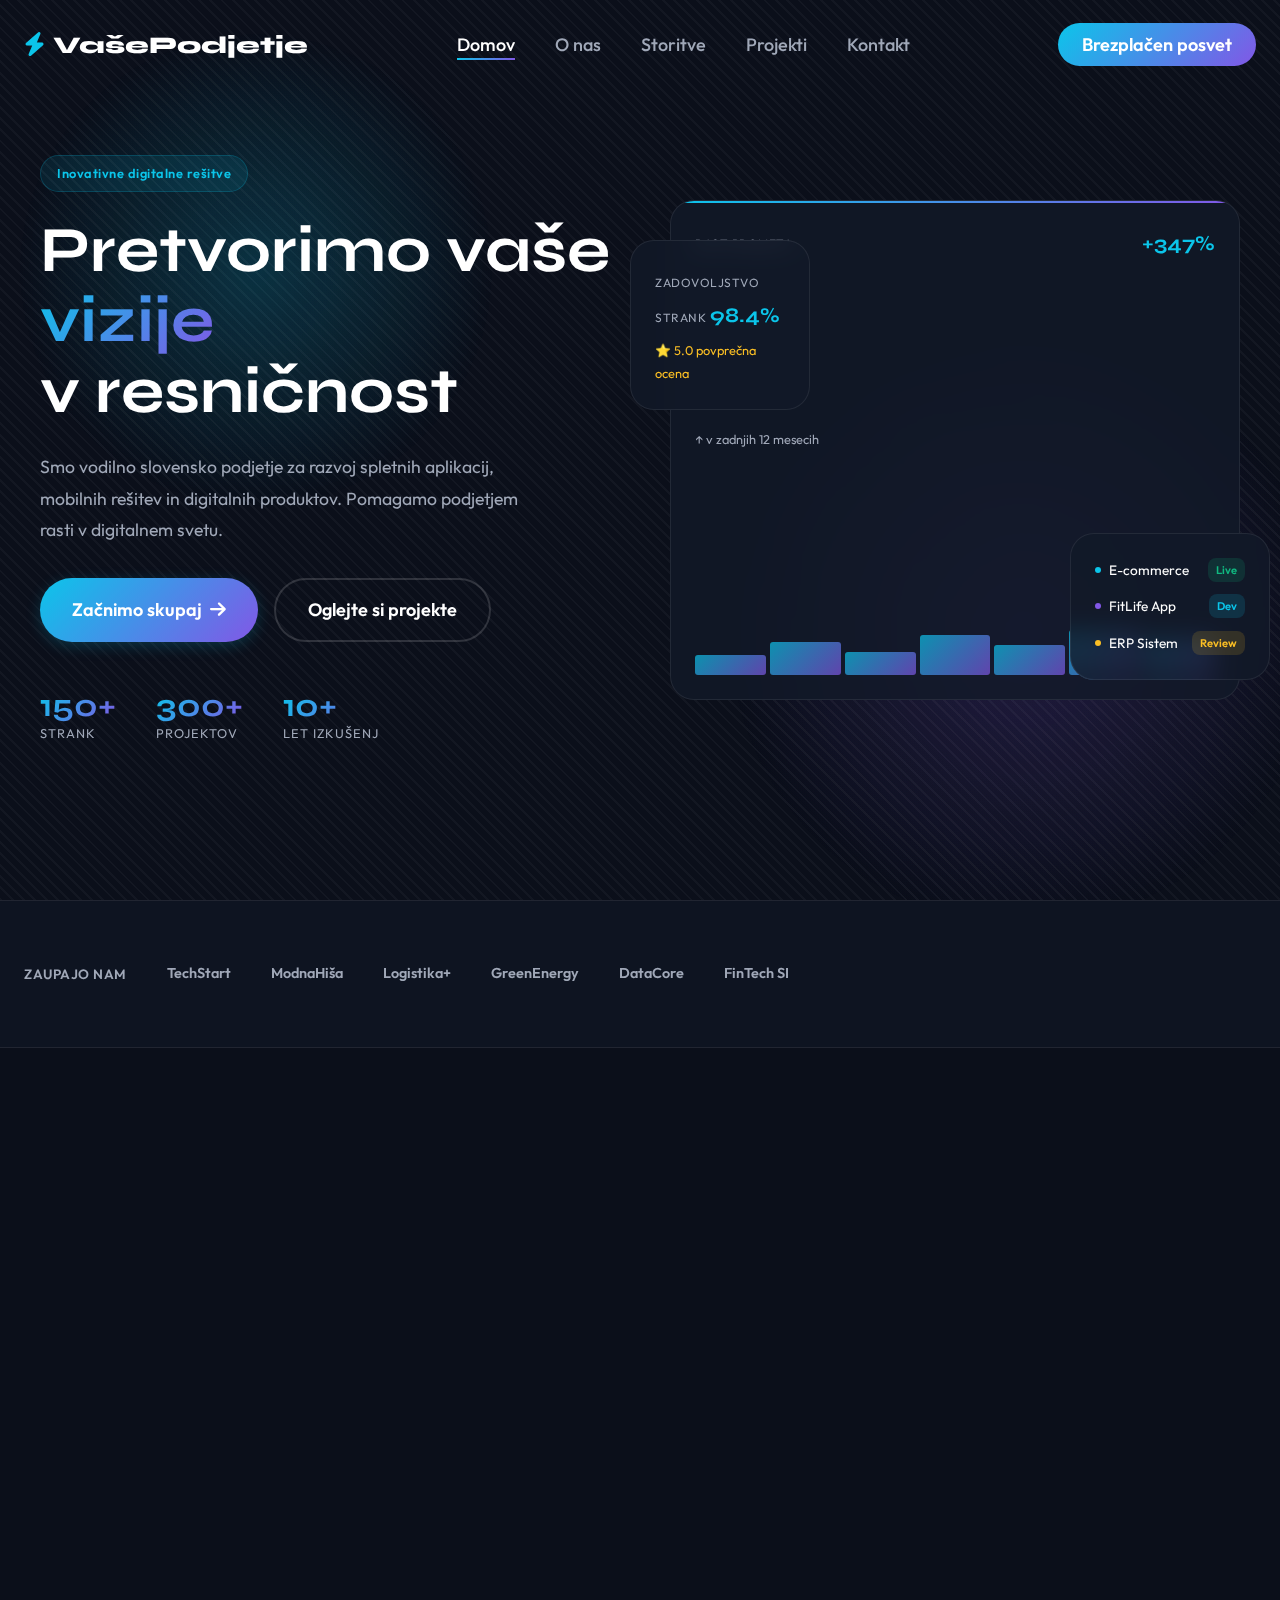
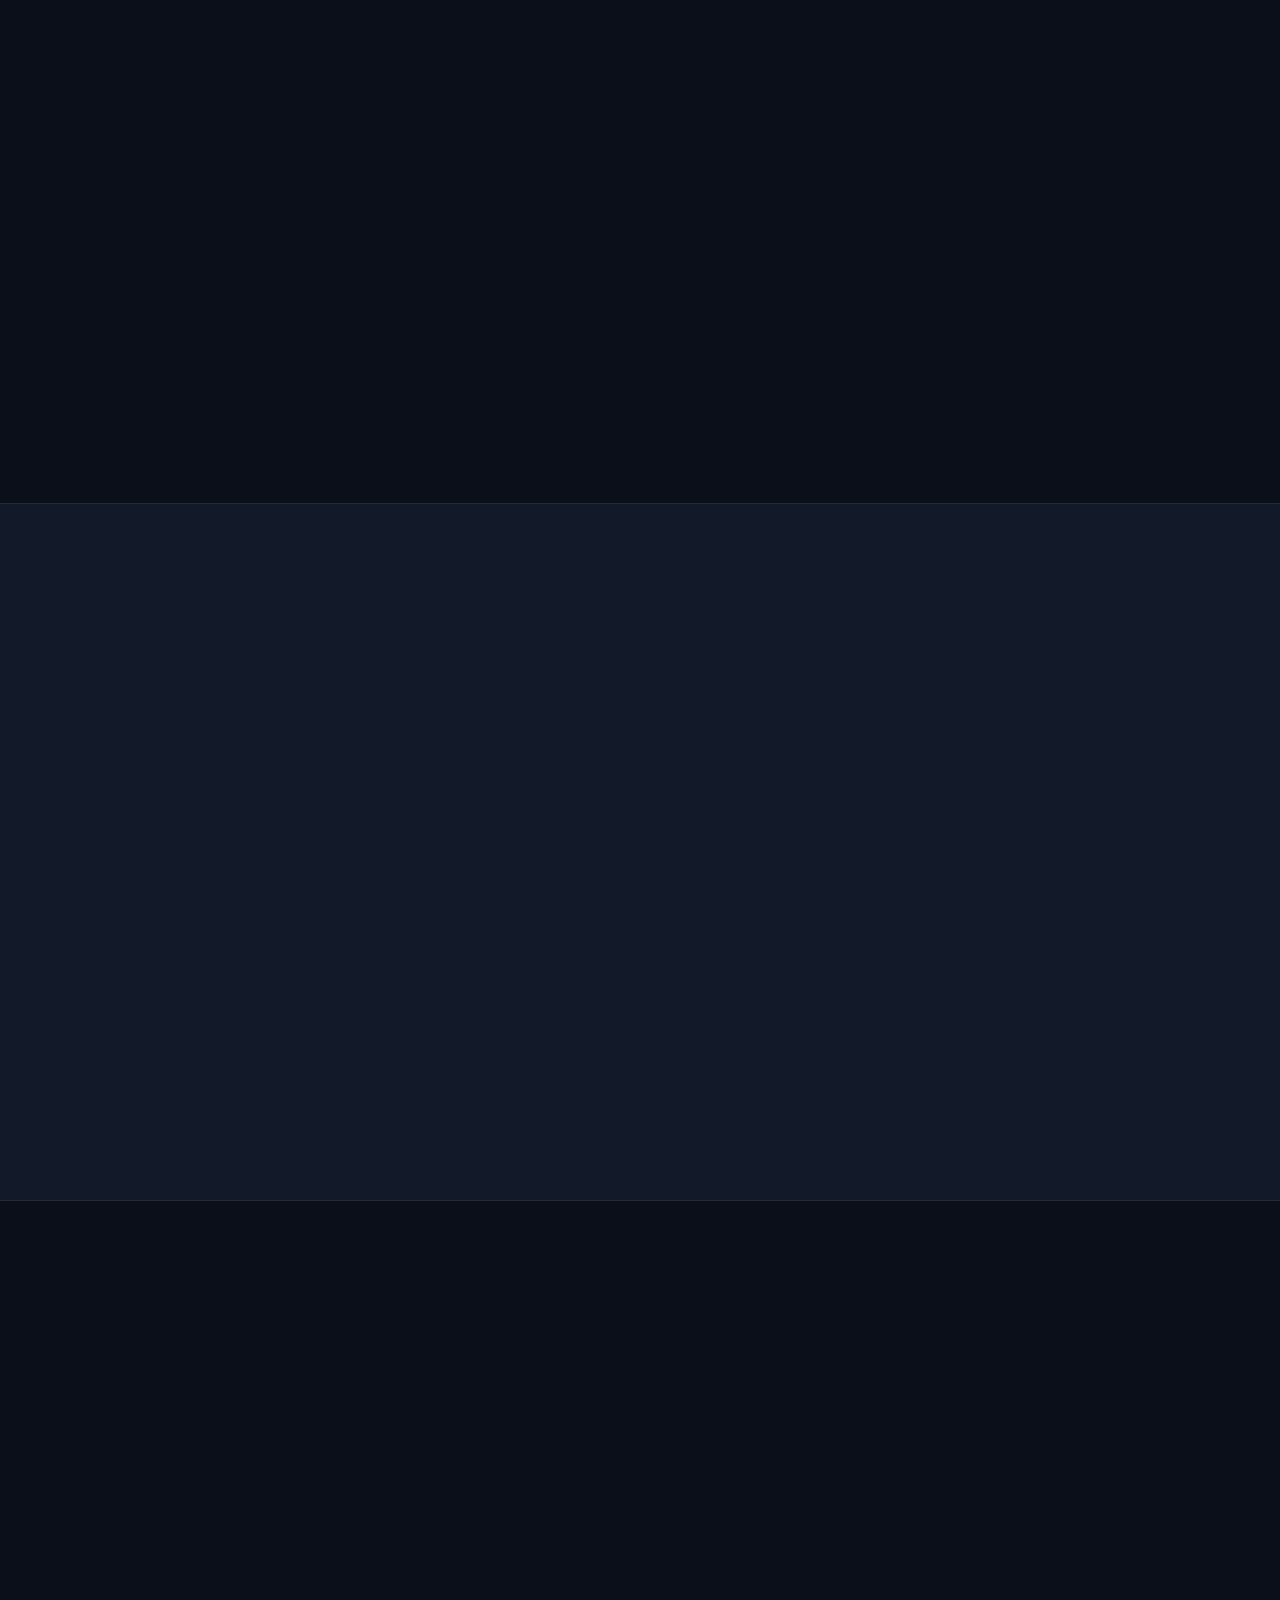
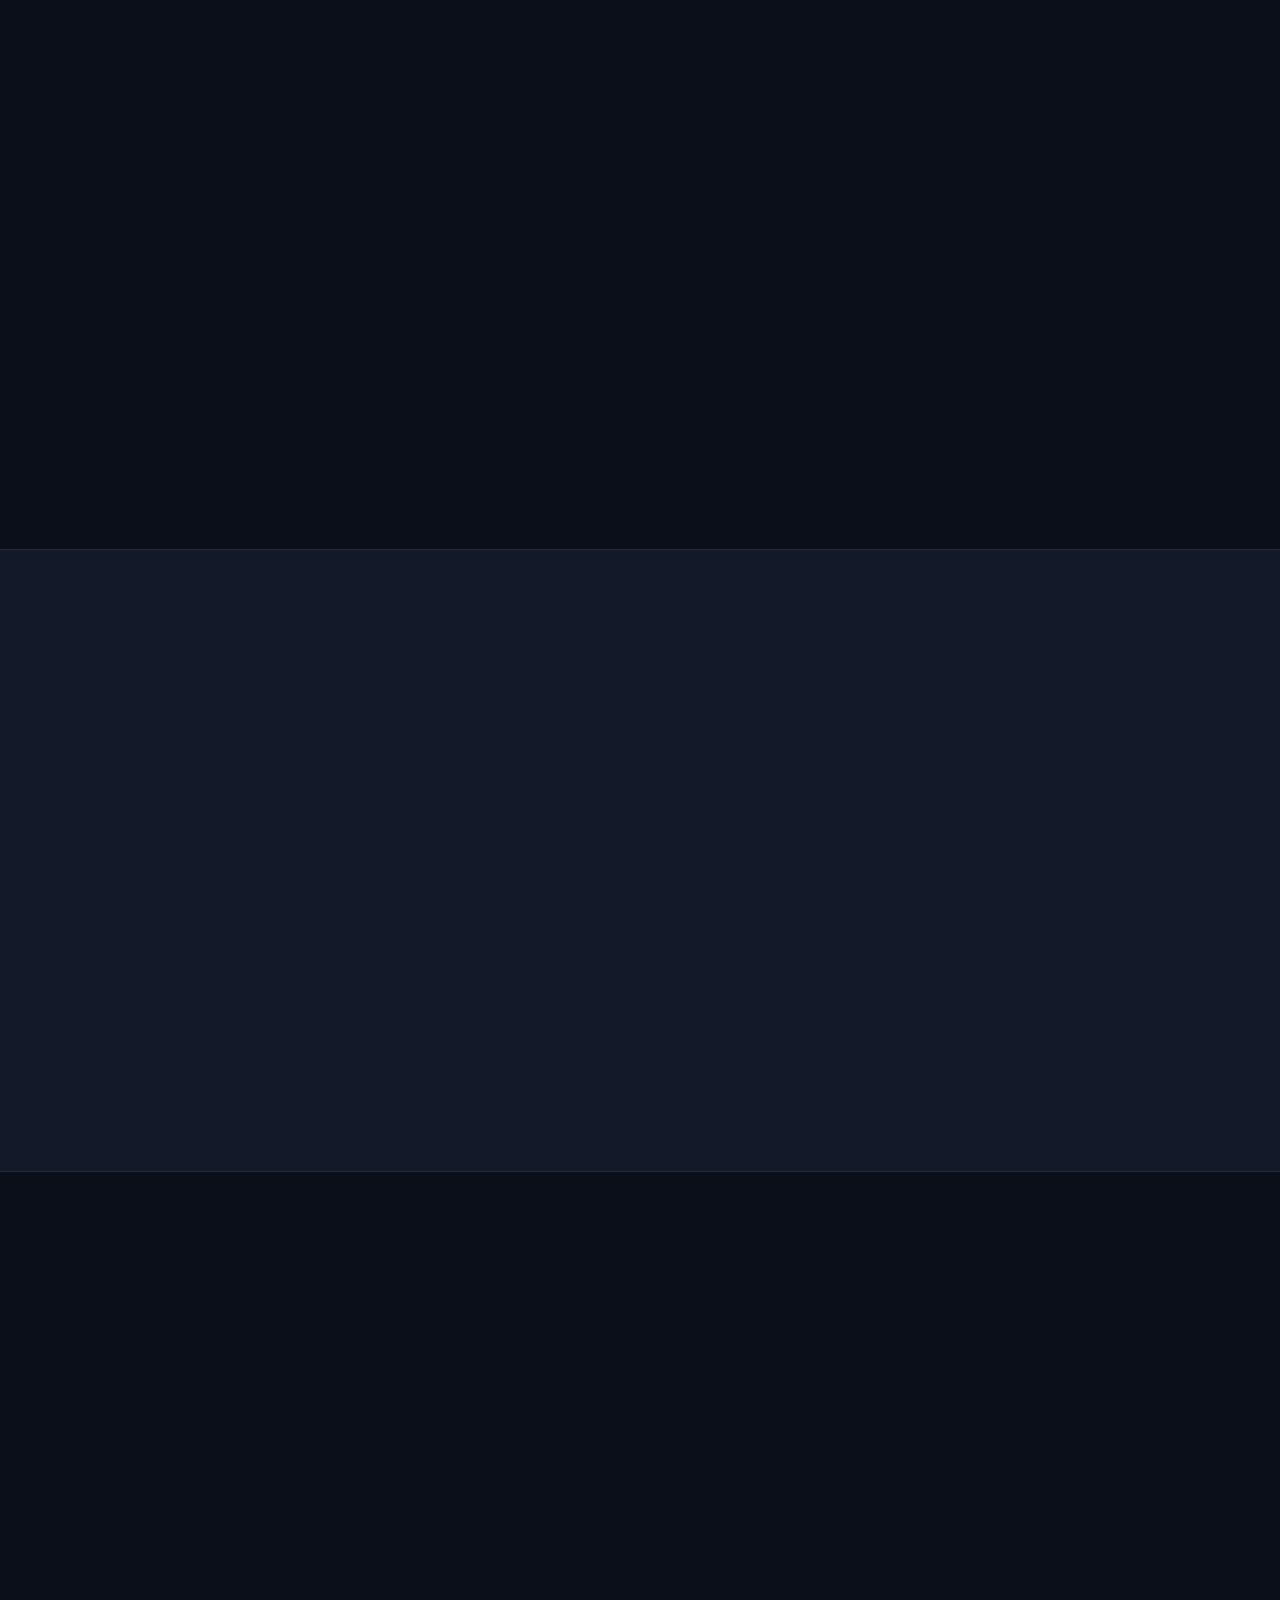
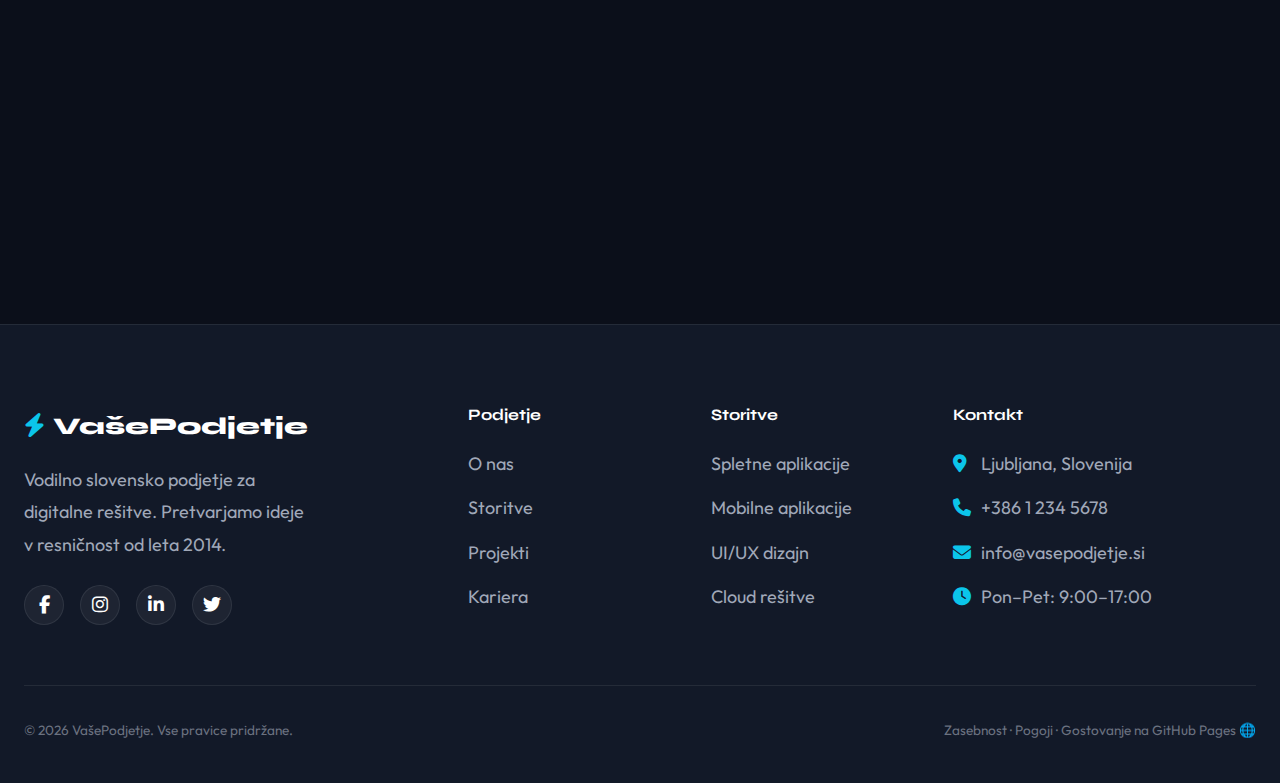
<file: index.html>
<!DOCTYPE html>
<html lang="sl">

<head>
    <meta charset="UTF-8">
    <meta name="viewport" content="width=device-width, initial-scale=1.0">
    <meta name="description"
        content="Vodilno slovensko podjetje za digitalne rešitve — spletne aplikacije, mobilne aplikacije, UI/UX dizajn">
    <title>VašePodjetje — Digitalne Rešitve</title>

    <!-- Google Fonts - Syne & Outfit -->
    <link rel="preconnect" href="https://fonts.googleapis.com">
    <link rel="preconnect" href="https://fonts.gstatic.com" crossorigin>
    <link
        href="https://fonts.googleapis.com/css2?family=Syne:wght@400;500;600;700;800&family=Outfit:wght@300;400;500;600&display=swap"
        rel="stylesheet">

    <!-- Font Awesome Icons -->
    <link rel="stylesheet" href="https://cdnjs.cloudflare.com/ajax/libs/font-awesome/6.4.0/css/all.min.css">

    <!-- Custom CSS -->
    <link rel="stylesheet" href="styles.css">
</head>

<body>

    <!-- Page Transition Overlay -->
    <div id="page-transition"></div>

    <!-- Global Background -->
    <div class="global-bg-pattern"></div>

    <!-- Navigation -->
    <nav class="navbar" id="navbar">
        <div class="container">
            <a href="index.html" class="logo">
                <span class="logo-icon"><i class="fas fa-bolt"></i></span>
                <span class="logo-text">VašePodjetje</span>
            </a>
            <ul class="nav-links">
                <li><a href="index.html" class="active">Domov</a></li>
                <li><a href="about.html">O nas</a></li>
                <li><a href="services.html">Storitve</a></li>
                <li><a href="projects.html">Projekti</a></li>
                <li><a href="contact.html">Kontakt</a></li>
            </ul>
            <div class="nav-actions">
                <a href="contact.html" class="nav-cta">Brezplačen posvet</a>
                <button class="mobile-menu-toggle" id="mobileMenuToggle" aria-label="Meni">
                    <span></span>
                    <span></span>
                    <span></span>
                </button>
            </div>
        </div>
    </nav>

    <main>
        <!-- Hero Section -->
        <section class="hero">
            <div class="hero-bg-pattern"></div>
            <div class="container">
                <div class="hero-grid">
                    <div class="hero-content reveal">
                        <span class="hero-tagline">Inovativne digitalne rešitve</span>
                        <h1 class="hero-title">
                            Pretvorimo vaše <br>
                            <span class="gradient-text">vizije</span> <br>
                            v resničnost
                        </h1>
                        <p class="hero-description">
                            Smo vodilno slovensko podjetje za razvoj spletnih aplikacij,
                            mobilnih rešitev in digitalnih produktov. Pomagamo podjetjem
                            rasti v digitalnem svetu.
                        </p>
                        <div class="hero-buttons">
                            <a href="contact.html" class="btn btn-primary">
                                Začnimo skupaj <i class="fas fa-arrow-right btn-icon"></i>
                            </a>
                            <a href="projects.html" class="btn btn-outline">
                                Oglejte si projekte
                            </a>
                        </div>
                        <div class="hero-stats">
                            <div class="stat-item">
                                <span class="stat-number">150+</span>
                                <span class="stat-label">Strank</span>
                            </div>
                            <div class="stat-item">
                                <span class="stat-number">300+</span>
                                <span class="stat-label">Projektov</span>
                            </div>
                            <div class="stat-item">
                                <span class="stat-number">10+</span>
                                <span class="stat-label">Let izkušenj</span>
                            </div>
                        </div>
                    </div>

                    <!-- Visual Cards (Hero Right) -->
                    <div class="hero-visual reveal reveal-delay-2">
                        <div class="card-stack">
                            <div class="card card-large">
                                <div class="card-header">
                                    <span class="card-label">Rast prometa</span>
                                    <span class="card-value">+347%</span>
                                </div>
                                <div class="card-metric">↑ v zadnjih 12 mesecih</div>
                                <div class="card-chart">
                                    <span class="chart-bar" style="height: 40%;"></span>
                                    <span class="chart-bar" style="height: 65%;"></span>
                                    <span class="chart-bar" style="height: 45%;"></span>
                                    <span class="chart-bar" style="height: 80%;"></span>
                                    <span class="chart-bar" style="height: 60%;"></span>
                                    <span class="chart-bar" style="height: 90%;"></span>
                                    <span class="chart-bar" style="height: 75%;"></span>
                                </div>
                            </div>
                            <div class="card card-float-1">
                                <div class="project-list">
                                    <div class="project-item">
                                        <span class="project-dot dot-cyan"></span>
                                        <span class="project-name">E-commerce</span>
                                        <span class="project-status status-live">Live</span>
                                    </div>
                                    <div class="project-item">
                                        <span class="project-dot dot-violet"></span>
                                        <span class="project-name">FitLife App</span>
                                        <span class="project-status status-progress">Dev</span>
                                    </div>
                                    <div class="project-item">
                                        <span class="project-dot dot-gold"></span>
                                        <span class="project-name">ERP Sistem</span>
                                        <span class="project-status status-review">Review</span>
                                    </div>
                                </div>
                            </div>
                            <div class="card card-float-2">
                                <span class="card-label">Zadovoljstvo strank</span>
                                <span class="card-value">98.4%</span>
                                <span class="card-rating">⭐ 5.0 povprečna ocena</span>
                            </div>
                        </div>
                    </div>
                </div>
            </div>
        </section>

        <!-- Trusted By Section -->
        <section class="trusted-by">
            <div class="container">
                <div class="trusted-grid">
                    <span class="trusted-label">Zaupajo nam</span>
                    <div class="trusted-logos">
                        <span class="logo-item">TechStart</span>
                        <span class="logo-item">ModnaHiša</span>
                        <span class="logo-item">Logistika+</span>
                        <span class="logo-item">GreenEnergy</span>
                        <span class="logo-item">DataCore</span>
                        <span class="logo-item">FinTech SI</span>
                    </div>
                </div>
            </div>
        </section>

        <!-- Services Preview -->
        <section class="services">
            <div class="container">
                <div class="section-header reveal">
                    <span class="badge">Naše storitve</span>
                    <h2>Celovite digitalne <br> rešitve za vaše podjetje</h2>
                    <p>Od ideje do lansiranja — pokrijemo vsak korak digitalne transformacije</p>
                </div>
                <div class="services-grid">
                    <div class="service-card reveal reveal-delay-1">
                        <div class="service-icon"><i class="fas fa-globe"></i></div>
                        <h3>Spletne aplikacije</h3>
                        <p>Moderne, skalabilne spletne aplikacije z vrhunsko uporabniško izkušnjo.</p>
                        <a href="services.html#web" class="service-link">Izvedite več <i
                                class="fas fa-arrow-right"></i></a>
                    </div>
                    <div class="service-card reveal reveal-delay-2">
                        <div class="service-icon"><i class="fas fa-mobile-alt"></i></div>
                        <h3>Mobilne aplikacije</h3>
                        <p>Native in cross-platform mobilne aplikacije za iOS in Android.</p>
                        <a href="services.html#mobile" class="service-link">Izvedite več <i
                                class="fas fa-arrow-right"></i></a>
                    </div>
                    <div class="service-card reveal reveal-delay-3">
                        <div class="service-icon"><i class="fas fa-paint-brush"></i></div>
                        <h3>UI/UX Oblikovanje</h3>
                        <p>Privlačen in funkcionalen dizajn, ki navdušuje uporabnike.</p>
                        <a href="services.html#design" class="service-link">Izvedite več <i
                                class="fas fa-arrow-right"></i></a>
                    </div>
                    <div class="service-card reveal reveal-delay-1">
                        <div class="service-icon"><i class="fas fa-cloud"></i></div>
                        <h3>Cloud rešitve</h3>
                        <p>Varno in skalabilno gostovanje vaših aplikacij z 99.9% uptime garancijo.</p>
                        <a href="services.html#cloud" class="service-link">Izvedite več <i
                                class="fas fa-arrow-right"></i></a>
                    </div>
                    <div class="service-card reveal reveal-delay-2">
                        <div class="service-icon"><i class="fas fa-robot"></i></div>
                        <h3>AI & Avtomatizacija</h3>
                        <p>Inteligentne rešitve za avtomatizacijo poslovnih procesov.</p>
                        <a href="services.html#ai" class="service-link">Izvedite več <i
                                class="fas fa-arrow-right"></i></a>
                    </div>
                    <div class="service-card reveal reveal-delay-3">
                        <div class="service-icon"><i class="fas fa-lock"></i></div>
                        <h3>Kibernetska varnost</h3>
                        <p>Zaščitite svoje poslovanje z naprednimi varnostnimi rešitvami.</p>
                        <a href="services.html#security" class="service-link">Izvedite več <i
                                class="fas fa-arrow-right"></i></a>
                    </div>
                </div>
            </div>
        </section>

        <!-- Why Us Section -->
        <section class="why-us">
            <div class="container">
                <div class="why-us-grid">
                    <div class="why-us-content reveal">
                        <span class="badge badge-violet">Zakaj mi?</span>
                        <h2>Vaš partner za digitalno transformacijo</h2>
                        <p>S kombinacijo tehnične odličnosti, kreativnosti in poslovnega razumevanja vam pomagamo doseči
                            in preseči vaše cilje.</p>

                        <div class="features-list">
                            <div class="feature-item">
                                <div class="feature-check"><i class="fas fa-check"></i></div>
                                <div class="feature-text">
                                    <h4>Izkušena ekipa</h4>
                                    <p>30+ certificiranih strokovnjakov z več kot 10 leti izkušenj</p>
                                </div>
                            </div>
                            <div class="feature-item">
                                <div class="feature-check"><i class="fas fa-check"></i></div>
                                <div class="feature-text">
                                    <h4>Preverjene tehnologije</h4>
                                    <p>Gradimo na najsodobnejšem in najzanesljivejšem stacku</p>
                                </div>
                            </div>
                            <div class="feature-item">
                                <div class="feature-check"><i class="fas fa-check"></i></div>
                                <div class="feature-text">
                                    <h4>Podpora 24/7</h4>
                                    <p>Vedno vam stojimo ob strani — pred, med in po projektu</p>
                                </div>
                            </div>
                            <div class="feature-item">
                                <div class="feature-check"><i class="fas fa-check"></i></div>
                                <div class="feature-text">
                                    <h4>Konkurenčne cene</h4>
                                    <p>Vrhunska kakovost po dostopnih cenah, brez presenečenj</p>
                                </div>
                            </div>
                        </div>

                        <a href="about.html" class="btn btn-primary">Spoznajte nas <i
                                class="fas fa-arrow-right btn-icon"></i></a>
                    </div>

                    <div class="why-us-visual reveal reveal-delay-2">
                        <div class="performance-card">
                            <div class="card-header">
                                <h4>Pregled uspešnosti</h4>
                                <span class="card-subtitle">Zadnjih 30 dni</span>
                            </div>

                            <div class="stats-mini-grid">
                                <div class="mini-stat">
                                    <span class="mini-stat-value">+52%</span>
                                    <span class="mini-stat-label">Rast prometa</span>
                                </div>
                                <div class="mini-stat">
                                    <span class="mini-stat-value">98%</span>
                                    <span class="mini-stat-label">Uptime</span>
                                </div>
                                <div class="mini-stat">
                                    <span class="mini-stat-value">0.8s</span>
                                    <span class="mini-stat-label">Čas nalaganja</span>
                                </div>
                                <div class="mini-stat">
                                    <span class="mini-stat-value">4.9★</span>
                                    <span class="mini-stat-label">Ocena strank</span>
                                </div>
                            </div>

                            <div class="progress-bars">
                                <div class="progress-item">
                                    <span>Zadovoljstvo</span>
                                    <span class="progress-value">96%</span>
                                </div>
                                <div class="progress-bar-bg">
                                    <div class="progress-fill" style="width: 96%;"></div>
                                </div>

                                <div class="progress-item">
                                    <span>Pravočasnost</span>
                                    <span class="progress-value">92%</span>
                                </div>
                                <div class="progress-bar-bg">
                                    <div class="progress-fill" style="width: 92%;"></div>
                                </div>

                                <div class="progress-item">
                                    <span>Kakovost kode</span>
                                    <span class="progress-value">98%</span>
                                </div>
                                <div class="progress-bar-bg">
                                    <div class="progress-fill" style="width: 98%;"></div>
                                </div>
                            </div>
                        </div>
                    </div>
                </div>
            </div>
        </section>

        <!-- Projects Preview -->
        <section class="projects">
            <div class="container">
                <div class="section-header reveal">
                    <span class="badge badge-gold">Naši projekti</span>
                    <h2>Nedavni uspešni <br> projekti</h2>
                    <p>Oglejte si izbor naših najnovejših del in referenc</p>
                </div>
                <div class="projects-grid-home">
                    <div class="project-card reveal reveal-delay-1">
                        <div class="project-thumb"><i class="fas fa-shopping-cart"></i></div>
                        <div class="project-body">
                            <div class="project-category">Spletna aplikacija</div>
                            <h3>E-trgovina ModnaHiša</h3>
                            <p>Celostna e-commerce platforma z integracijo plačil in analitiko.</p>
                            <div class="project-tags">
                                <span class="tag">React</span>
                                <span class="tag">Node.js</span>
                                <span class="tag">PostgreSQL</span>
                            </div>
                        </div>
                    </div>
                    <div class="project-card reveal reveal-delay-2">
                        <div class="project-thumb"><i class="fas fa-dumbbell"></i></div>
                        <div class="project-body">
                            <div class="project-category">Mobilna aplikacija</div>
                            <h3>FitLife App</h3>
                            <p>Cross-platform fitnes aplikacija z AI asistentom in personaliziranimi treningi.</p>
                            <div class="project-tags">
                                <span class="tag">React Native</span>
                                <span class="tag">Firebase</span>
                                <span class="tag">AI/ML</span>
                            </div>
                        </div>
                    </div>
                    <div class="project-card reveal reveal-delay-3">
                        <div class="project-thumb"><i class="fas fa-industry"></i></div>
                        <div class="project-body">
                            <div class="project-category">Enterprise</div>
                            <h3>ERP Sistem</h3>
                            <p>Celostna ERP rešitev za upravljanje proizvodnje, skladišča in kadrov.</p>
                            <div class="project-tags">
                                <span class="tag">Vue.js</span>
                                <span class="tag">Python</span>
                                <span class="tag">Docker</span>
                            </div>
                        </div>
                    </div>
                </div>
                <div class="text-center mt-3 reveal">
                    <a href="projects.html" class="btn btn-outline">Vsi projekti <i
                            class="fas fa-arrow-right btn-icon"></i></a>
                </div>
            </div>
        </section>

        <!-- Testimonials -->
        <section class="testimonials">
            <div class="container">
                <div class="section-header center reveal">
                    <span class="badge">Reference</span>
                    <h2>Kaj pravijo naše stranke</h2>
                </div>
                <div class="testimonials-grid">
                    <div class="testimonial-card reveal reveal-delay-1">
                        <div class="stars">
                            <i class="fas fa-star"></i><i class="fas fa-star"></i><i class="fas fa-star"></i><i
                                class="fas fa-star"></i><i class="fas fa-star"></i>
                        </div>
                        <p class="testimonial-text">"Ekipa je presegla vsa naša pričakovanja. Projekt je bil dostavljen
                            pravočasno in v okviru proračuna."</p>
                        <div class="testimonial-author">
                            <div class="author-avatar">JN</div>
                            <div class="author-info">
                                <div class="author-name">Janez Novak</div>
                                <div class="author-role">CEO, TechStart d.o.o.</div>
                            </div>
                        </div>
                    </div>
                    <div class="testimonial-card reveal reveal-delay-2">
                        <div class="stars">
                            <i class="fas fa-star"></i><i class="fas fa-star"></i><i class="fas fa-star"></i><i
                                class="fas fa-star"></i><i class="fas fa-star"></i>
                        </div>
                        <p class="testimonial-text">"Profesionalnost in strokovnost na najvišji ravni. Naša nova spletna
                            aplikacija je povečala promet za 300%."</p>
                        <div class="testimonial-author">
                            <div class="author-avatar">AK</div>
                            <div class="author-info">
                                <div class="author-name">Ana Kovač</div>
                                <div class="author-role">Direktorica, ModnaHiša</div>
                            </div>
                        </div>
                    </div>
                    <div class="testimonial-card reveal reveal-delay-3">
                        <div class="stars">
                            <i class="fas fa-star"></i><i class="fas fa-star"></i><i class="fas fa-star"></i><i
                                class="fas fa-star"></i><i class="fas fa-star"></i>
                        </div>
                        <p class="testimonial-text">"Odlična komunikacija in podpora tudi po zaključku projekta.
                            Partnerstvo z njimi je bila najboljša naložba."</p>
                        <div class="testimonial-author">
                            <div class="author-avatar">MH</div>
                            <div class="author-info">
                                <div class="author-name">Marko Horvat</div>
                                <div class="author-role">IT Manager, Logistika Plus</div>
                            </div>
                        </div>
                    </div>
                </div>
            </div>
        </section>

        <!-- CTA -->
        <section class="cta">
            <div class="container">
                <div class="cta-card reveal">
                    <span class="badge">Začnimo</span>
                    <h2>Pripravljeni na <br><span class="gradient-text">digitalno transformacijo?</span></h2>
                    <p>Stopite v stik z nami in skupaj ustvarimo digitalni produkt, ki bo vaše podjetje popeljal naprej.
                    </p>
                    <div class="cta-buttons">
                        <a href="contact.html" class="btn btn-primary btn-large">Kontaktirajte nas <i
                                class="fas fa-arrow-right btn-icon"></i></a>
                        <a href="services.html" class="btn btn-outline btn-large">Pregled storitev</a>
                    </div>
                </div>
            </div>
        </section>
    </main>

    <!-- Footer -->
    <footer class="footer">
        <div class="container">
            <div class="footer-grid">
                <div>
                    <div class="footer-logo">
                        <a href="index.html" class="logo">
                            <span class="logo-icon"><i class="fas fa-bolt"></i></span>
                            <span class="logo-text">VašePodjetje</span>
                        </a>
                    </div>
                    <p class="footer-about">Vodilno slovensko podjetje za digitalne rešitve. Pretvarjamo ideje v
                        resničnost od leta 2014.</p>
                    <div class="footer-social">
                        <a href="#" class="social-icon" aria-label="Facebook"><i class="fab fa-facebook-f"></i></a>
                        <a href="#" class="social-icon" aria-label="Instagram"><i class="fab fa-instagram"></i></a>
                        <a href="#" class="social-icon" aria-label="LinkedIn"><i class="fab fa-linkedin-in"></i></a>
                        <a href="#" class="social-icon" aria-label="Twitter"><i class="fab fa-twitter"></i></a>
                    </div>
                </div>
                <div class="footer-col">
                    <h4>Podjetje</h4>
                    <ul>
                        <li><a href="about.html">O nas</a></li>
                        <li><a href="services.html">Storitve</a></li>
                        <li><a href="projects.html">Projekti</a></li>
                        <li><a href="contact.html">Kariera</a></li>
                    </ul>
                </div>
                <div class="footer-col">
                    <h4>Storitve</h4>
                    <ul>
                        <li><a href="services.html#web">Spletne aplikacije</a></li>
                        <li><a href="services.html#mobile">Mobilne aplikacije</a></li>
                        <li><a href="services.html#design">UI/UX dizajn</a></li>
                        <li><a href="services.html#cloud">Cloud rešitve</a></li>
                    </ul>
                </div>
                <div class="footer-col">
                    <h4>Kontakt</h4>
                    <address>
                        <p><i class="fas fa-map-marker-alt"></i> Ljubljana, Slovenija</p>
                        <p><i class="fas fa-phone"></i> <a href="tel:+38612345678">+386 1 234 5678</a></p>
                        <p><i class="fas fa-envelope"></i> <a
                                href="mailto:info@vasepodjetje.si">info@vasepodjetje.si</a></p>
                        <p><i class="fas fa-clock"></i> Pon–Pet: 9:00–17:00</p>
                    </address>
                </div>
            </div>
            <div class="footer-bottom">
                <p>© 2026 VašePodjetje. Vse pravice pridržane.</p>
                <p><a href="#">Zasebnost</a> · <a href="#">Pogoji</a> · Gostovanje na GitHub Pages 🌐</p>
            </div>
        </div>
    </footer>

    <script src="script.js"></script>
</body>

</html>
</file>
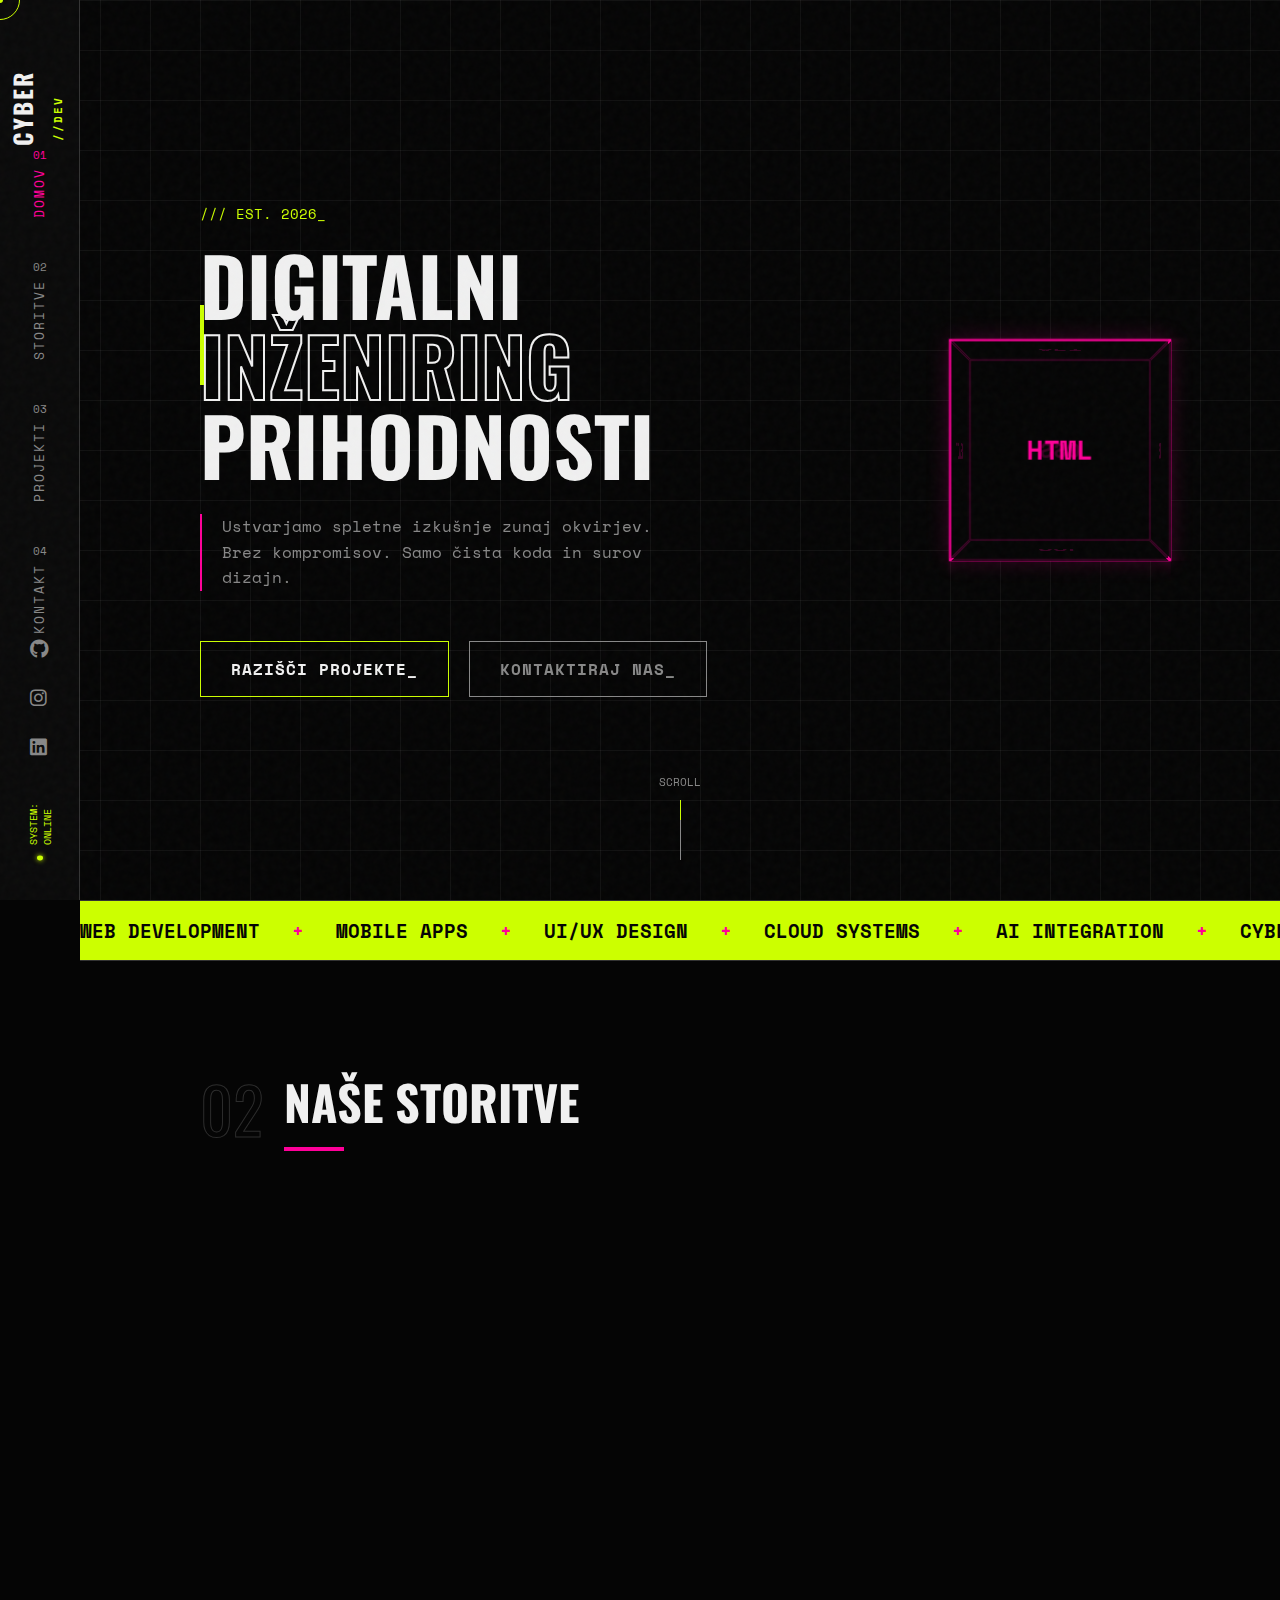
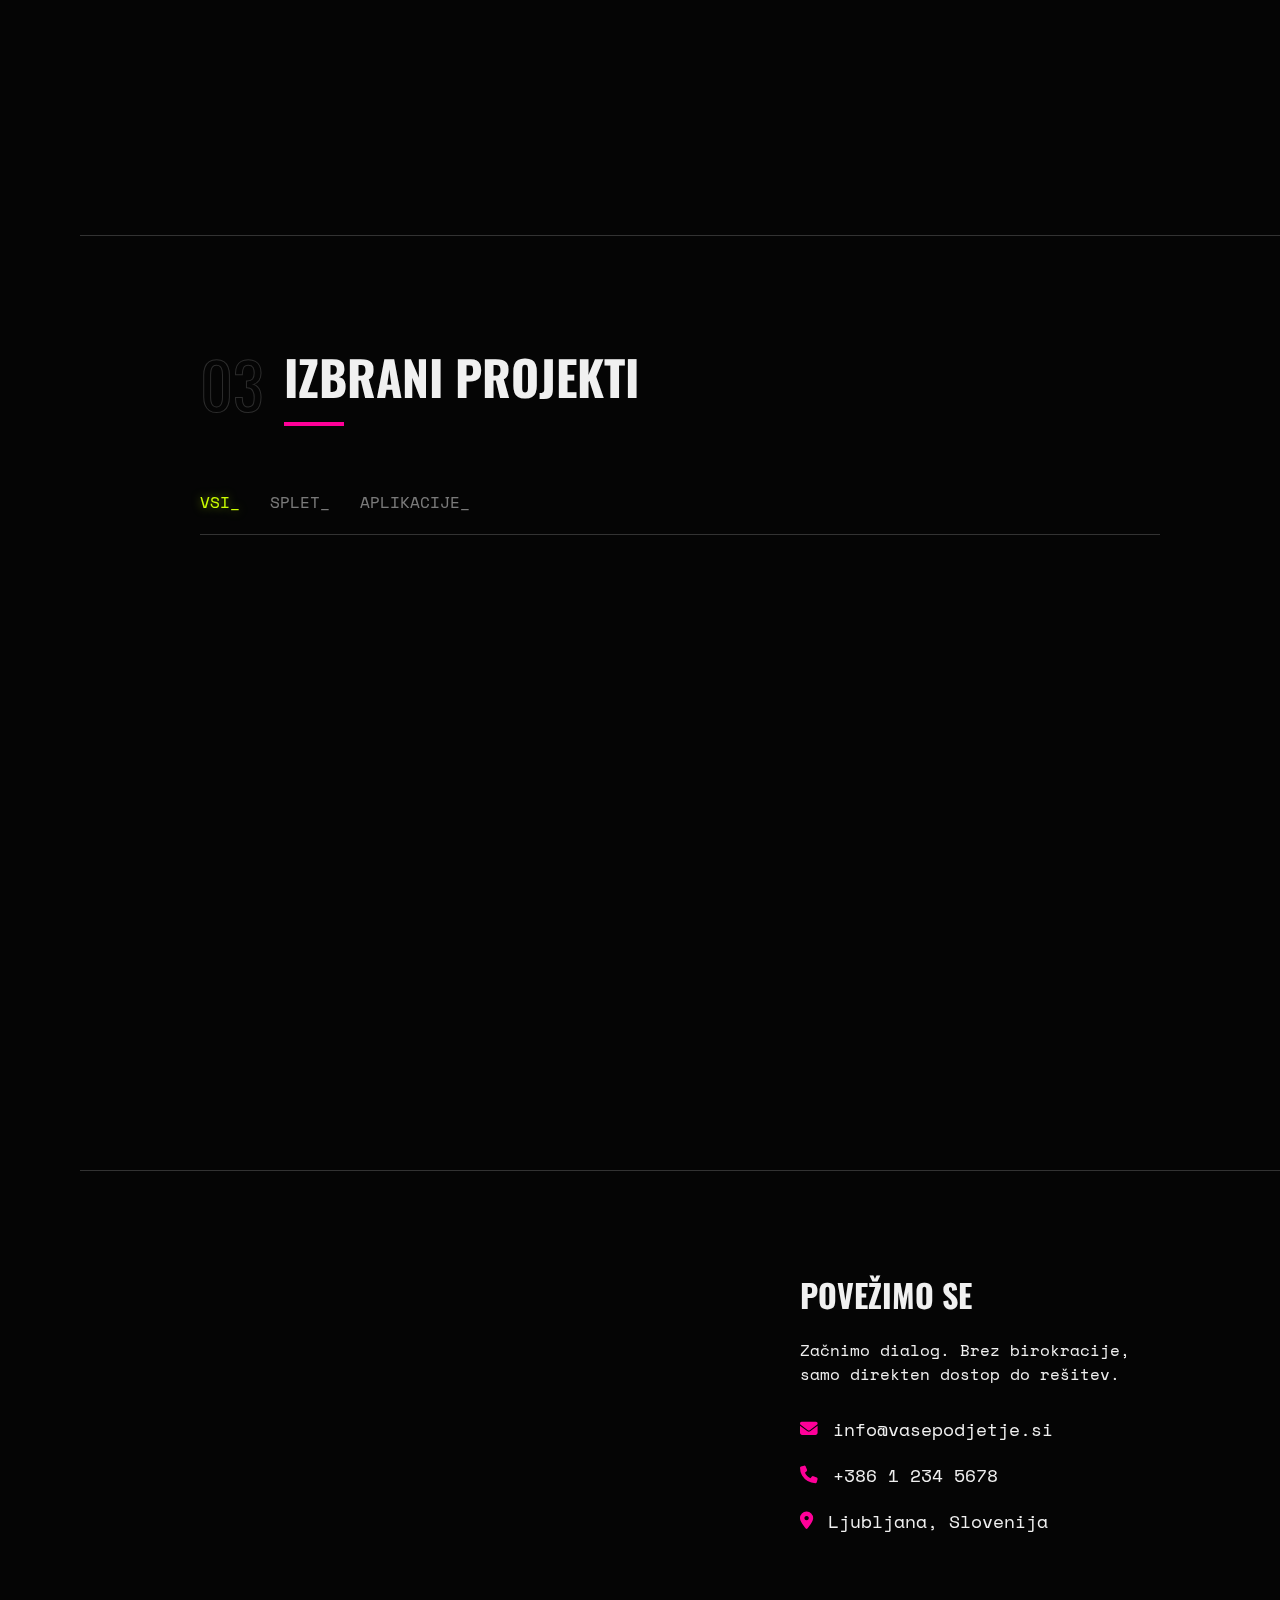
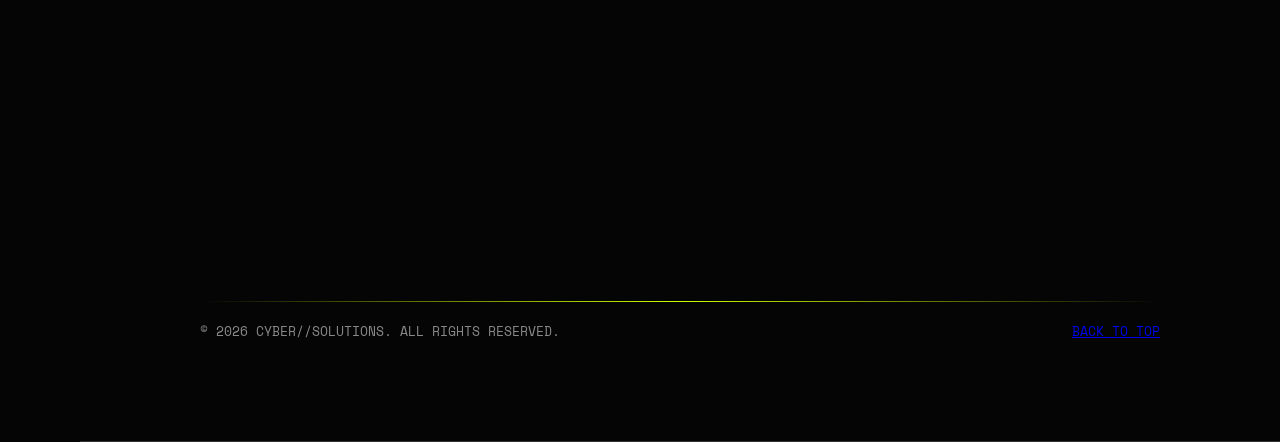
<file: test2/index.html>
<!DOCTYPE html>
<html lang="sl">

<head>
    <meta charset="UTF-8">
    <meta name="viewport" content="width=device-width, initial-scale=1.0">
    <title>CYBER // SOLUTIONS</title>

    <!-- Fonts: Space Mono & Oswald -->
    <link rel="preconnect" href="https://fonts.googleapis.com">
    <link rel="preconnect" href="https://fonts.gstatic.com" crossorigin>
    <link
        href="https://fonts.googleapis.com/css2?family=Oswald:wght@400;500;700&family=Space+Mono:ital,wght@0,400;0,700;1,400&display=swap"
        rel="stylesheet">

    <!-- Font Awesome -->
    <link rel="stylesheet" href="https://cdnjs.cloudflare.com/ajax/libs/font-awesome/6.4.0/css/all.min.css">

    <link rel="stylesheet" href="styles.css">
</head>

<body>

    <!-- SIDEBAR NAV -->
    <nav class="sidebar">
        <div class="logo">
            <span class="glitch" data-text="CYBER">CYBER</span>
            <span class="logo-sub">//DEV</span>
        </div>

        <ul class="nav-links">
            <li><a href="#home" class="nav-item active"><span class="nav-num">01</span><span
                        class="nav-text">DOMOV</span></a></li>
            <li><a href="#services" class="nav-item"><span class="nav-num">02</span><span
                        class="nav-text">STORITVE</span></a></li>
            <li><a href="#projects" class="nav-item"><span class="nav-num">03</span><span
                        class="nav-text">PROJEKTI</span></a></li>
            <li><a href="#contact" class="nav-item"><span class="nav-num">04</span><span
                        class="nav-text">KONTAKT</span></a></li>
        </ul>

        <div class="socials">
            <a href="#"><i class="fab fa-github"></i></a>
            <a href="#"><i class="fab fa-instagram"></i></a>
            <a href="#"><i class="fab fa-linkedin"></i></a>
        </div>

        <div class="status-indicator">
            <span class="status-dot"></span>
            SYSTEM: ONLINE
        </div>
    </nav>

    <!-- FLOATING ELEMENTS -->
    <div class="cursor-dot" id="cursor-dot"></div>
    <div class="cursor-circle" id="cursor-circle"></div>
    <div class="noise-overlay"></div>
    <div class="grid-overlay"></div>

    <main class="content-wrapper">

        <!-- HERO SECTION -->
        <section id="home" class="hero-section">
            <div class="hero-content">
                <div class="hero-label">/// EST. 2026_</div>
                <h1 class="hero-title">
                    DIGITALNI <br>
                    <span class="highlight">INŽENIRING</span> <br>
                    PRIHODNOSTI
                </h1>
                <p class="hero-desc">
                    Ustvarjamo spletne izkušnje zunaj okvirjev.
                    Brez kompromisov. Samo čista koda in surov dizajn.
                </p>
                <div class="hero-actions">
                    <a href="#projects" class="cyber-btn primary-btn">
                        <span class="btn-content">Razišči Projekte_</span>
                        <span class="btn-glitch"></span>
                    </a>
                    <a href="#contact" class="cyber-btn secondary-btn">
                        <span class="btn-content">Kontaktiraj Nas_</span>
                    </a>
                </div>
            </div>

            <div class="hero-graphic">
                <div class="cyber-cube">
                    <div class="cube-face front">HTML</div>
                    <div class="cube-face back">CSS</div>
                    <div class="cube-face right">JS</div>
                    <div class="cube-face left">REACT</div>
                    <div class="cube-face top">API</div>
                    <div class="cube-face bottom">SQL</div>
                </div>
            </div>

            <div class="scroll-indicator">
                <span>SCROLL</span>
                <div class="line"></div>
            </div>
        </section>

        <!-- MARQUEE BANNER -->
        <div class="marquee-container">
            <div class="marquee-content">
                <span>WEB DEVELOPMENT</span> <span class="separator">+</span>
                <span>MOBILE APPS</span> <span class="separator">+</span>
                <span>UI/UX DESIGN</span> <span class="separator">+</span>
                <span>CLOUD SYSTEMS</span> <span class="separator">+</span>
                <span>AI INTEGRATION</span> <span class="separator">+</span>
                <span>CYBER SECURITY</span> <span class="separator">+</span>
                <span>WEB DEVELOPMENT</span> <span class="separator">+</span>
                <span>MOBILE APPS</span> <span class="separator">+</span>
            </div>
        </div>

        <!-- SERVICES SECTION -->
        <section id="services" class="section services-section">
            <div class="section-header">
                <span class="section-num">02</span>
                <h2 class="section-title">NAŠE STORITVE</h2>
            </div>

            <div class="bento-grid">
                <div class="bento-card card-large">
                    <div class="card-icon"><i class="fas fa-code"></i></div>
                    <h3>Web Development</h3>
                    <p>Izdelava naprednih spletnih aplikacij in strani, ki dominirajo na trgu.</p>
                    <ul class="tech-list">
                        <li>React</li>
                        <li>Next.js</li>
                        <li>Node.js</li>
                    </ul>
                </div>

                <div class="bento-card">
                    <div class="card-icon"><i class="fas fa-mobile-alt"></i></div>
                    <h3>Mobile Apps</h3>
                    <p>Native in Cross-platform mobilne rešitve za iOS in Android.</p>
                </div>

                <div class="bento-card">
                    <div class="card-icon"><i class="fas fa-paint-brush"></i></div>
                    <h3>UI/UX Design</h3>
                    <p>Futuristični vmesniki z odlično uporabniško izkušnjo.</p>
                </div>

                <div class="bento-card card-wide">
                    <div class="card-content-row">
                        <div class="card-icon"><i class="fas fa-rocket"></i></div>
                        <div>
                            <h3>Optimizacija & SEO</h3>
                            <p>Poskrbimo, da vas najdejo. Hitrost in rangiranje na prvem mestu.</p>
                        </div>
                    </div>
                </div>
            </div>
        </section>

        <!-- PROJECTS SECTION -->
        <section id="projects" class="section projects-section">
            <div class="section-header">
                <span class="section-num">03</span>
                <h2 class="section-title">IZBRANI PROJEKTI</h2>
            </div>

            <div class="status-bar-container">
                <div class="status-bar-item active" data-filter="all">VSI_</div>
                <div class="status-bar-item" data-filter="web">SPLET_</div>
                <div class="status-bar-item" data-filter="app">APLIKACIJE_</div>
            </div>

            <div class="project-list">
                <!-- Project 1 -->
                <div class="project-row" data-category="web">
                    <div class="project-info">
                        <span class="proj-cat">E-COMMERCE // 2025</span>
                        <h3 class="proj-title">NEON MARKET</h3>
                    </div>
                    <div class="project-reveal-img">
                        <!-- Placeholder for hover image -->
                        <div class="proj-placeholder" style="background: linear-gradient(45deg, #111, #222);">
                            <i class="fas fa-shopping-cart"></i>
                        </div>
                    </div>
                    <a href="#" class="proj-link"><i class="fas fa-arrow-right"></i></a>
                </div>

                <!-- Project 2 -->
                <div class="project-row" data-category="app">
                    <div class="project-info">
                        <span class="proj-cat">FINTECH APP // 2024</span>
                        <h3 class="proj-title">CRYPTO VAULT</h3>
                    </div>
                    <div class="project-reveal-img">
                        <div class="proj-placeholder" style="background: linear-gradient(45deg, #050505, #1a1a1a);">
                            <i class="fas fa-wallet"></i>
                        </div>
                    </div>
                    <a href="#" class="proj-link"><i class="fas fa-arrow-right"></i></a>
                </div>

                <!-- Project 3 -->
                <div class="project-row" data-category="web">
                    <div class="project-info">
                        <span class="proj-cat">CORPORATE // 2025</span>
                        <h3 class="proj-title">AERO DYNAMICS</h3>
                    </div>
                    <div class="project-reveal-img">
                        <div class="proj-placeholder" style="background: linear-gradient(45deg, #000, #111);">
                            <i class="fas fa-plane"></i>
                        </div>
                    </div>
                    <a href="#" class="proj-link"><i class="fas fa-arrow-right"></i></a>
                </div>
            </div>
        </section>

        <!-- CONTACT SECTION -->
        <section id="contact" class="section contact-section">
            <div class="contact-wrapper">
                <div class="contact-terminal">
                    <div class="terminal-header">
                        <div class="terminal-dots">
                            <span class="dot red"></span>
                            <span class="dot yellow"></span>
                            <span class="dot green"></span>
                        </div>
                        <div class="terminal-title">user@server:~/contact-form</div>
                    </div>

                    <div class="terminal-body">
                        <div class="terminal-line">
                            <span class="prompt">$</span> init_contact_protocol.exe
                        </div>
                        <div class="terminal-line">
                            <span class="system-msg">Loading interface... Done.</span>
                        </div>

                        <form class="cyber-form">
                            <div class="form-row">
                                <label for="name">ENTER_NAME:</label>
                                <input type="text" id="name" placeholder="_" required>
                            </div>
                            <div class="form-row">
                                <label for="email">ENTER_EMAIL:</label>
                                <input type="email" id="email" placeholder="_" required>
                            </div>
                            <div class="form-row">
                                <label for="message">ENTER_MESSAGE:</label>
                                <textarea id="message" rows="4" placeholder="_" required></textarea>
                            </div>

                            <button type="submit" class="cyber-submit">
                                &gt; EXECUTE_SEND <span class="cursor-blink">_</span>
                            </button>
                        </form>
                    </div>
                </div>

                <div class="contact-info">
                    <h3>POVEŽIMO SE</h3>
                    <p>Začnimo dialog. Brez birokracije, samo direkten dostop do rešitev.</p>

                    <ul class="info-list">
                        <li><i class="fas fa-envelope"></i> info@vasepodjetje.si</li>
                        <li><i class="fas fa-phone"></i> +386 1 234 5678</li>
                        <li><i class="fas fa-map-marker-alt"></i> Ljubljana, Slovenija</li>
                    </ul>
                </div>
            </div>

            <footer class="cyber-footer">
                <div class="footer-line"></div>
                <div class="footer-content">
                    <span>&copy; 2026 CYBER//SOLUTIONS. ALL RIGHTS RESERVED.</span>
                    <a href="#home">BACK_TO_TOP</a>
                </div>
            </footer>
        </section>

    </main>

    <script src="script.js"></script>
</body>

</html>
</file>
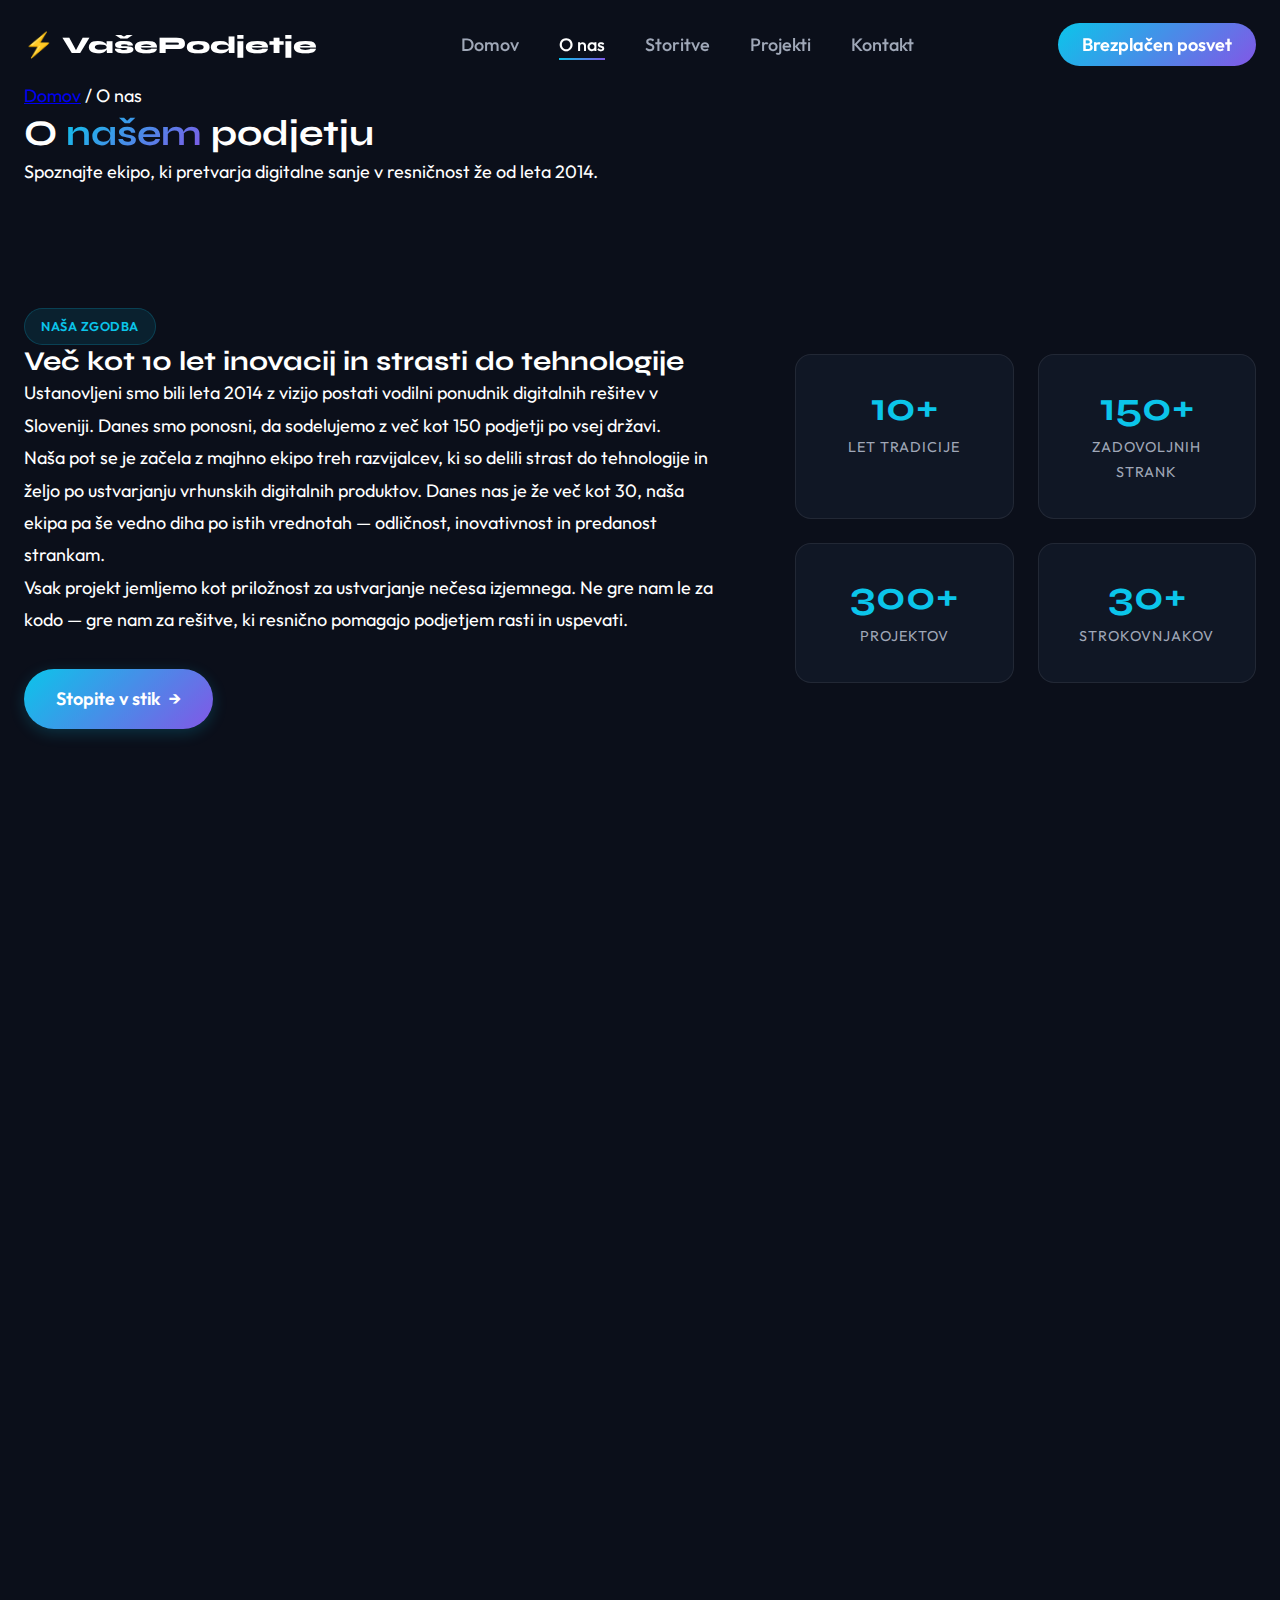
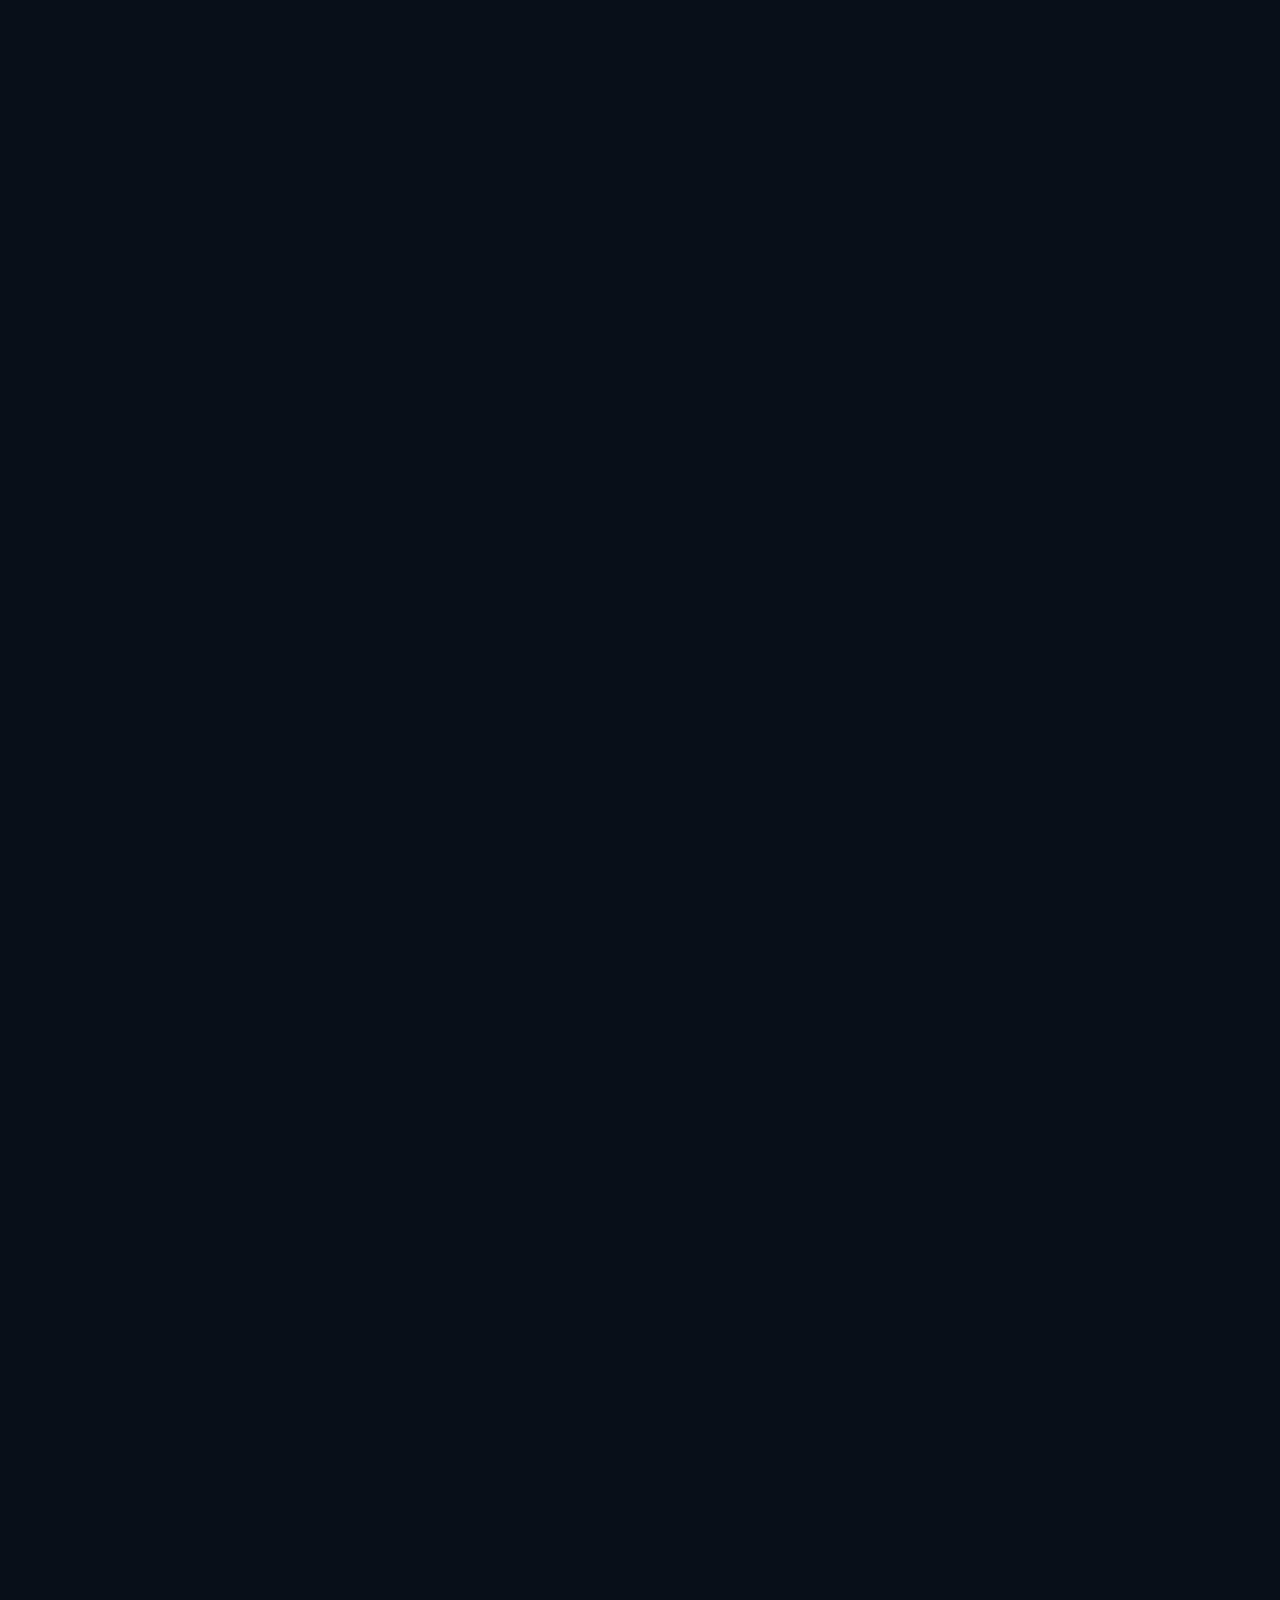
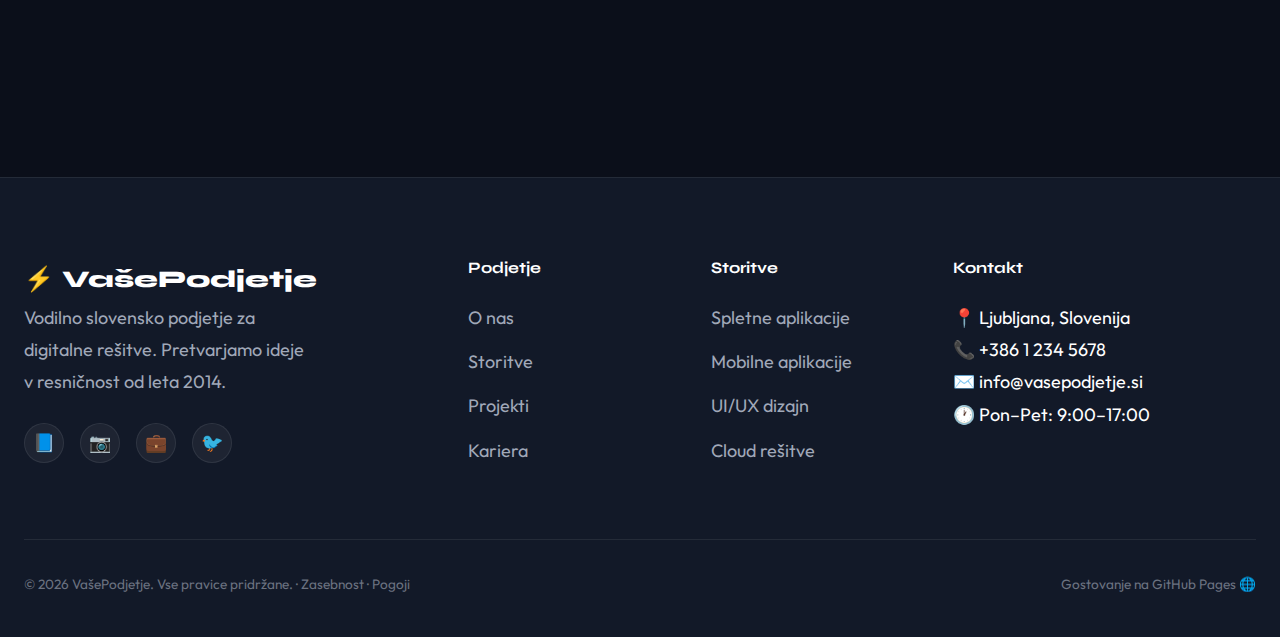
<file: about.html>
<!DOCTYPE html>
<html lang="sl">

<head>
    <meta charset="UTF-8">
    <meta name="viewport" content="width=device-width, initial-scale=1.0">
    <meta name="description" content="Spoznajte našo ekipo in našo zgodbo — VašePodjetje">
    <title>O nas — VašePodjetje</title>
    <link rel="preconnect" href="https://fonts.googleapis.com">
    <link rel="preconnect" href="https://fonts.gstatic.com" crossorigin>
    <link
        href="https://fonts.googleapis.com/css2?family=Syne:wght@400;600;700;800&family=Outfit:wght@300;400;500;600&display=swap"
        rel="stylesheet">
    <link rel="stylesheet" href="styles.css">
</head>

<body>

    <div id="cursor-dot"></div>
    <div id="cursor-ring"></div>
    <div id="page-transition"></div>

    <nav class="navbar" id="navbar">
        <div class="container">
            <a href="index.html" class="logo">
                <span class="logo-icon">⚡</span>
                <span class="logo-text">VašePodjetje</span>
            </a>
            <ul class="nav-links" id="navLinks">
                <li><a href="index.html">Domov</a></li>
                <li><a href="about.html" class="active">O nas</a></li>
                <li><a href="services.html">Storitve</a></li>
                <li><a href="projects.html">Projekti</a></li>
                <li><a href="contact.html">Kontakt</a></li>
            </ul>
            <div class="nav-actions">
                <a href="contact.html" class="nav-cta">Brezplačen posvet</a>
                <button class="mobile-menu-toggle" id="mobileMenuToggle" aria-label="Meni">
                    <span></span><span></span><span></span>
                </button>
            </div>
        </div>
    </nav>

    <section class="page-header">
        <div class="container">
            <span class="breadcrumb"><a href="index.html">Domov</a> / O nas</span>
            <h1>O <span class="gradient-text">našem</span> podjetju</h1>
            <p>Spoznajte ekipo, ki pretvarja digitalne sanje v resničnost že od leta 2014.</p>
        </div>
    </section>

    <section class="about-story">
        <div class="container">
            <div class="story-grid">
                <div class="story-text reveal">
                    <span class="badge">Naša zgodba</span>
                    <h2>Več kot 10 let inovacij in strasti do tehnologije</h2>
                    <p>Ustanovljeni smo bili leta 2014 z vizijo postati vodilni ponudnik digitalnih rešitev v Sloveniji.
                        Danes smo ponosni, da sodelujemo z več kot 150 podjetji po vsej državi.</p>
                    <p>Naša pot se je začela z majhno ekipo treh razvijalcev, ki so delili strast do tehnologije in
                        željo po ustvarjanju vrhunskih digitalnih produktov. Danes nas je že več kot 30, naša ekipa pa
                        še vedno diha po istih vrednotah — odličnost, inovativnost in predanost strankam.</p>
                    <p>Vsak projekt jemljemo kot priložnost za ustvarjanje nečesa izjemnega. Ne gre nam le za kodo — gre
                        nam za rešitve, ki resnično pomagajo podjetjem rasti in uspevati.</p>
                    <div style="margin-top:2rem;">
                        <a href="contact.html" class="btn btn-primary">Stopite v stik <span
                                class="btn-icon">→</span></a>
                    </div>
                </div>
                <div class="reveal reveal-delay-2">
                    <div class="stats-box-grid">
                        <div class="stat-box">
                            <div class="stat-box-num">10+</div>
                            <div class="stat-box-label">Let tradicije</div>
                        </div>
                        <div class="stat-box">
                            <div class="stat-box-num">150+</div>
                            <div class="stat-box-label">Zadovoljnih strank</div>
                        </div>
                        <div class="stat-box">
                            <div class="stat-box-num">300+</div>
                            <div class="stat-box-label">Projektov</div>
                        </div>
                        <div class="stat-box">
                            <div class="stat-box-num">30+</div>
                            <div class="stat-box-label">Strokovnjakov</div>
                        </div>
                    </div>
                </div>
            </div>
        </div>
    </section>

    <section class="values-section">
        <div class="container">
            <div class="section-header center reveal">
                <span class="badge badge-violet">Naše vrednote</span>
                <h2>Kaj nas vodi</h2>
                <p>Vrednote, ki opredeljujejo naše delovanje vsak dan</p>
            </div>
            <div class="values-grid">
                <div class="value-card reveal reveal-delay-1">
                    <div class="value-icon">🎯</div>
                    <h3>Odličnost</h3>
                    <p>Zavezani smo k najvišjim standardom kakovosti v vsakem projektu, ki ga prevzamemo.</p>
                </div>
                <div class="value-card reveal reveal-delay-2">
                    <div class="value-icon">💡</div>
                    <h3>Inovativnost</h3>
                    <p>Nenehno iščemo nove in boljše načine reševanja problemov z najsodobnejšimi tehnologijami.</p>
                </div>
                <div class="value-card reveal reveal-delay-3">
                    <div class="value-icon">🤝</div>
                    <h3>Partnerstvo</h3>
                    <p>Z vsakim klientom gradimo dolgotrajne in zaupne odnose, ki temeljijo na transparentnosti.</p>
                </div>
                <div class="value-card reveal reveal-delay-1">
                    <div class="value-icon">🚀</div>
                    <h3>Učinkovitost</h3>
                    <p>Dostavljamo rezultate pravočasno in v okviru proračuna — brez presenečenj.</p>
                </div>
                <div class="value-card reveal reveal-delay-2">
                    <div class="value-icon">🎓</div>
                    <h3>Razvoj</h3>
                    <p>Nenehno se izobražujemo in sledimo najnovejšim trendom v svetu tehnologije.</p>
                </div>
                <div class="value-card reveal reveal-delay-3">
                    <div class="value-icon">🌱</div>
                    <h3>Trajnost</h3>
                    <p>Ustvarjamo rešitve, ki so trajnostne, skalabilne in prijazne do okolja.</p>
                </div>
            </div>
        </div>
    </section>

    <section class="team-section">
        <div class="container">
            <div class="section-header center reveal">
                <span class="badge">Naša ekipa</span>
                <h2>Spoznajte naše strokovnjake</h2>
                <p>Talentirani posamezniki, ki skupaj ustvarjajo izjemne digitalne rešitve</p>
            </div>
            <div class="team-grid">
                <div class="team-member reveal reveal-delay-1">
                    <div class="member-avatar">👨💼</div>
                    <h3>Luka Novak</h3>
                    <div class="member-role">Izvršni direktor</div>
                    <p class="member-bio">10+ let izkušenj v IT industriji. Vizionar in strateg.</p>
                </div>
                <div class="team-member reveal reveal-delay-2">
                    <div class="member-avatar">👩💻</div>
                    <h3>Nina Horvat</h3>
                    <div class="member-role">CTO</div>
                    <p class="member-bio">Strokovnjakinja za cloud arhitekturo in skalabilne sisteme.</p>
                </div>
                <div class="team-member reveal reveal-delay-3">
                    <div class="member-avatar">👨🎨</div>
                    <h3>Mark Kovač</h3>
                    <div class="member-role">Lead Designer</div>
                    <p class="member-bio">Specialist za UX/UI dizajn z nagradami za najboljši dizajn.</p>
                </div>
                <div class="team-member reveal reveal-delay-4">
                    <div class="member-avatar">👩🔬</div>
                    <h3>Sara Medved</h3>
                    <div class="member-role">AI Specialist</div>
                    <p class="member-bio">Doktorica znanosti, AI in strojno učenje sta njeni strasti.</p>
                </div>
            </div>
        </div>
    </section>

    <section class="cta-section">
        <div class="container">
            <div class="cta-card reveal">
                <span class="badge">Pridružite se</span>
                <h2>Želite postati del<br><span class="gradient-text">naše zgodbe?</span></h2>
                <p>Stopite v stik z nami in skupaj ustvarimo nekaj izjemnega za vaše podjetje.</p>
                <div class="cta-buttons">
                    <a href="contact.html" class="btn btn-primary btn-large">Kontaktirajte nas <span
                            class="btn-icon">→</span></a>
                    <a href="projects.html" class="btn btn-outline btn-large">Oglejte si projekte</a>
                </div>
            </div>
        </div>
    </section>

    <footer class="footer">
        <div class="container">
            <div class="footer-grid">
                <div>
                    <div class="footer-logo-wrap">
                        <a href="index.html" class="logo">
                            <span class="logo-icon">⚡</span>
                            <span class="logo-text">VašePodjetje</span>
                        </a>
                    </div>
                    <p class="footer-about">Vodilno slovensko podjetje za digitalne rešitve. Pretvarjamo ideje v
                        resničnost od leta 2014.</p>
                    <div class="footer-social">
                        <a href="#" class="social-icon" aria-label="Facebook">📘</a>
                        <a href="#" class="social-icon" aria-label="Instagram">📷</a>
                        <a href="#" class="social-icon" aria-label="LinkedIn">💼</a>
                        <a href="#" class="social-icon" aria-label="Twitter">🐦</a>
                    </div>
                </div>
                <div class="footer-col">
                    <h4>Podjetje</h4>
                    <ul>
                        <li><a href="about.html">O nas</a></li>
                        <li><a href="services.html">Storitve</a></li>
                        <li><a href="projects.html">Projekti</a></li>
                        <li><a href="contact.html">Kariera</a></li>
                    </ul>
                </div>
                <div class="footer-col">
                    <h4>Storitve</h4>
                    <ul>
                        <li><a href="services.html#web">Spletne aplikacije</a></li>
                        <li><a href="services.html#mobile">Mobilne aplikacije</a></li>
                        <li><a href="services.html#design">UI/UX dizajn</a></li>
                        <li><a href="services.html#cloud">Cloud rešitve</a></li>
                    </ul>
                </div>
                <div class="footer-col">
                    <h4>Kontakt</h4>
                    <div class="footer-contact-item">📍 Ljubljana, Slovenija</div>
                    <div class="footer-contact-item">📞 +386 1 234 5678</div>
                    <div class="footer-contact-item">✉️ info@vasepodjetje.si</div>
                    <div class="footer-contact-item">🕐 Pon–Pet: 9:00–17:00</div>
                </div>
            </div>
            <div class="footer-bottom">
                <p>© 2026 VašePodjetje. Vse pravice pridržane. · <a href="#">Zasebnost</a> · <a href="#">Pogoji</a></p>
                <p>Gostovanje na GitHub Pages 🌐</p>
            </div>
        </div>
    </footer>

    <script src="script.js"></script>
</body>

</html>
</file>
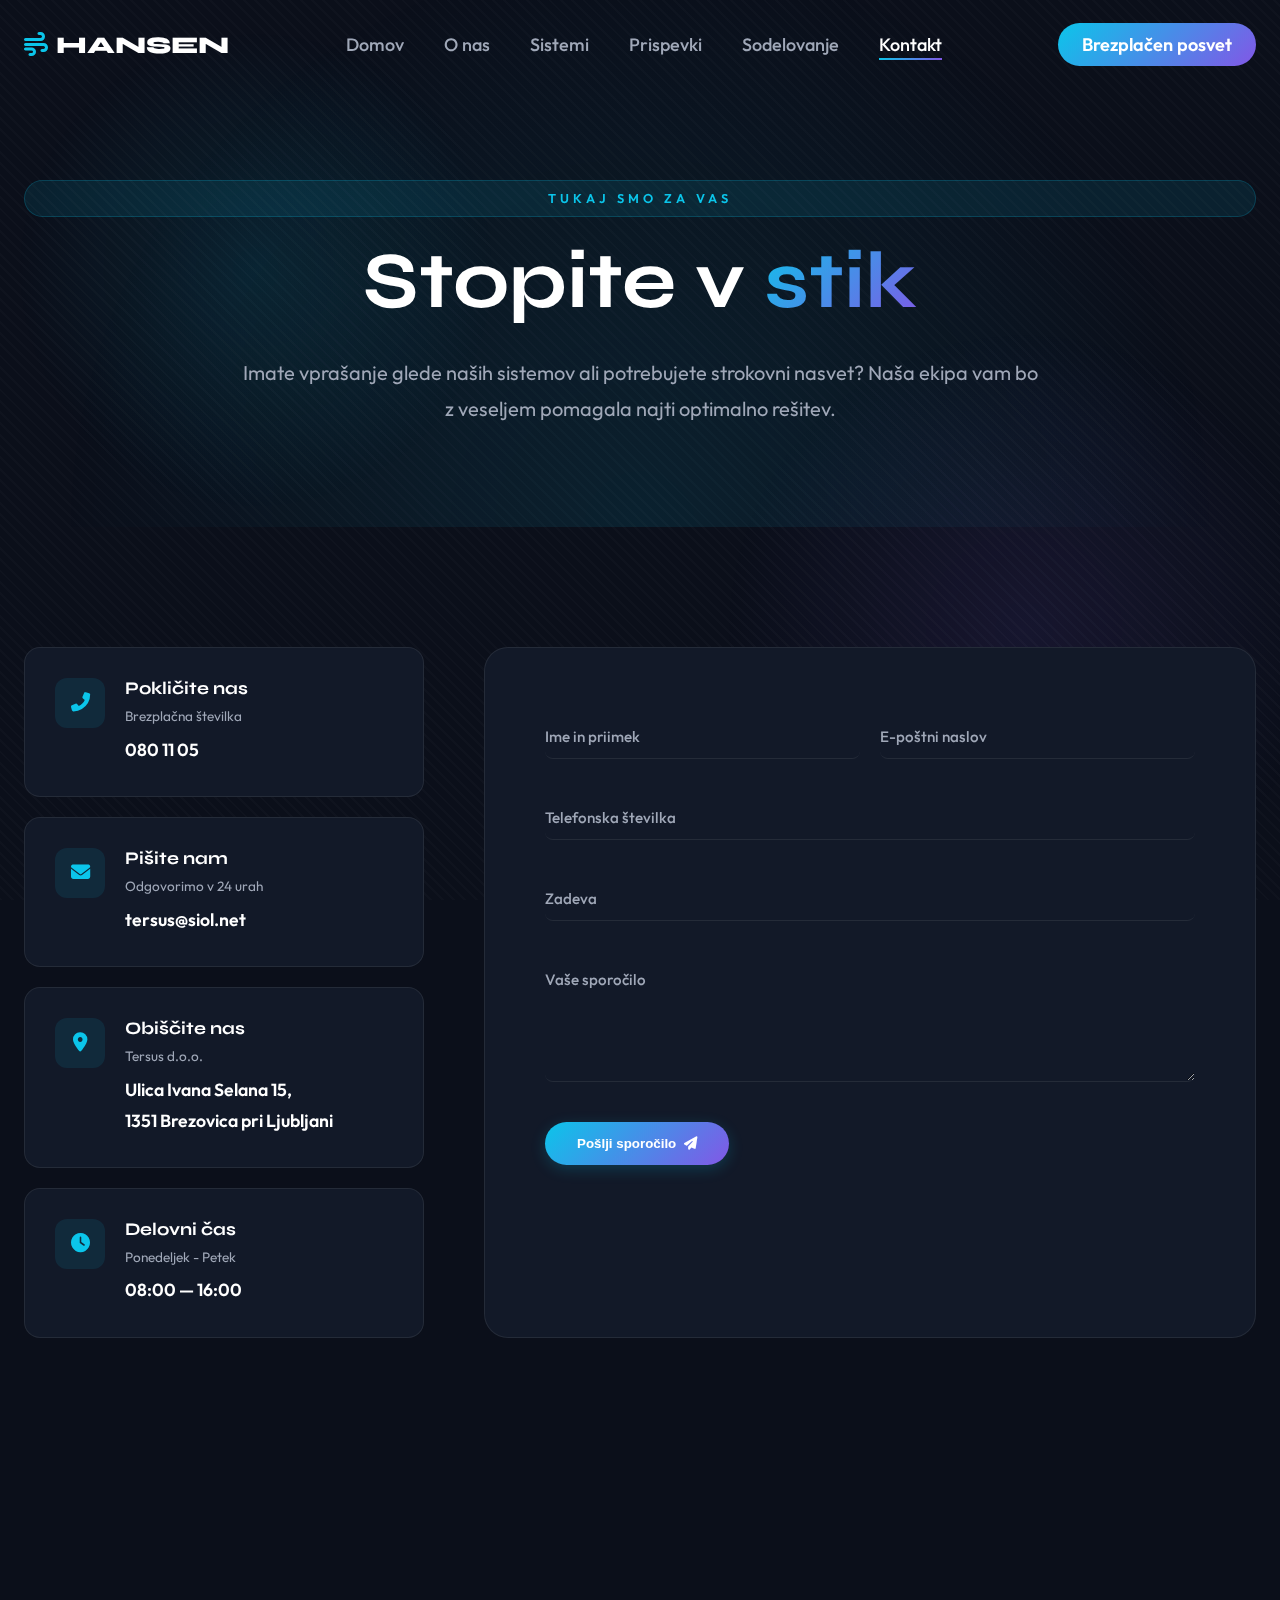
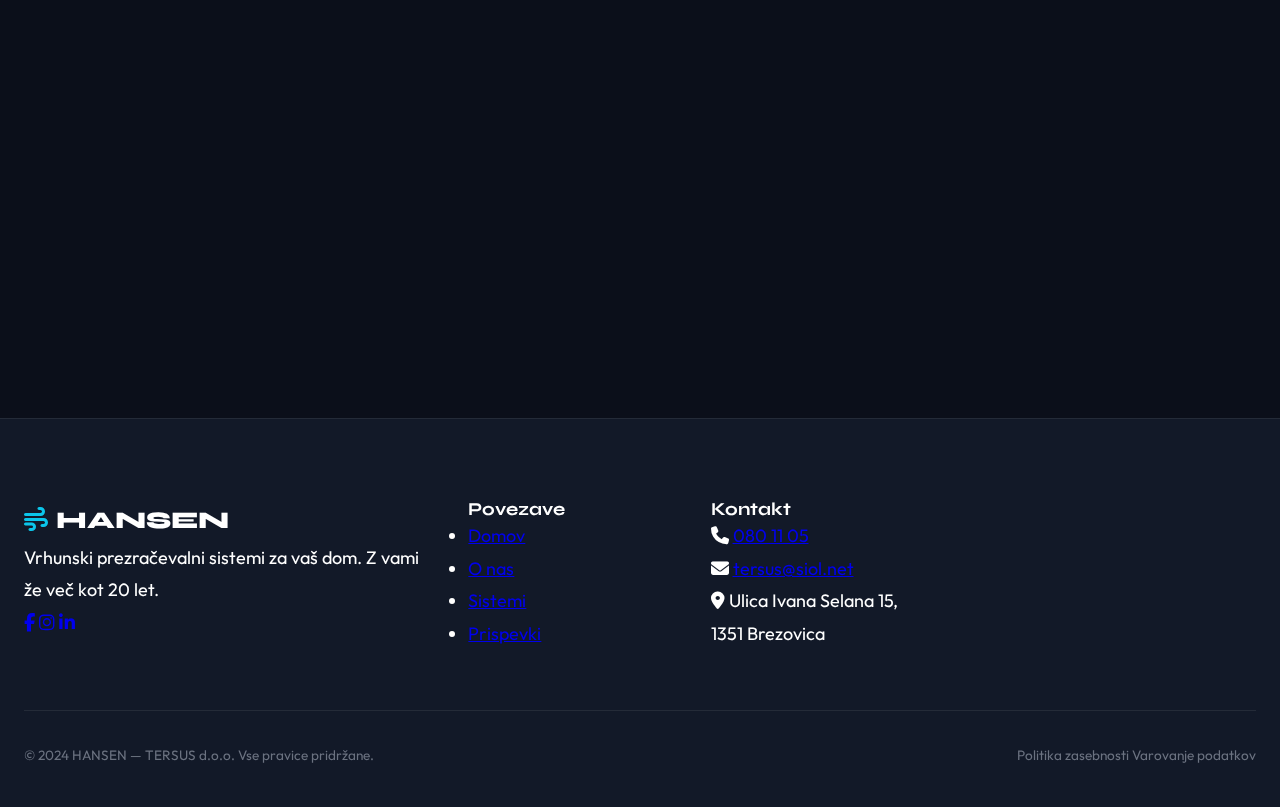
<file: contact.html>
<!DOCTYPE html>
<html lang="sl">

<head>
    <meta charset="UTF-8">
    <meta name="viewport" content="width=device-width, initial-scale=1.0">
    <meta name="description"
        content="Stopite v stik z ekipo Hansen. Smo tukaj, da vam pomagamo z vsemi vprašanji glede prezračevanja, montaže in servisiranja naprav.">
    <title>Kontakt — HANSEN</title>

    <!-- Google Fonts - Syne & Outfit -->
    <link rel="preconnect" href="https://fonts.googleapis.com">
    <link rel="preconnect" href="https://fonts.gstatic.com" crossorigin>
    <link
        href="https://fonts.googleapis.com/css2?family=Syne:wght@400;500;600;700;800&family=Outfit:wght@300;400;500;600&display=swap"
        rel="stylesheet">

    <!-- Font Awesome Icons -->
    <link rel="stylesheet" href="https://cdnjs.cloudflare.com/ajax/libs/font-awesome/6.4.0/css/all.min.css">

    <!-- Custom CSS -->
    <link rel="stylesheet" href="styles.css">
</head>

<body>

    <!-- Page Transition Overlay -->
    <div id="page-transition"></div>

    <!-- Global Background -->
    <div class="global-bg-pattern"></div>

    <!-- Navigation -->
    <nav class="navbar" id="navbar">
        <div class="container">
            <a href="index.html" class="logo">
                <span class="logo-icon"><i class="fas fa-wind"></i></span>
                <span class="logo-text">HANSEN</span>
            </a>
            <ul class="nav-links">
                <li><a href="index.html">Domov</a></li>
                <li><a href="about.html">O nas</a></li>
                <li><a href="rekuperacija.html">Sistemi</a></li>
                <li><a href="prispevki.html">Prispevki</a></li>
                <li><a href="poslovno-sodelovanje.html">Sodelovanje</a></li>
                <li><a href="contact.html" class="active">Kontakt</a></li>
            </ul>
            <div class="nav-actions">
                <a href="contact.html" class="nav-cta">Brezplačen posvet</a>
                <button class="mobile-menu-toggle" id="mobileMenuToggle" aria-label="Meni">
                    <span></span>
                    <span></span>
                    <span></span>
                </button>
            </div>
        </div>
    </nav>

    <main>
        <!-- Inner Hero Section -->
        <section class="inner-hero">
            <div class="container">
                <span class="hero-tagline">Tukaj smo za vas</span>
                <h1 class="hero-title">Stopite v <span class="gradient-text">stik</span></h1>
                <p class="hero-description">
                    Imate vprašanje glede naših sistemov ali potrebujete strokovni nasvet?
                    Naša ekipa vam bo z veseljem pomagala najti optimalno rešitev.
                </p>
            </div>
        </section>

        <!-- Contact Section -->
        <section class="contact-page-section">
            <div class="container">
                <div class="contact-grid">
                    <!-- Contact Info Cards -->
                    <div class="contact-info-cards reveal">
                        <div class="info-card">
                            <div class="card-icon"><i class="fas fa-phone-alt"></i></div>
                            <div class="card-text">
                                <h3>Pokličite nas</h3>
                                <p>Brezplačna številka</p>
                                <a href="tel:0801105" class="info-link">080 11 05</a>
                            </div>
                        </div>
                        <div class="info-card">
                            <div class="card-icon"><i class="fas fa-envelope"></i></div>
                            <div class="card-text">
                                <h3>Pišite nam</h3>
                                <p>Odgovorimo v 24 urah</p>
                                <a href="mailto:tersus@siol.net" class="info-link">tersus@siol.net</a>
                            </div>
                        </div>
                        <div class="info-card">
                            <div class="card-icon"><i class="fas fa-map-marker-alt"></i></div>
                            <div class="card-text">
                                <h3>Obiščite nas</h3>
                                <p>Tersus d.o.o.</p>
                                <address>Ulica Ivana Selana 15, <br>1351 Brezovica pri Ljubljani</address>
                            </div>
                        </div>
                        <div class="info-card">
                            <div class="card-icon"><i class="fas fa-clock"></i></div>
                            <div class="card-text">
                                <h3>Delovni čas</h3>
                                <p>Ponedeljek - Petek</p>
                                <span>08:00 — 16:00</span>
                            </div>
                        </div>
                    </div>

                    <!-- Contact Form -->
                    <div class="contact-form-container reveal">
                        <form class="main-contact-form" id="contactForm">
                            <div class="form-row">
                                <div class="form-group floating-group">
                                    <input type="text" id="name" name="name" placeholder=" " required>
                                    <label for="name">Ime in priimek</label>
                                    <span class="focus-border"></span>
                                </div>
                                <div class="form-group floating-group">
                                    <input type="email" id="email" name="email" placeholder=" " required>
                                    <label for="email">E-poštni naslov</label>
                                    <span class="focus-border"></span>
                                </div>
                            </div>
                            <div class="form-group floating-group">
                                <input type="tel" id="phone" name="phone" placeholder=" ">
                                <label for="phone">Telefonska številka</label>
                                <span class="focus-border"></span>
                            </div>
                            <div class="form-group floating-group">
                                <select id="subject" name="subject" required>
                                    <option value="" disabled selected hidden></option>
                                    <option value="povprasevanje">Povpraševanje za sistem</option>
                                    <option value="servis">Servis in vzdrževanje</option>
                                    <option value="sodelovanje">Poslovno sodelovanje</option>
                                    <option value="drugo">Drugo</option>
                                </select>
                                <label for="subject">Zadeva</label>
                                <span class="focus-border"></span>
                            </div>
                            <div class="form-group floating-group">
                                <textarea id="message" name="message" rows="5" placeholder=" " required></textarea>
                                <label for="message">Vaše sporočilo</label>
                                <span class="focus-border"></span>
                            </div>
                            <button type="submit" class="btn btn-primary btn-block">Pošlji sporočilo <i
                                    class="fas fa-paper-plane"></i></button>
                        </form>
                    </div>
                </div>
            </div>
        </section>

        <!-- Map Section -->
        <section class="map-section reveal">
            <div class="container-full">
                <!-- Placeholder for real map integration -->
                <div class="map-placeholder">
                    <div class="map-overlay">
                        <div class="location-badge">
                            <i class="fas fa-location-dot"></i>
                            <span>Najdete nas tukaj</span>
                        </div>
                        <a href="https://www.google.com/maps/search/?api=1&query=Ulica+Ivana+Selana+15+1351+Brezovica"
                            target="_blank" class="btn btn-sm btn-outline">Odpri v Google Maps</a>
                    </div>
                </div>
            </div>
        </section>
    </main>

    <!-- Footer -->
    <footer class="footer">
        <div class="container">
            <div class="footer-grid">
                <div class="footer-brand">
                    <a href="index.html" class="logo">
                        <span class="logo-icon"><i class="fas fa-wind"></i></span>
                        <span class="logo-text">HANSEN</span>
                    </a>
                    <p>Vrhunski prezračevalni sistemi za vaš dom. Z vami že več kot 20 let.</p>
                    <div class="social-links">
                        <a href="#"><i class="fab fa-facebook-f"></i></a>
                        <a href="#"><i class="fab fa-instagram"></i></a>
                        <a href="#"><i class="fab fa-linkedin-in"></i></a>
                    </div>
                </div>
                <div class="footer-links">
                    <h4>Povezave</h4>
                    <ul>
                        <li><a href="index.html">Domov</a></li>
                        <li><a href="about.html">O nas</a></li>
                        <li><a href="rekuperacija.html">Sistemi</a></li>
                        <li><a href="prispevki.html">Prispevki</a></li>
                    </ul>
                </div>
                <div class="footer-contact">
                    <h4>Kontakt</h4>
                    <p><i class="fas fa-phone"></i> <a href="tel:0801105">080 11 05</a></p>
                    <p><i class="fas fa-envelope"></i> <a href="mailto:tersus@siol.net">tersus@siol.net</a></p>
                    <p><i class="fas fa-map-marker-alt"></i> Ulica Ivana Selana 15, 1351 Brezovica</p>
                </div>
            </div>
            <div class="footer-bottom">
                <p>&copy; 2024 HANSEN — TERSUS d.o.o. Vse pravice pridržane.</p>
                <div class="footer-bottom-links">
                    <a href="politika-zasebnosti.html">Politika zasebnosti</a>
                    <a href="#">Varovanje podatkov</a>
                </div>
            </div>
        </div>
    </footer>

    <!-- Custom JS -->
    <script src="script.js"></script>
</body>

</html>
</file>
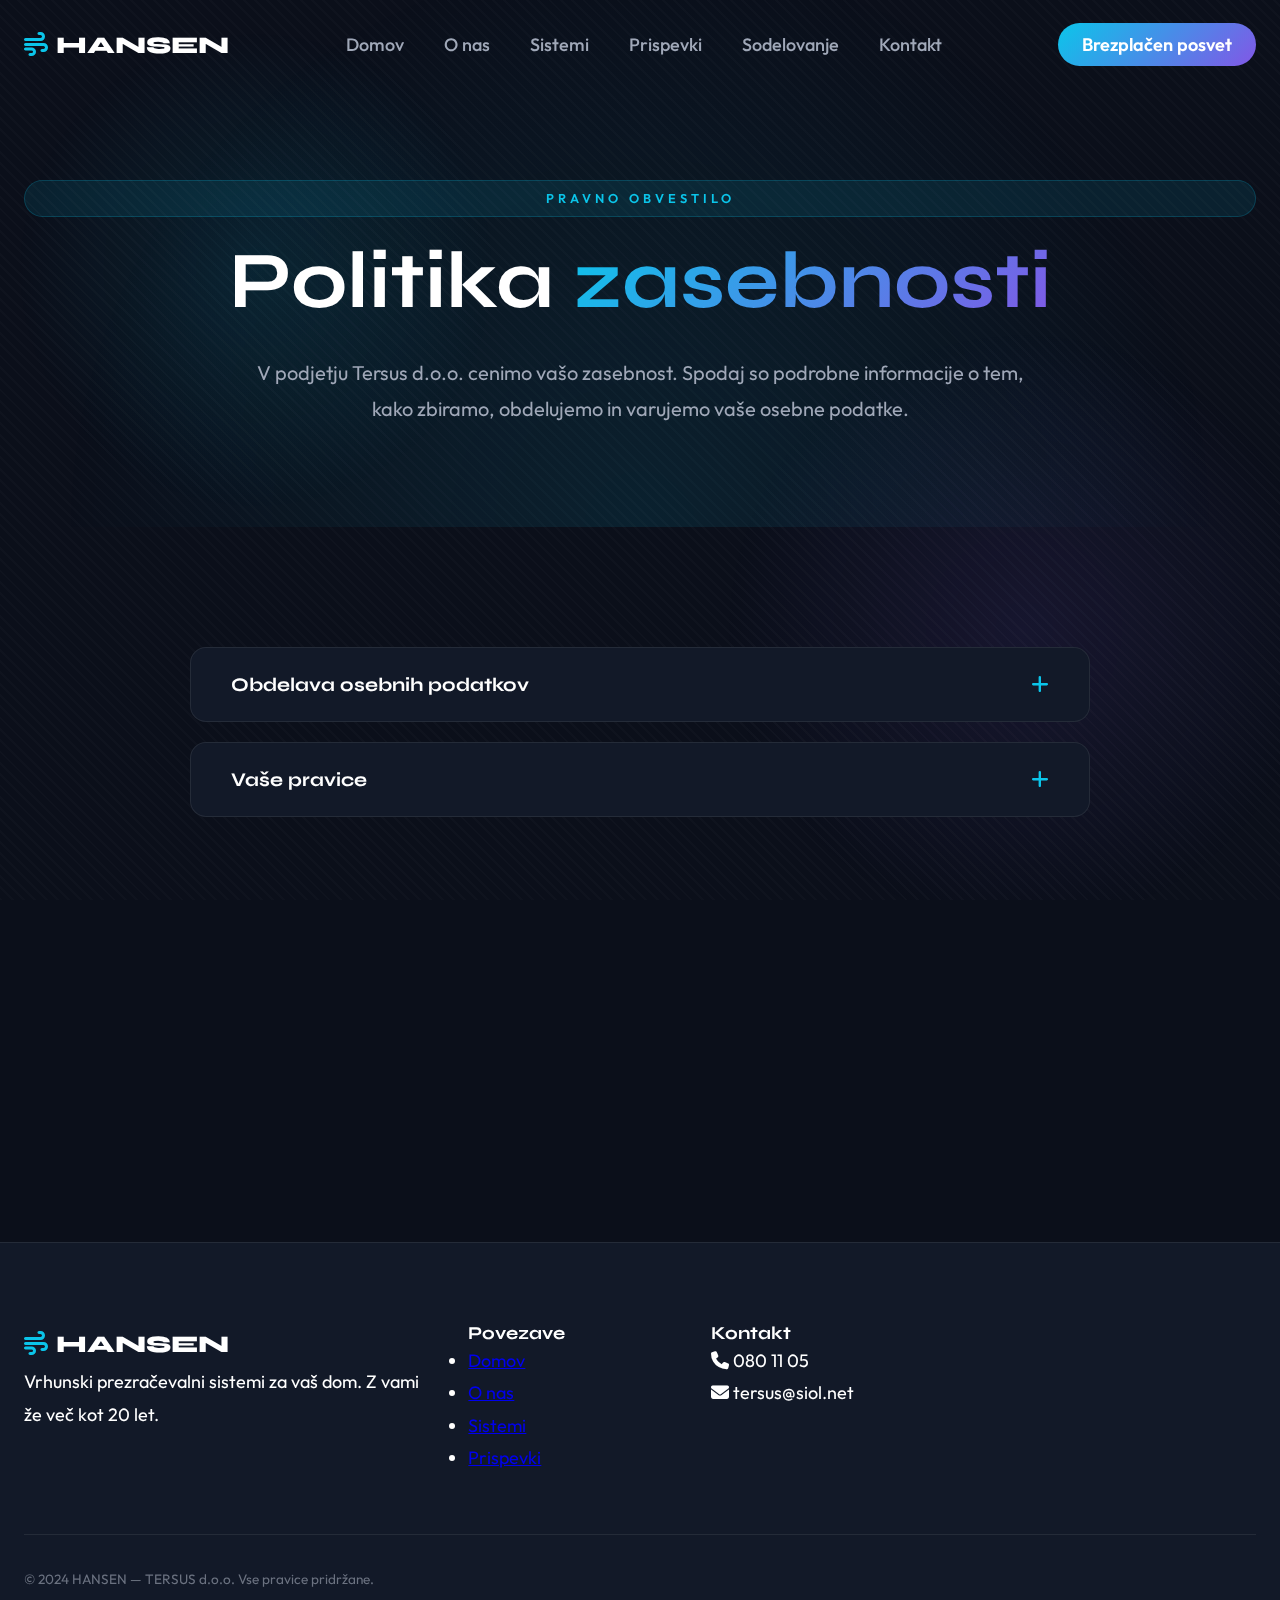
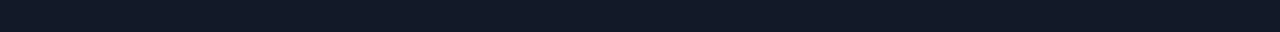
<file: politika-zasebnosti.html>
<!DOCTYPE html>
<html lang="sl">

<head>
    <meta charset="UTF-8">
    <meta name="viewport" content="width=device-width, initial-scale=1.0">
    <meta name="description"
        content="Politika zasebnosti podjetja Tersus d.o.o. Spoznajte, kako varujemo vaše osebne podatke v skladu z GDPR.">
    <title>Politika zasebnosti — HANSEN</title>

    <!-- Google Fonts - Syne & Outfit -->
    <link rel="preconnect" href="https://fonts.googleapis.com">
    <link rel="preconnect" href="https://fonts.gstatic.com" crossorigin>
    <link
        href="https://fonts.googleapis.com/css2?family=Syne:wght@400;500;600;700;800&family=Outfit:wght@300;400;500;600&display=swap"
        rel="stylesheet">

    <!-- Font Awesome Icons -->
    <link rel="stylesheet" href="https://cdnjs.cloudflare.com/ajax/libs/font-awesome/6.4.0/css/all.min.css">

    <!-- Custom CSS -->
    <link rel="stylesheet" href="styles.css">
</head>

<body>

    <!-- Page Transition Overlay -->
    <div id="page-transition"></div>

    <!-- Global Background -->
    <div class="global-bg-pattern"></div>

    <!-- Navigation -->
    <nav class="navbar" id="navbar">
        <div class="container">
            <a href="index.html" class="logo">
                <span class="logo-icon"><i class="fas fa-wind"></i></span>
                <span class="logo-text">HANSEN</span>
            </a>
            <ul class="nav-links">
                <li><a href="index.html">Domov</a></li>
                <li><a href="about.html">O nas</a></li>
                <li><a href="rekuperacija.html">Sistemi</a></li>
                <li><a href="prispevki.html">Prispevki</a></li>
                <li><a href="poslovno-sodelovanje.html">Sodelovanje</a></li>
                <li><a href="contact.html">Kontakt</a></li>
            </ul>
            <div class="nav-actions">
                <a href="contact.html" class="nav-cta">Brezplačen posvet</a>
                <button class="mobile-menu-toggle" id="mobileMenuToggle" aria-label="Meni">
                    <span></span>
                    <span></span>
                    <span></span>
                </button>
            </div>
        </div>
    </nav>

    <main>
        <!-- Inner Hero Section -->
        <section class="inner-hero">
            <div class="container">
                <span class="hero-tagline">Pravno obvestilo</span>
                <h1 class="hero-title">Politika <span class="gradient-text">zasebnosti</span></h1>
                <p class="hero-description">
                    V podjetju Tersus d.o.o. cenimo vašo zasebnost. Spodaj so podrobne informacije o tem,
                    kako zbiramo, obdelujemo in varujemo vaše osebne podatke.
                </p>
            </div>
        </section>

        <!-- Privacy Policy Content -->
        <section class="privacy-section">
            <div class="container">
                <div class="accordion-container">
                    <!-- Item 1: Obdelava osebnih podatkov -->
                    <div class="accordion-item reveal">
                        <div class="accordion-header">
                            <h3>Obdelava osebnih podatkov</h3>
                            <button class="accordion-toggle" aria-label="Odpri"><i class="fas fa-plus"></i></button>
                        </div>
                        <div class="accordion-content">
                            <p>V podjetju Tersus d.o.o., se zavedamo, kako pomembna je varnost osebnih podatkov
                                posameznikov, zato veljavno nacionalno in evropsko zakonodajo s tega področja skrbno
                                spoštujemo ter uveljavljamo.</p>
                            <p>Osebne podatke obdelujemo z namenom, da priskrbimo najboljšo uporabniško izkušnjo v
                                povezavi z našimi produkti in storitvami.</p>
                        </div>
                    </div>

                    <!-- Item 2: Vaše pravice -->
                    <div class="accordion-item reveal">
                        <div class="accordion-header">
                            <h3>Vaše pravice</h3>
                            <button class="accordion-toggle" aria-label="Odpri"><i class="fas fa-plus"></i></button>
                        </div>
                        <div class="accordion-content">
                            <p>Kot posameznik imate pravico, da zahtevate:</p>
                            <ul>
                                <li>Seznanitev o tem, katere vaše osebne podatke obdelujemo.</li>
                                <li>Popravek vaših osebnih podatkov v primeru nepopolnosti.</li>
                                <li>Prenos osebnih podatkov k drugemu obdelovalcu.</li>
                                <li>Ugovor v primeru, da je obdelava namenjena neposrednemu trženju.</li>
                                <li>Izbris osebnih podatkov (pravica do pozabe).</li>
                            </ul>
                        </div>
                    </div>

                    <!-- Item 3: Pravne podlage -->
                    <div class="accordion-item reveal">
                        <div class="accordion-header">
                            <h3>Pravne podlage za obdelavo</h3>
                            <button class="accordion-toggle" aria-label="Odpri"><i class="fas fa-plus"></i></button>
                        </div>
                        <div class="accordion-content">
                            <p>Podatke obdelujemo na naslednjih podlagah:</p>
                            <ul>
                                <li>Vaša neposredna privolitev (kontaktni obrazec).</li>
                                <li>Za izvajanje pogodbe med nami in vami.</li>
                                <li>Zakoniti interes (neposredno trženje).</li>
                                <li>Izpolnitev zakonskih obveznosti.</li>
                            </ul>
                        </div>
                    </div>

                    <!-- Item 4: Obdobje hrambe -->
                    <div class="accordion-item reveal">
                        <div class="accordion-header">
                            <h3>Obdobje hrambe podatkov</h3>
                            <button class="accordion-toggle" aria-label="Odpri"><i class="fas fa-plus"></i></button>
                        </div>
                        <div class="accordion-content">
                            <p>Podatke hranimo največ toliko časa, kolikor je potrebno za dosego namena, zaradi katerega
                                smo jih zbrali:</p>
                            <ul>
                                <li>Podatki o naročnikih: do popolnega plačila oziroma do poteka zastaralnega roka.</li>
                                <li>Podatki na podlagi soglasja: za čas trajanja sodelovanja in še 2 leti po prenehanju.
                                </li>
                                <li>Računi: 10 let po poteku leta, na katero se nanašajo (zakonska obveznost).</li>
                            </ul>
                        </div>
                    </div>

                    <!-- Item 5: Upravljavec -->
                    <div class="accordion-item reveal">
                        <div class="accordion-header">
                            <h3>Podatki o upravljavcu</h3>
                            <button class="accordion-toggle" aria-label="Odpri"><i class="fas fa-plus"></i></button>
                        </div>
                        <div class="accordion-content">
                            <p><strong>Tersus d.o.o.</strong></p>
                            <p>Ulica Ivana Selana 15, 1351 Brezovica pri Ljubljani</p>
                            <p>Matična št: 2152894000</p>
                            <p>E-pošta: <a href="mailto:tersus@siol.net">tersus@siol.net</a></p>
                        </div>
                    </div>
                </div>
            </div>
        </section>
    </main>

    <!-- Footer -->
    <footer class="footer">
        <div class="container">
            <div class="footer-grid">
                <div class="footer-brand">
                    <a href="index.html" class="logo">
                        <span class="logo-icon"><i class="fas fa-wind"></i></span>
                        <span class="logo-text">HANSEN</span>
                    </a>
                    <p>Vrhunski prezračevalni sistemi za vaš dom. Z vami že več kot 20 let.</p>
                </div>
                <div class="footer-links">
                    <h4>Povezave</h4>
                    <ul>
                        <li><a href="index.html">Domov</a></li>
                        <li><a href="about.html">O nas</a></li>
                        <li><a href="rekuperacija.html">Sistemi</a></li>
                        <li><a href="prispevki.html">Prispevki</a></li>
                    </ul>
                </div>
                <div class="footer-contact">
                    <h4>Kontakt</h4>
                    <p><i class="fas fa-phone"></i> 080 11 05</p>
                    <p><i class="fas fa-envelope"></i> tersus@siol.net</p>
                </div>
            </div>
            <div class="footer-bottom">
                <p>&copy; 2024 HANSEN — TERSUS d.o.o. Vse pravice pridržane.</p>
            </div>
        </div>
    </footer>

    <!-- Custom JS -->
    <script src="script.js"></script>
</body>

</html>
</file>
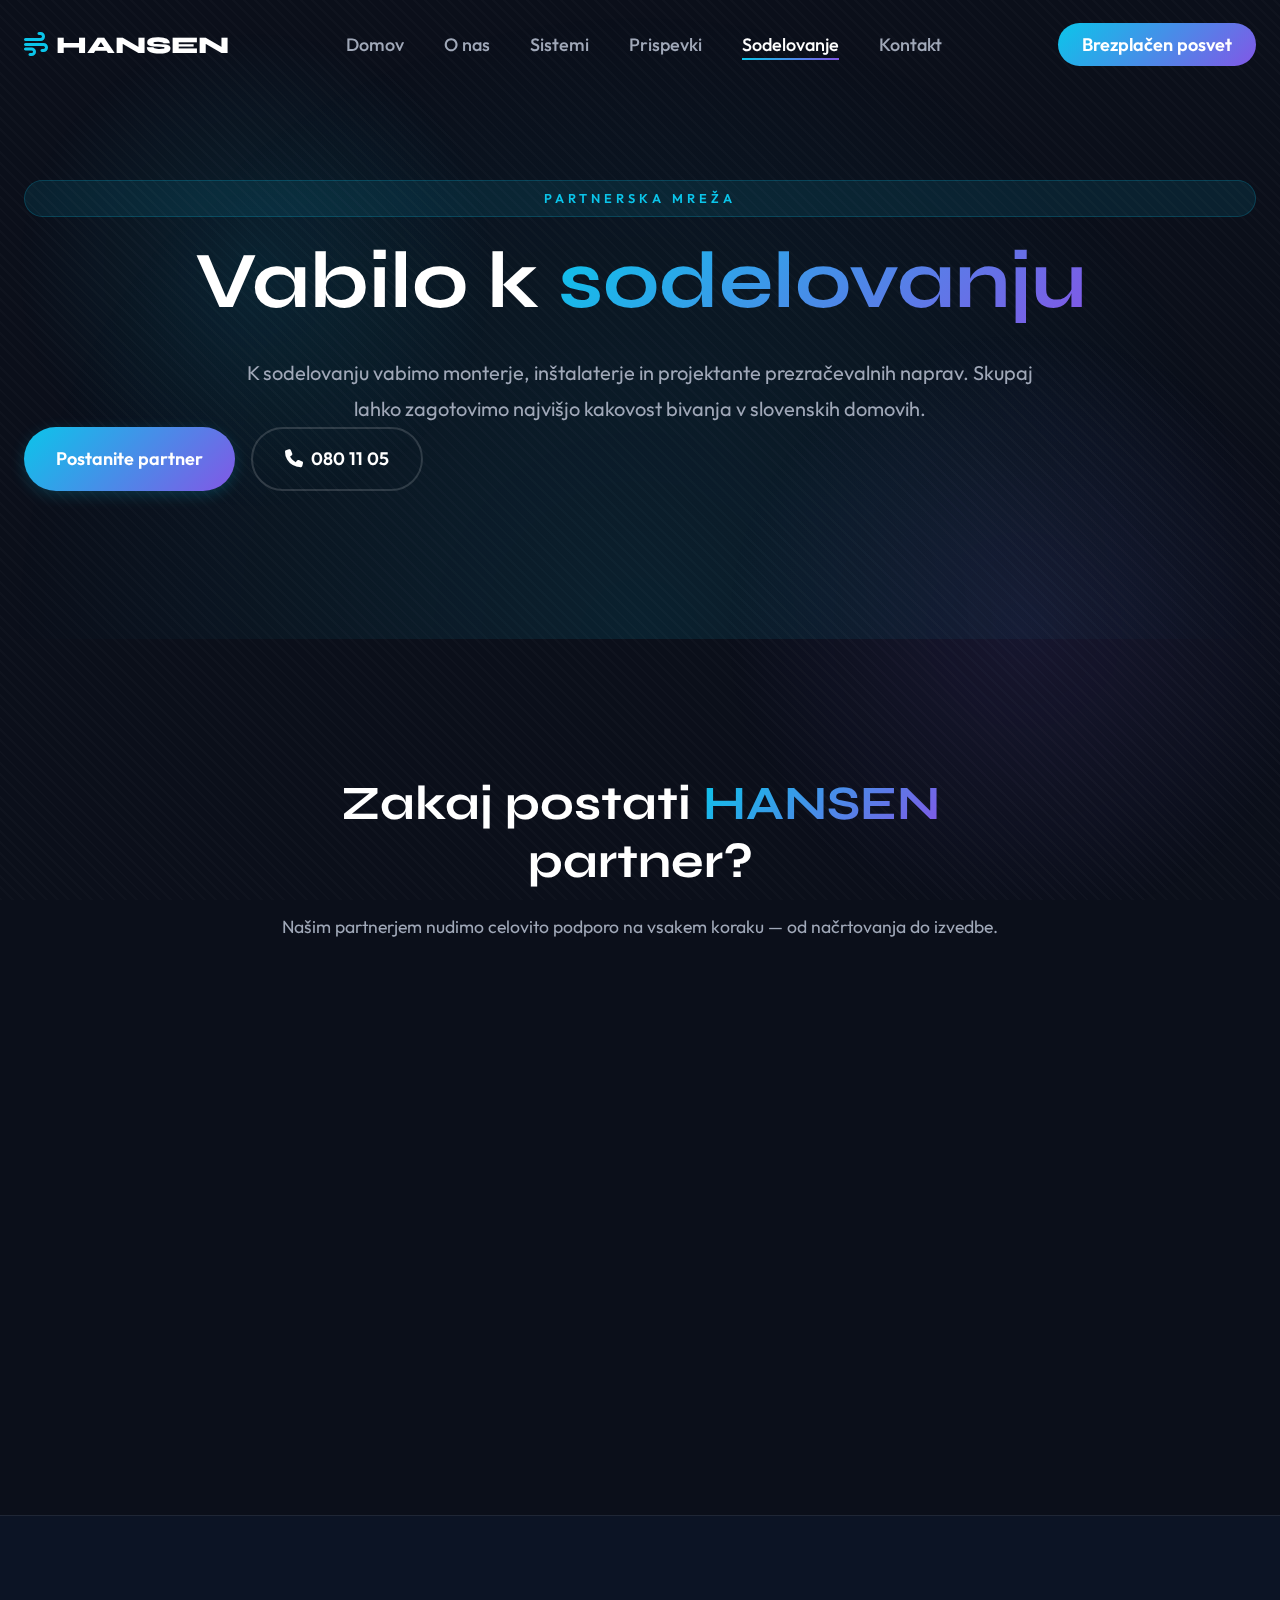
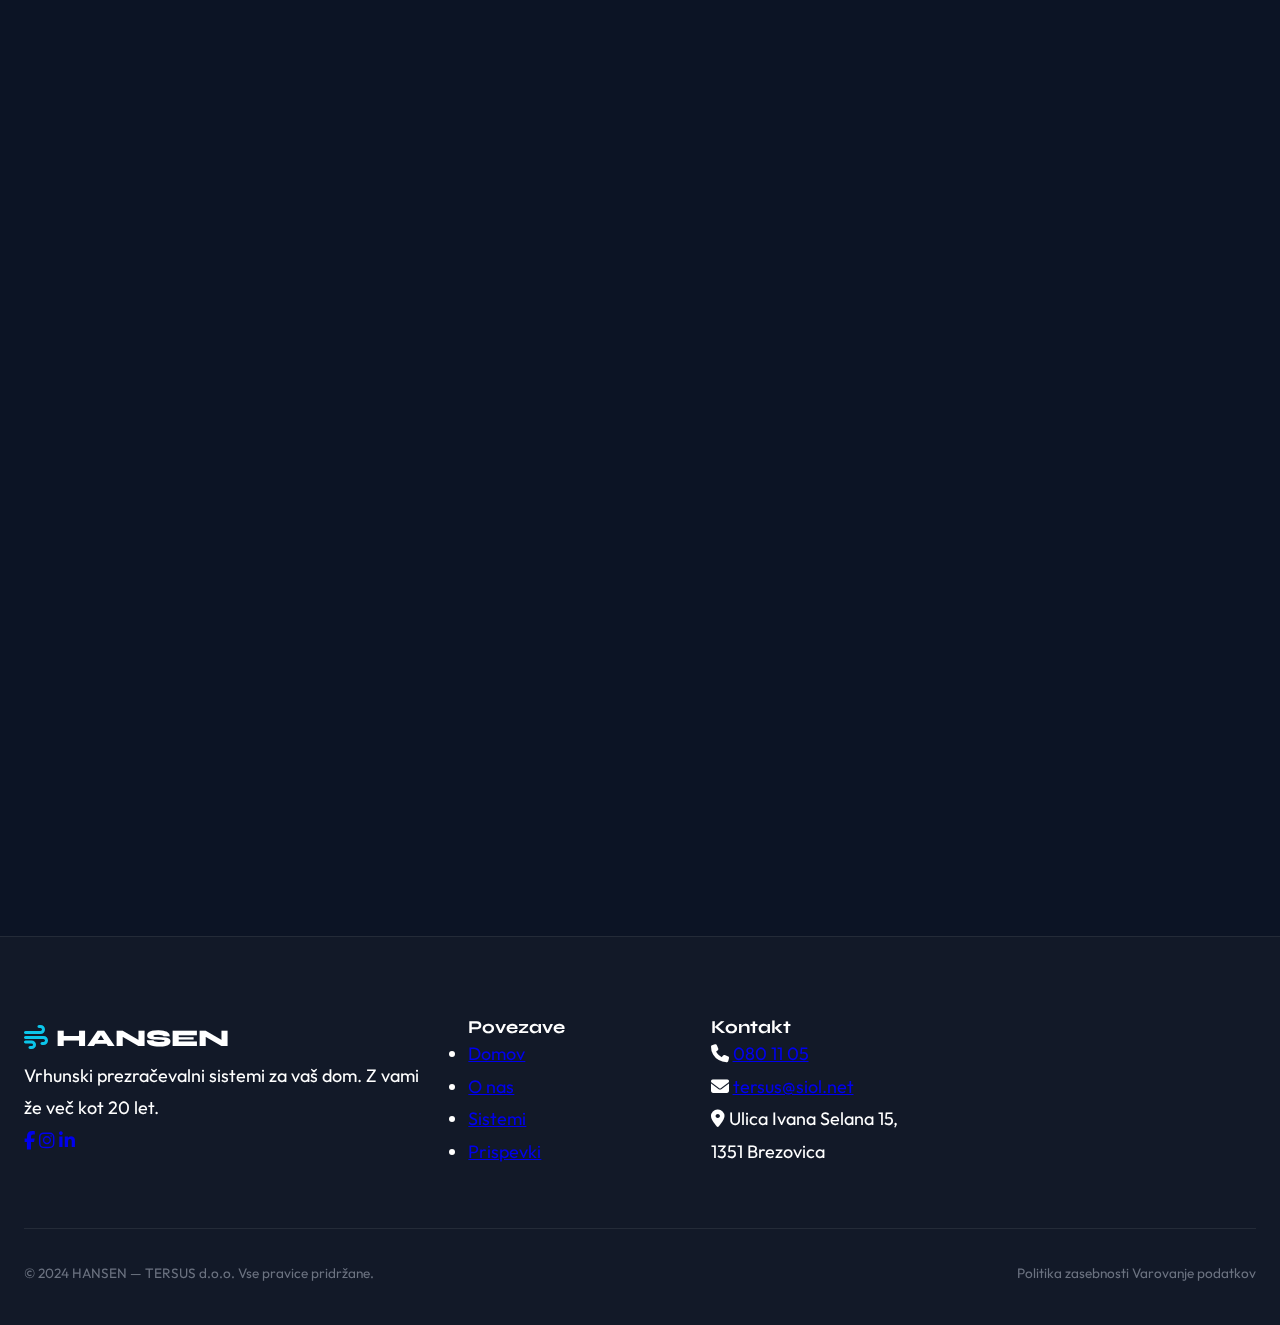
<file: poslovno-sodelovanje.html>
<!DOCTYPE html>
<html lang="sl">

<head>
    <meta charset="UTF-8">
    <meta name="viewport" content="width=device-width, initial-scale=1.0">
    <meta name="description"
        content="K sodelovanju vabimo monterje, inštalaterje in projektante prezračevalnih naprav. Postanite partner Hansen in zagotovite strankam vrhunsko prezračevanje.">
    <title>Poslovno sodelovanje — HANSEN</title>

    <!-- Google Fonts - Syne & Outfit -->
    <link rel="preconnect" href="https://fonts.googleapis.com">
    <link rel="preconnect" href="https://fonts.gstatic.com" crossorigin>
    <link
        href="https://fonts.googleapis.com/css2?family=Syne:wght@400;500;600;700;800&family=Outfit:wght@300;400;500;600&display=swap"
        rel="stylesheet">

    <!-- Font Awesome Icons -->
    <link rel="stylesheet" href="https://cdnjs.cloudflare.com/ajax/libs/font-awesome/6.4.0/css/all.min.css">

    <!-- Custom CSS -->
    <link rel="stylesheet" href="styles.css">
</head>

<body>

    <!-- Page Transition Overlay -->
    <div id="page-transition"></div>

    <!-- Global Background -->
    <div class="global-bg-pattern"></div>

    <!-- Navigation -->
    <nav class="navbar" id="navbar">
        <div class="container">
            <a href="index.html" class="logo">
                <span class="logo-icon"><i class="fas fa-wind"></i></span>
                <span class="logo-text">HANSEN</span>
            </a>
            <ul class="nav-links">
                <li><a href="index.html">Domov</a></li>
                <li><a href="about.html">O nas</a></li>
                <li><a href="rekuperacija.html">Sistemi</a></li>
                <li><a href="prispevki.html">Prispevki</a></li>
                <li><a href="poslovno-sodelovanje.html" class="active">Sodelovanje</a></li>
                <li><a href="contact.html">Kontakt</a></li>
            </ul>
            <div class="nav-actions">
                <a href="contact.html" class="nav-cta">Brezplačen posvet</a>
                <button class="mobile-menu-toggle" id="mobileMenuToggle" aria-label="Meni">
                    <span></span>
                    <span></span>
                    <span></span>
                </button>
            </div>
        </div>
    </nav>

    <main>
        <!-- Inner Hero Section -->
        <section class="inner-hero">
            <div class="container">
                <span class="hero-tagline">Partnerska mreža</span>
                <h1 class="hero-title">Vabilo k <span class="gradient-text">sodelovanju</span></h1>
                <p class="hero-description">
                    K sodelovanju vabimo monterje, inštalaterje in projektante prezračevalnih naprav.
                    Skupaj lahko zagotovimo najvišjo kakovost bivanja v slovenskih domovih.
                </p>
                <div class="hero-buttons">
                    <a href="#kontakt-sodelovanje" class="btn btn-primary">Postanite partner</a>
                    <a href="tel:0801105" class="btn btn-outline"><i class="fas fa-phone"></i> 080 11 05</a>
                </div>
            </div>
        </section>

        <!-- Partner Benefits Section -->
        <section class="benefits-section">
            <div class="container">
                <div class="section-header text-center reveal">
                    <h2 class="section-title">Zakaj postati <span class="gradient-text">HANSEN</span> partner?</h2>
                    <p class="section-subtitle">Našim partnerjem nudimo celovito podporo na vsakem koraku — od
                        načrtovanja do izvedbe.</p>
                </div>

                <div class="benefits-grid">
                    <div class="benefit-card reveal">
                        <div class="benefit-icon"><i class="fas fa-tools"></i></div>
                        <h3>Tehnična podpora</h3>
                        <p>Zagotavljamo strokovno svetovanje pri projektiranju in izbiri ustreznih naprav za specifične
                            objekte.</p>
                    </div>
                    <div class="benefit-card reveal">
                        <div class="benefit-icon"><i class="fas fa-truck-loading"></i></div>
                        <h3>Zanesljiva dobava</h3>
                        <p>S stalno zalogo in hitro logistiko poskrbimo, da so sistemi na voljo točno takrat, ko jih
                            potrebujete.</p>
                    </div>
                    <div class="benefit-card reveal">
                        <div class="benefit-icon"><i class="fas fa-award"></i></div>
                        <h3>Vrhunska kakovost</h3>
                        <p>Naši sistemi PRO in ECO serije so plod dolgoletnega razvoja in zagotavljajo izjemno
                            zanesljivost.</p>
                    </div>
                    <div class="benefit-card reveal">
                        <div class="benefit-icon"><i class="fas fa-graduation-cap"></i></div>
                        <h3>Izobraževanja</h3>
                        <p>Organiziramo redna tehnična izobraževanja za naše monterje, kjer spoznate vse specifike
                            vgradnje in krmiljenja.</p>
                    </div>
                </div>
            </div>
        </section>

        <!-- CTA / Form Section -->
        <section id="kontakt-sodelovanje" class="partner-form-section">
            <div class="container">
                <div class="form-grid">
                    <div class="form-content reveal">
                        <h2>Vas zanima <span class="gradient-text">sodelovanje</span>?</h2>
                        <p>Vpišite vaše podatke v spodnji obrazec in naš strokovnjak vas bo kontaktiral v roku 24 ur, da
                            se dogovorimo o možnostih partnerstva.</p>

                        <div class="contact-info-list">
                            <div class="info-item">
                                <i class="fas fa-headset"></i>
                                <div>
                                    <h4>Tehnična pomoč</h4>
                                    <p>080 11 05</p>
                                </div>
                            </div>
                            <div class="info-item">
                                <i class="fas fa-envelope-open-text"></i>
                                <div>
                                    <h4>E-naslov</h4>
                                    <p>tersus@siol.net</p>
                                </div>
                            </div>
                        </div>
                    </div>

                    <div class="form-container-card reveal">
                        <form class="partner-form">
                            <div class="form-group">
                                <label for="name">Ime in priimek</label>
                                <input type="text" id="name" placeholder="Vnesite vaše ime" required>
                            </div>
                            <div class="form-group">
                                <label for="company">Podjetje</label>
                                <input type="text" id="company" placeholder="Družba d.o.o.">
                            </div>
                            <div class="form-group">
                                <label for="email">E-poštni naslov</label>
                                <input type="email" id="email" placeholder="vas@email.com" required>
                            </div>
                            <div class="form-group">
                                <label for="phone">Telefonska številka</label>
                                <input type="tel" id="phone" placeholder="041 000 000" required>
                            </div>
                            <div class="form-group">
                                <label for="message">Sporočilo / Področje delovanja</label>
                                <textarea id="message" rows="4"
                                    placeholder="Zanima me sodelovanje na področju..."></textarea>
                            </div>
                            <button type="submit" class="btn btn-primary btn-block">Pošlji zanimanje</button>
                        </form>
                    </div>
                </div>
            </div>
        </section>
    </main>

    <!-- Footer -->
    <footer class="footer">
        <div class="container">
            <div class="footer-grid">
                <div class="footer-brand">
                    <a href="index.html" class="logo">
                        <span class="logo-icon"><i class="fas fa-wind"></i></span>
                        <span class="logo-text">HANSEN</span>
                    </a>
                    <p>Vrhunski prezračevalni sistemi za vaš dom. Z vami že več kot 20 let.</p>
                    <div class="social-links">
                        <a href="#"><i class="fab fa-facebook-f"></i></a>
                        <a href="#"><i class="fab fa-instagram"></i></a>
                        <a href="#"><i class="fab fa-linkedin-in"></i></a>
                    </div>
                </div>
                <div class="footer-links">
                    <h4>Povezave</h4>
                    <ul>
                        <li><a href="index.html">Domov</a></li>
                        <li><a href="about.html">O nas</a></li>
                        <li><a href="rekuperacija.html">Sistemi</a></li>
                        <li><a href="prispevki.html">Prispevki</a></li>
                    </ul>
                </div>
                <div class="footer-contact">
                    <h4>Kontakt</h4>
                    <p><i class="fas fa-phone"></i> <a href="tel:0801105">080 11 05</a></p>
                    <p><i class="fas fa-envelope"></i> <a href="mailto:tersus@siol.net">tersus@siol.net</a></p>
                    <p><i class="fas fa-map-marker-alt"></i> Ulica Ivana Selana 15, 1351 Brezovica</p>
                </div>
            </div>
            <div class="footer-bottom">
                <p>&copy; 2024 HANSEN — TERSUS d.o.o. Vse pravice pridržane.</p>
                <div class="footer-bottom-links">
                    <a href="politika-zasebnosti.html">Politika zasebnosti</a>
                    <a href="#">Varovanje podatkov</a>
                </div>
            </div>
        </div>
    </footer>

    <!-- Custom JS -->
    <script src="script.js"></script>
</body>

</html>
</file>
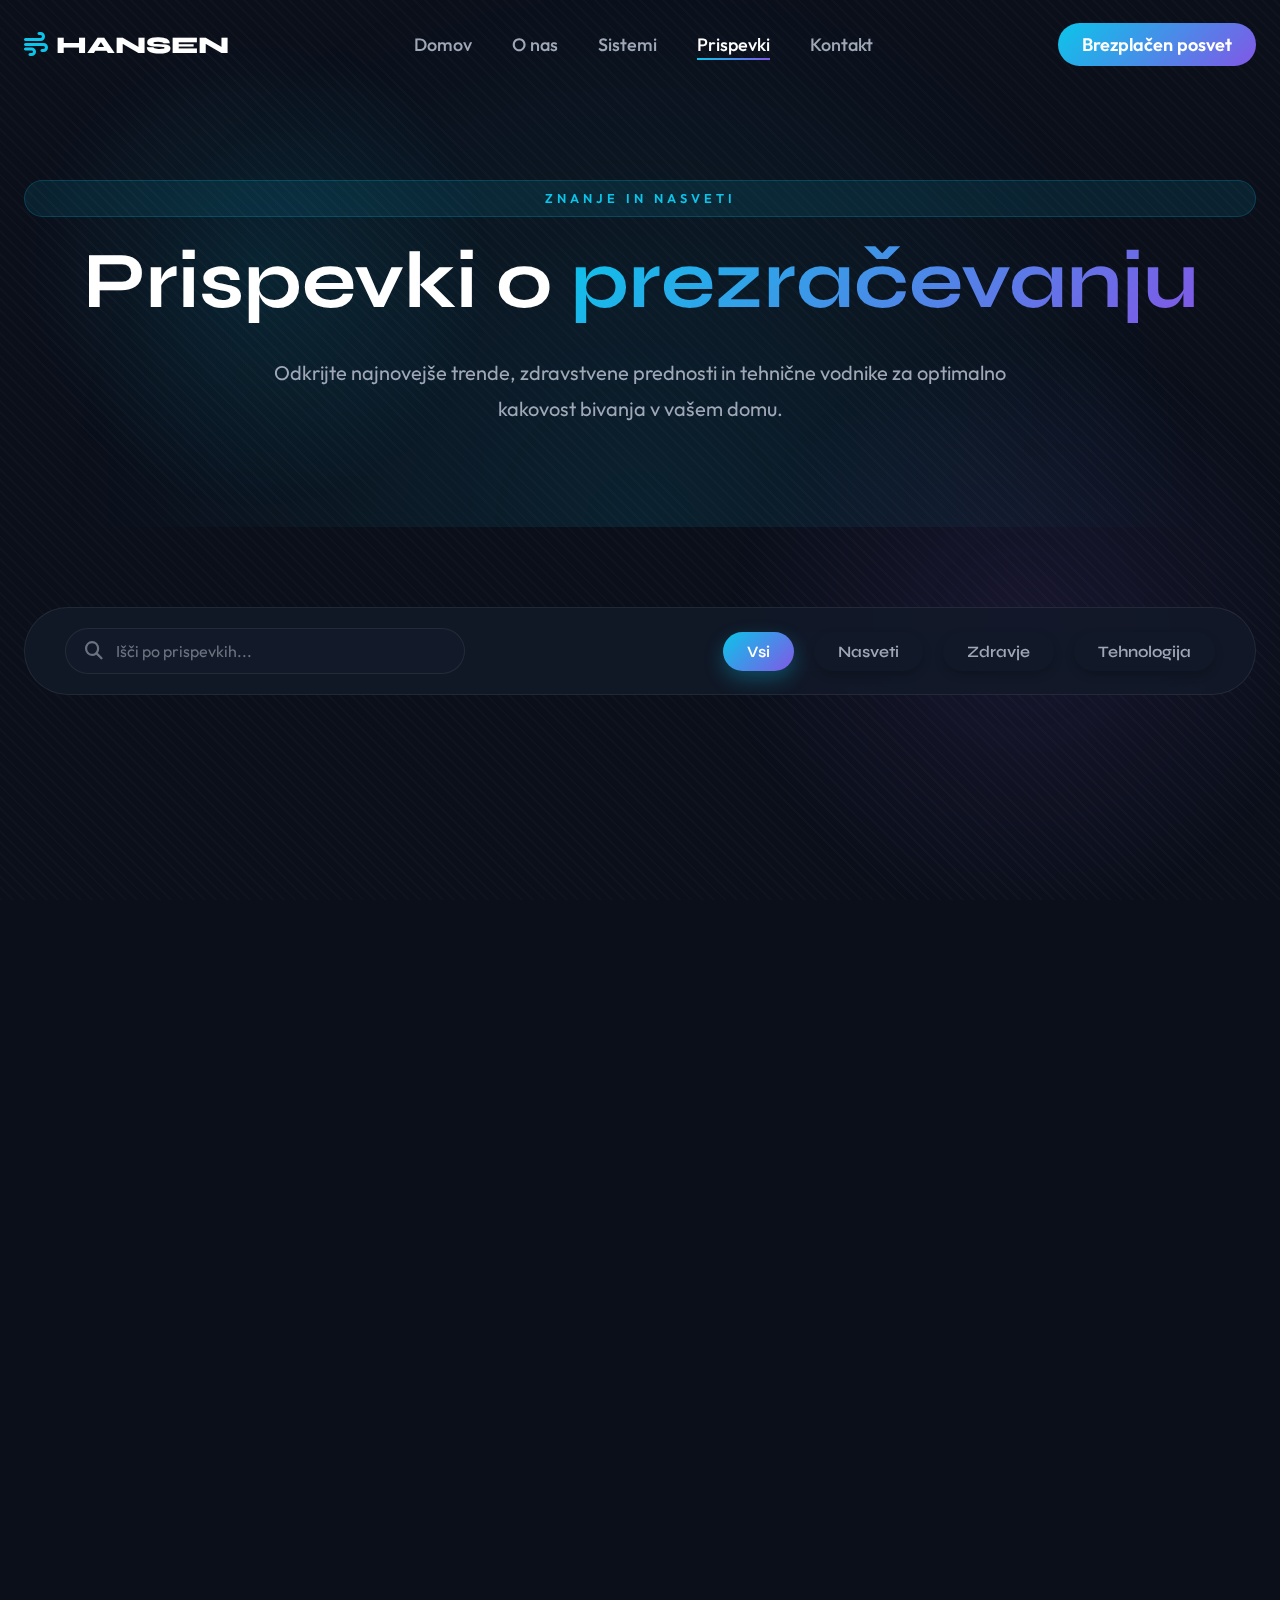
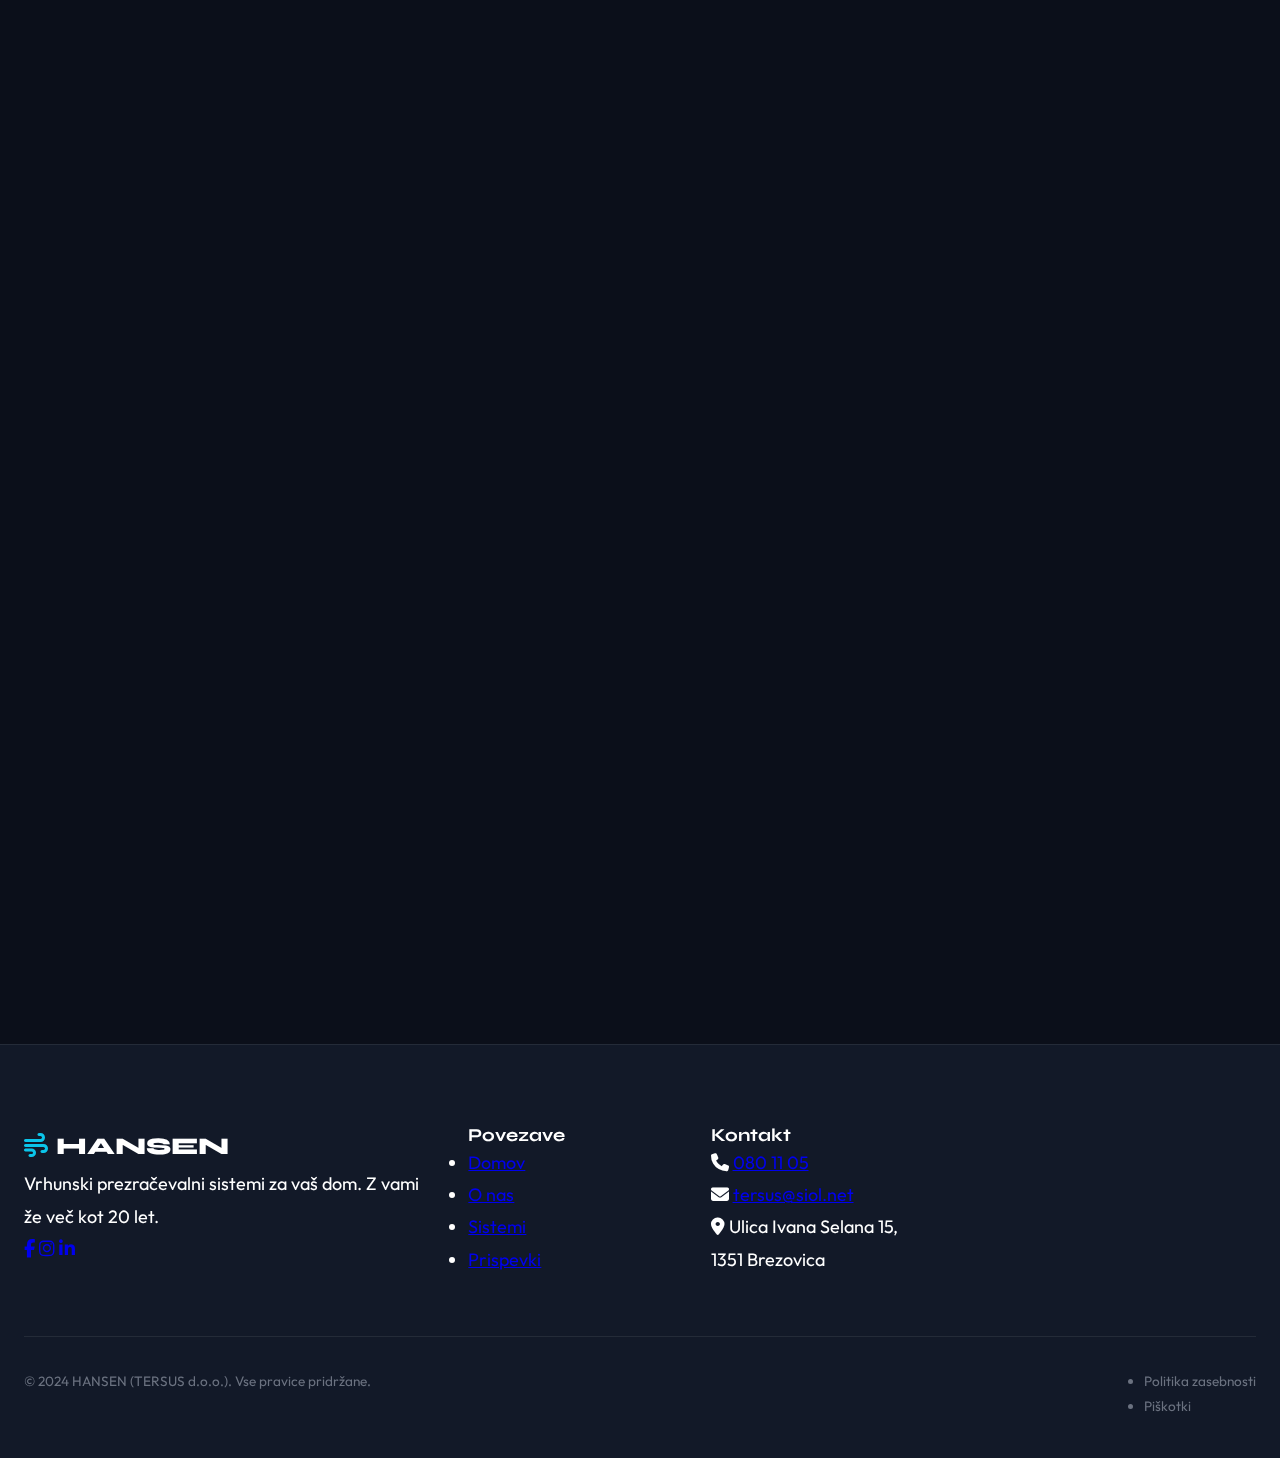
<file: prispevki.html>
<!DOCTYPE html>
<html lang="sl">

<head>
    <meta charset="UTF-8">
    <meta name="viewport" content="width=device-width, initial-scale=1.0">
    <meta name="description"
        content="Preberite si koristne nasvete, vodnike in novice o prezračevanju z rekuperacijo. Vse o zdravju, udobju in energetski učinkovitosti.">
    <title>Prispevki o prezračevanju — HANSEN</title>

    <!-- Google Fonts - Syne & Outfit -->
    <link rel="preconnect" href="https://fonts.googleapis.com">
    <link rel="preconnect" href="https://fonts.gstatic.com" crossorigin>
    <link
        href="https://fonts.googleapis.com/css2?family=Syne:wght@400;500;600;700;800&family=Outfit:wght@300;400;500;600&display=swap"
        rel="stylesheet">

    <!-- Font Awesome Icons -->
    <link rel="stylesheet" href="https://cdnjs.cloudflare.com/ajax/libs/font-awesome/6.4.0/css/all.min.css">

    <!-- Custom CSS -->
    <link rel="stylesheet" href="styles.css">
</head>

<body>

    <!-- Page Transition Overlay -->
    <div id="page-transition"></div>

    <!-- Global Background -->
    <div class="global-bg-pattern"></div>

    <!-- Navigation -->
    <nav class="navbar" id="navbar">
        <div class="container">
            <a href="index.html" class="logo">
                <span class="logo-icon"><i class="fas fa-wind"></i></span>
                <span class="logo-text">HANSEN</span>
            </a>
            <ul class="nav-links">
                <li><a href="index.html">Domov</a></li>
                <li><a href="about.html">O nas</a></li>
                <li><a href="rekuperacija.html">Sistemi</a></li>
                <li><a href="prispevki.html" class="active">Prispevki</a></li>
                <li><a href="contact.html">Kontakt</a></li>
            </ul>
            <div class="nav-actions">
                <a href="contact.html" class="nav-cta">Brezplačen posvet</a>
                <button class="mobile-menu-toggle" id="mobileMenuToggle" aria-label="Meni">
                    <span></span>
                    <span></span>
                    <span></span>
                </button>
            </div>
        </div>
    </nav>

    <main>
        <!-- Inner Hero Section -->
        <section class="inner-hero">
            <div class="container">
                <span class="hero-tagline">Znanje in nasveti</span>
                <h1 class="hero-title">Prispevki o <span class="gradient-text">prezračevanju</span></h1>
                <p class="hero-description">
                    Odkrijte najnovejše trende, zdravstvene prednosti in tehnične vodnike za optimalno kakovost bivanja
                    v vašem domu.
                </p>
            </div>
        </section>

        <!-- Blog Search & Filter Section -->
        <section class="blog-section">
            <div class="container">
                <div class="blog-controls sticky-filter">
                    <div class="search-box">
                        <i class="fas fa-search"></i>
                        <input type="text" id="blogSearch" placeholder="Išči po prispevkih...">
                    </div>
                    <div class="filter-bar no-margin">
                        <button class="filter-btn active" data-category="all">Vsi</button>
                        <button class="filter-btn" data-category="nasveti">Nasveti</button>
                        <button class="filter-btn" data-category="zdravje">Zdravje</button>
                        <button class="filter-btn" data-category="tehnologija">Tehnologija</button>
                    </div>
                </div>

                <div class="blog-grid" id="blogGrid">
                    <!-- Article 1 -->
                    <article class="blog-card reveal" data-category="nasveti">
                        <div class="blog-image">
                            <i class="fas fa-euro-sign blog-placeholder-icon"></i>
                        </div>
                        <div class="blog-content">
                            <div class="blog-meta">
                                <span class="blog-date">15. Feb 2024</span>
                                <span class="blog-read-time">5 min branja</span>
                            </div>
                            <h3>Lokalni rekuperator cena za učinkovito prezračevanje</h3>
                            <p>Preverite, zakaj je naložba v kakovosten rekuperator dolgoročno najboljša izbira za vašo
                                denarnico in zdravje.</p>
                            <a href="#" class="read-more">Preberi več <i class="fas fa-chevron-right"></i></a>
                        </div>
                    </article>

                    <!-- Article 2 -->
                    <article class="blog-card reveal" data-category="zdravje">
                        <div class="blog-image">
                            <i class="fas fa-heartbeat blog-placeholder-icon"></i>
                        </div>
                        <div class="blog-content">
                            <div class="blog-meta">
                                <span class="blog-date">10. Feb 2024</span>
                                <span class="blog-read-time">4 min branja</span>
                            </div>
                            <h3>Prezračevalni sistem je naložba v zdravje in udobje</h3>
                            <p>Kako svež zrak vpliva na vaš spanec, koncentracijo in splošno počutje v bivalnih
                                prostorih.</p>
                            <a href="#" class="read-more">Preberi več <i class="fas fa-chevron-right"></i></a>
                        </div>
                    </article>

                    <!-- Article 3 -->
                    <article class="blog-card reveal" data-category="tehnologija">
                        <div class="blog-image">
                            <i class="fas fa-microchip blog-placeholder-icon"></i>
                        </div>
                        <div class="blog-content">
                            <div class="blog-meta">
                                <span class="blog-date">05. Feb 2024</span>
                                <span class="blog-read-time">6 min branja</span>
                            </div>
                            <h3>Rekuperator lokalni: kombinacija udobja in varčnosti</h3>
                            <p>Spoznajte tehnologijo, ki omogoča vračanje toplote in zmanjšanje stroškov ogrevanja do
                                30%.</p>
                            <a href="#" class="read-more">Preberi več <i class="fas fa-chevron-right"></i></a>
                        </div>
                    </article>

                    <!-- Article 4 -->
                    <article class="blog-card reveal" data-category="nasveti">
                        <div class="blog-image">
                            <i class="fas fa-exclamation-triangle blog-placeholder-icon"></i>
                        </div>
                        <div class="blog-content">
                            <div class="blog-meta">
                                <span class="blog-date">01. Feb 2024</span>
                                <span class="blog-read-time">4 min branja</span>
                            </div>
                            <h3>Najcenejši prezračevalni sistem ni vedno dobra izbira</h3>
                            <p>Na kaj morate biti pozorni pri nakupu, da se izognete hrupu in neučinkovitosti poceni
                                naprav.</p>
                            <a href="#" class="read-more">Preberi več <i class="fas fa-chevron-right"></i></a>
                        </div>
                    </article>

                    <!-- Article 5 -->
                    <article class="blog-card reveal" data-category="zdravje">
                        <div class="blog-image">
                            <i class="fas fa-droplet blog-placeholder-icon"></i>
                        </div>
                        <div class="blog-content">
                            <div class="blog-meta">
                                <span class="blog-date">28. Jan 2024</span>
                                <span class="blog-read-time">5 min branja</span>
                            </div>
                            <h3>Vlaga v stanovanju in kako jo trajno odpraviti</h3>
                            <p>Plesen in vlaga sta preteklost s pravilno načrtovanim prezračevanjem. Preberite naš
                                vodnik.</p>
                            <a href="#" class="read-more">Preberi več <i class="fas fa-chevron-right"></i></a>
                        </div>
                    </article>

                    <!-- Article 6 -->
                    <article class="blog-card reveal" data-category="zdravje">
                        <div class="blog-image">
                            <i class="fas fa-radiation blog-placeholder-icon"></i>
                        </div>
                        <div class="blog-content">
                            <div class="blog-meta">
                                <span class="blog-date">20. Jan 2024</span>
                                <span class="blog-read-time">7 min branja</span>
                            </div>
                            <h3>Nevarnosti Radona: Kako zmanjšati tveganje</h3>
                            <p>Radon je nevaren plin brez vonja. Spoznajte, kako ga rekuperacija učinkovito odstranjuje
                                iz hiše.</p>
                            <a href="#" class="read-more">Preberi več <i class="fas fa-chevron-right"></i></a>
                        </div>
                    </article>
                </div>
            </div>
        </section>

        <!-- Newsletter Section -->
        <section class="newsletter-section">
            <div class="container reveal">
                <div class="newsletter-card">
                    <h2>Ne zamudite novejših nasvetov</h2>
                    <p>Prijavite se na naše e-novice in bodite obveščeni o novostih in ugodnostih.</p>
                    <form class="newsletter-form">
                        <input type="email" placeholder="Vaš e-poštni naslov" required>
                        <button type="submit" class="btn btn-primary">Prijava</button>
                    </form>
                </div>
            </div>
        </section>
    </main>

    <!-- Footer -->
    <footer class="footer">
        <div class="container">
            <div class="footer-grid">
                <div class="footer-brand">
                    <a href="index.html" class="logo">
                        <span class="logo-icon"><i class="fas fa-wind"></i></span>
                        <span class="logo-text">HANSEN</span>
                    </a>
                    <p>Vrhunski prezračevalni sistemi za vaš dom. Z vami že več kot 20 let.</p>
                    <div class="social-links">
                        <a href="#"><i class="fab fa-facebook-f"></i></a>
                        <a href="#"><i class="fab fa-instagram"></i></a>
                        <a href="#"><i class="fab fa-linkedin-in"></i></a>
                    </div>
                </div>
                <div class="footer-links">
                    <h4>Povezave</h4>
                    <ul>
                        <li><a href="index.html">Domov</a></li>
                        <li><a href="about.html">O nas</a></li>
                        <li><a href="rekuperacija.html">Sistemi</a></li>
                        <li><a href="prispevki.html">Prispevki</a></li>
                    </ul>
                </div>
                <div class="footer-contact">
                    <h4>Kontakt</h4>
                    <p><i class="fas fa-phone"></i> <a href="tel:0801105">080 11 05</a></p>
                    <p><i class="fas fa-envelope"></i> <a href="mailto:tersus@siol.net">tersus@siol.net</a></p>
                    <p><i class="fas fa-map-marker-alt"></i> Ulica Ivana Selana 15, 1351 Brezovica</p>
                </div>
            </div>
            <div class="footer-bottom">
                <p>&copy; 2024 HANSEN (TERSUS d.o.o.). Vse pravice pridržane.</p>
                <ul class="footer-legal">
                    <li><a href="politika-zasebnosti.html">Politika zasebnosti</a></li>
                    <li><a href="#">Piškotki</a></li>
                </ul>
            </div>
        </div>
    </footer>

    <!-- Custom JS -->
    <script src="script.js"></script>
</body>

</html>
</file>
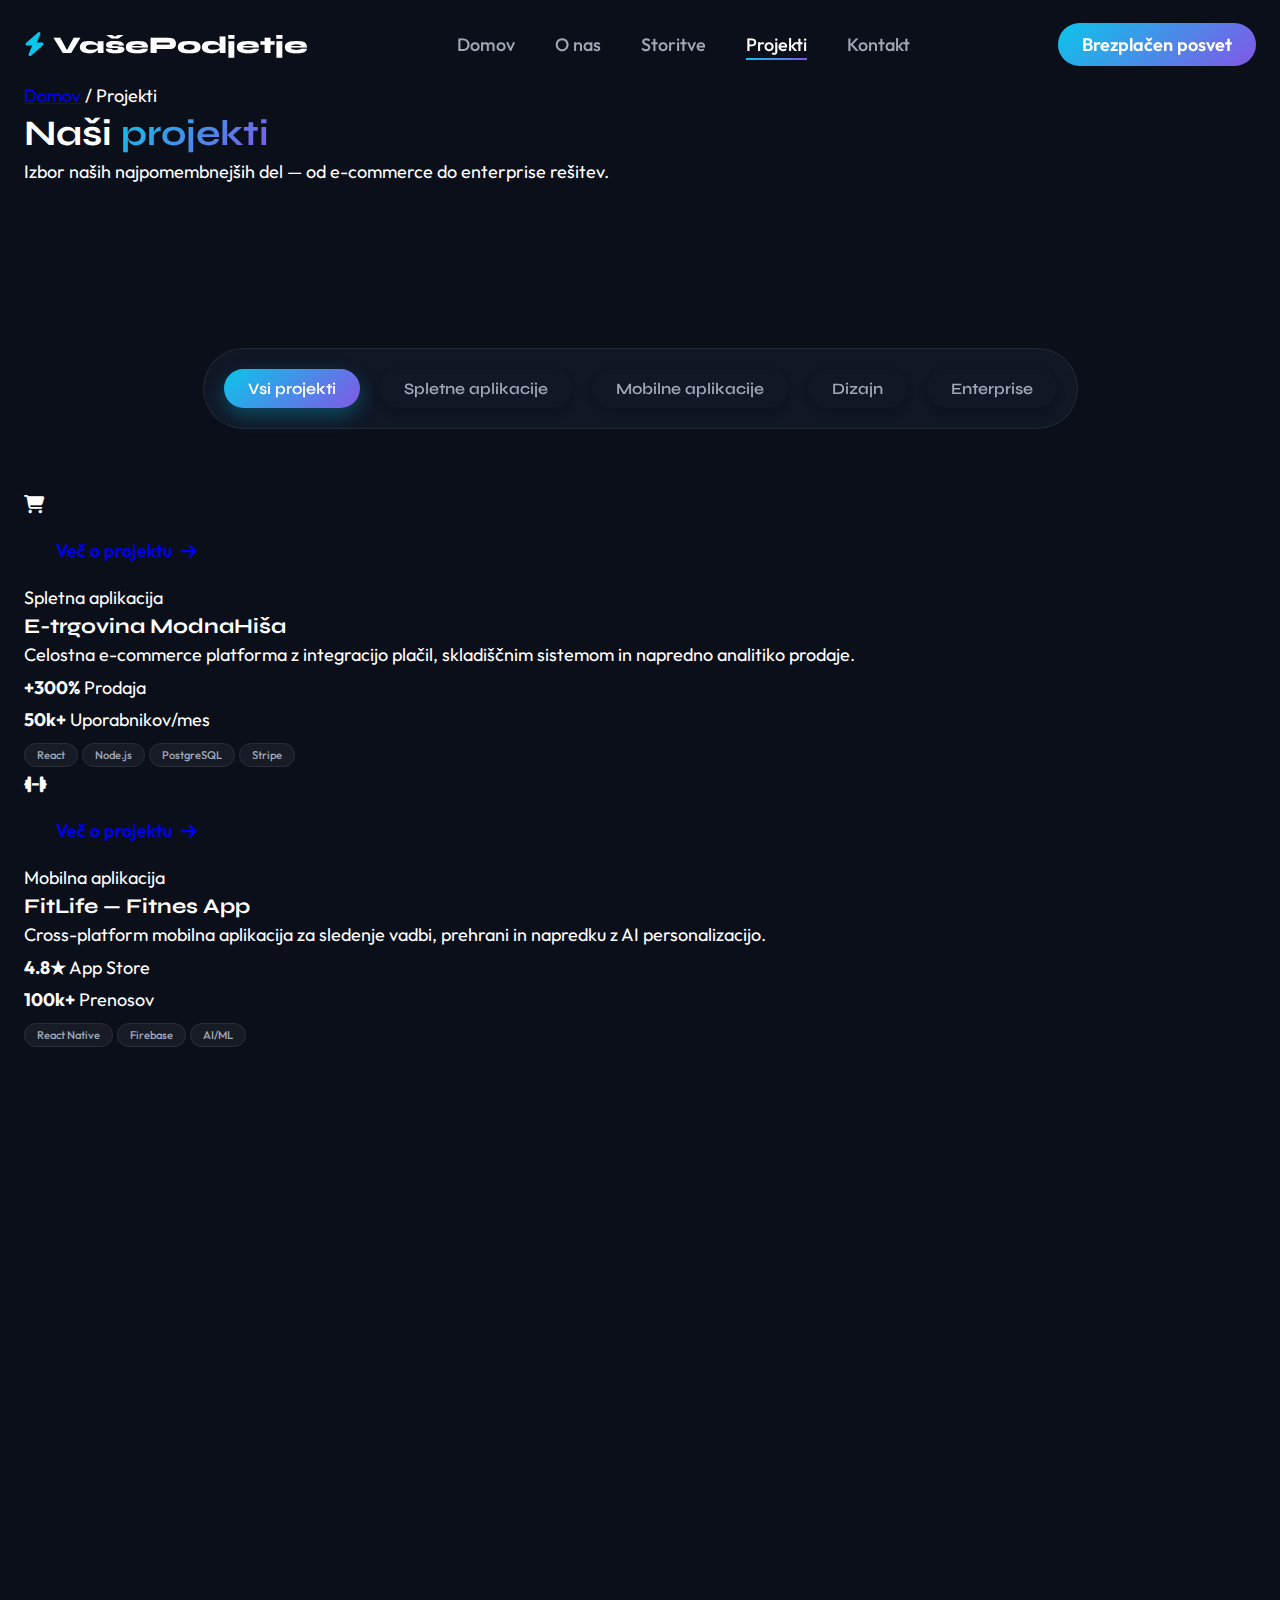
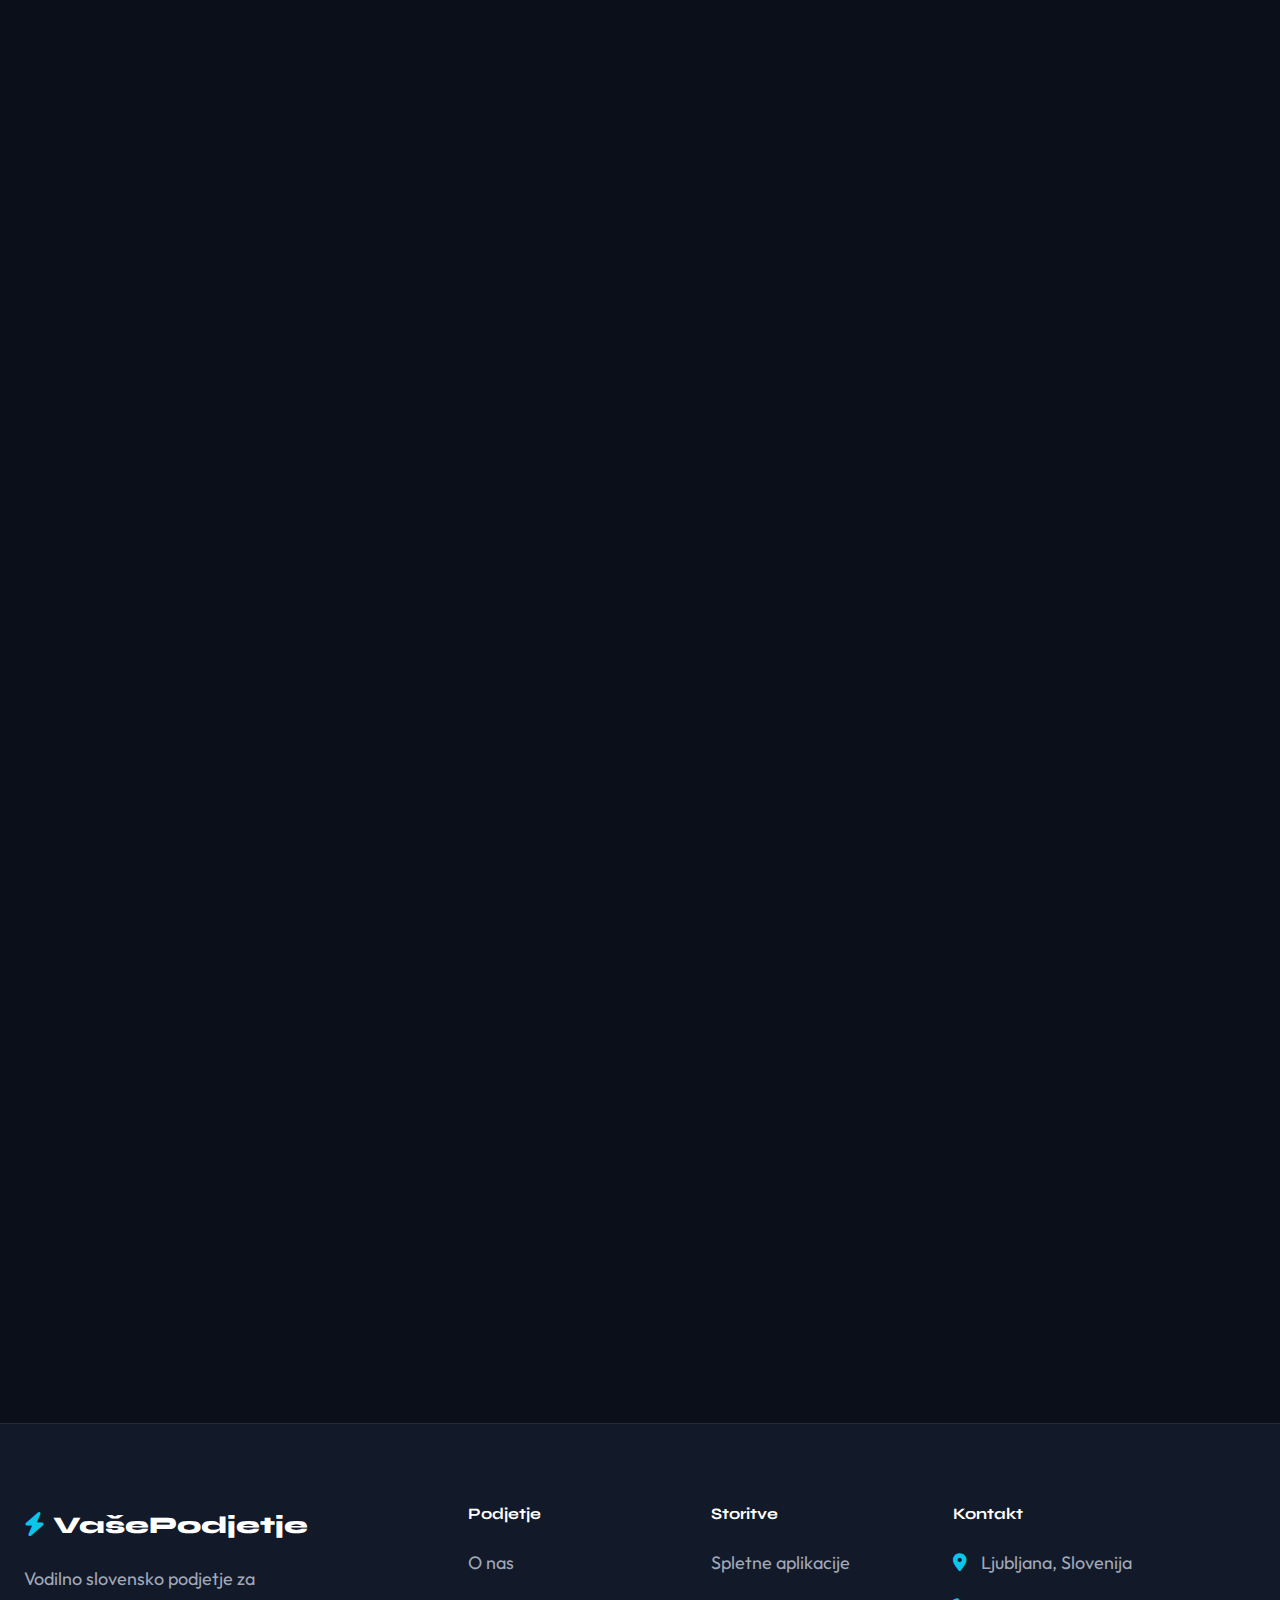
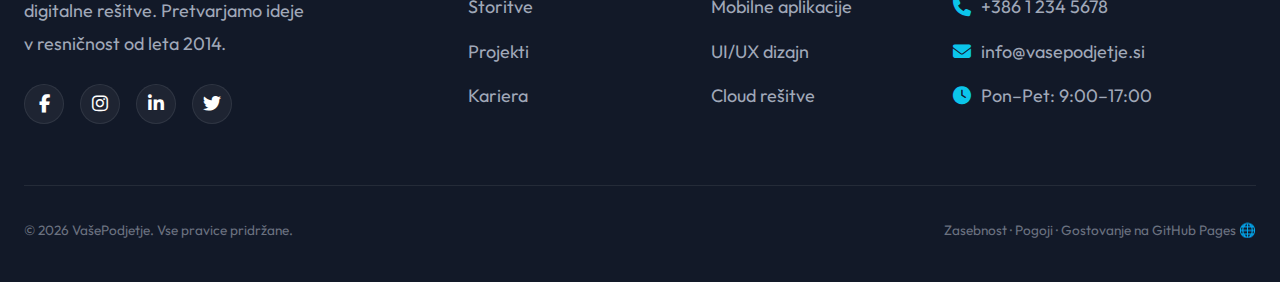
<file: projects.html>
<!DOCTYPE html>
<html lang="sl">

<head>
    <meta charset="UTF-8">
    <meta name="viewport" content="width=device-width, initial-scale=1.0">
    <meta name="description" content="Oglejte si naše uspešne projekte in reference — VašePodjetje">
    <title>Projekti — VašePodjetje</title>
    <link rel="preconnect" href="https://fonts.googleapis.com">
    <link rel="preconnect" href="https://fonts.gstatic.com" crossorigin>
    <!-- Google Fonts - Syne & Outfit -->
    <link rel="preconnect" href="https://fonts.googleapis.com">
    <link rel="preconnect" href="https://fonts.gstatic.com" crossorigin>
    <link
        href="https://fonts.googleapis.com/css2?family=Syne:wght@400;500;600;700;800&family=Outfit:wght@300;400;500;600&display=swap"
        rel="stylesheet">

    <!-- Font Awesome Icons -->
    <link rel="stylesheet" href="https://cdnjs.cloudflare.com/ajax/libs/font-awesome/6.4.0/css/all.min.css">

    <!-- Your main stylesheet -->
    <link rel="stylesheet" href="styles.css">
</head>

<body>

    <div id="cursor-dot"></div>
    <div id="cursor-ring"></div>
    <!-- Page Transition Overlay -->
    <div id="page-transition"></div>

    <!-- Navigation -->
    <nav class="navbar" id="navbar">
        <div class="container">
            <a href="index.html" class="logo">
                <span class="logo-icon"><i class="fas fa-bolt"></i></span>
                <span class="logo-text">VašePodjetje</span>
            </a>
            <ul class="nav-links">
                <li><a href="index.html">Domov</a></li>
                <li><a href="about.html">O nas</a></li>
                <li><a href="services.html">Storitve</a></li>
                <li><a href="projects.html" class="active">Projekti</a></li>
                <li><a href="contact.html">Kontakt</a></li>
            </ul>
            <div class="nav-actions">
                <a href="contact.html" class="nav-cta">Brezplačen posvet</a>
                <button class="mobile-menu-toggle" id="mobileMenuToggle" aria-label="Meni">
                    <span></span>
                    <span></span>
                    <span></span>
                </button>
            </div>
        </div>
    </nav>

    <main>
        <section class="page-header">
            <div class="container">
                <span class="breadcrumb"><a href="index.html">Domov</a> / Projekti</span>
                <h1>Naši <span class="gradient-text">projekti</span></h1>
                <p>Izbor naših najpomembnejših del — od e-commerce do enterprise rešitev.</p>
            </div>
        </section>

        <section class="projects-page">
            <div class="container">
                <div class="filter-bar reveal">
                    <button class="filter-btn active" data-filter="all">Vsi projekti</button>
                    <button class="filter-btn" data-filter="web">Spletne aplikacije</button>
                    <button class="filter-btn" data-filter="mobile">Mobilne aplikacije</button>
                    <button class="filter-btn" data-filter="design">Dizajn</button>
                    <button class="filter-btn" data-filter="enterprise">Enterprise</button>
                </div>

                <div class="projects-showcase">

                    <div class="project-card-lg reveal reveal-delay-1" data-category="web">
                        <div class="project-thumb-lg">
                            <i class="fas fa-shopping-cart"></i>
                            <div class="proj-overlay">
                                <a href="#" class="btn btn-small btn-ghost">Več o projektu <i
                                        class="fas fa-arrow-right"></i></a>
                            </div>
                        </div>
                        <div class="project-body-lg">
                            <div class="project-cat">Spletna aplikacija</div>
                            <h3>E-trgovina ModnaHiša</h3>
                            <p>Celostna e-commerce platforma z integracijo plačil, skladiščnim sistemom in napredno
                                analitiko prodaje.</p>
                            <div class="project-metrics">
                                <div class="proj-metric">
                                    <strong>+300%</strong>
                                    <span>Prodaja</span>
                                </div>
                                <div class="proj-metric">
                                    <strong>50k+</strong>
                                    <span>Uporabnikov/mes</span>
                                </div>
                            </div>
                            <div class="tag-row">
                                <span class="tag">React</span>
                                <span class="tag">Node.js</span>
                                <span class="tag">PostgreSQL</span>
                                <span class="tag">Stripe</span>
                            </div>
                        </div>
                    </div>

                    <div class="project-card-lg reveal reveal-delay-2" data-category="mobile">
                        <div class="project-thumb-lg">
                            <i class="fas fa-dumbbell"></i>
                            <div class="proj-overlay">
                                <a href="#" class="btn btn-small btn-ghost">Več o projektu <i
                                        class="fas fa-arrow-right"></i></a>
                            </div>
                        </div>
                        <div class="project-body-lg">
                            <div class="project-cat">Mobilna aplikacija</div>
                            <h3>FitLife — Fitnes App</h3>
                            <p>Cross-platform mobilna aplikacija za sledenje vadbi, prehrani in napredku z AI
                                personalizacijo.</p>
                            <div class="project-metrics">
                                <div class="proj-metric">
                                    <strong>4.8★</strong>
                                    <span>App Store</span>
                                </div>
                                <div class="proj-metric">
                                    <strong>100k+</strong>
                                    <span>Prenosov</span>
                                </div>
                            </div>
                            <div class="tag-row">
                                <span class="tag">React Native</span>
                                <span class="tag">Firebase</span>
                                <span class="tag">AI/ML</span>
                            </div>
                        </div>
                    </div>

                    <div class="project-card-lg reveal reveal-delay-3" data-category="enterprise">
                        <div class="project-thumb-lg">
                            <i class="fas fa-industry"></i>
                            <div class="proj-overlay">
                                <a href="#" class="btn btn-small btn-ghost">Več o projektu <i
                                        class="fas fa-arrow-right"></i></a>
                            </div>
                        </div>
                        <div class="project-body-lg">
                            <div class="project-cat">Enterprise</div>
                            <h3>ERP Sistem ProizvodnjaPlus</h3>
                            <p>Celostna ERP rešitev za upravljanje proizvodnje, skladišča, kadrov in financ.</p>
                            <div class="project-metrics">
                                <div class="proj-metric">
                                    <strong>-35%</strong>
                                    <span>Operativni stroški</span>
                                </div>
                                <div class="proj-metric">
                                    <strong>500+</strong>
                                    <span>Uporabnikov</span>
                                </div>
                            </div>
                            <div class="tag-row">
                                <span class="tag">Vue.js</span>
                                <span class="tag">Python</span>
                                <span class="tag">Docker</span>
                            </div>
                        </div>
                    </div>

                    <div class="project-card-lg reveal reveal-delay-1" data-category="design">
                        <div class="project-thumb-lg">
                            <i class="fas fa-palette"></i>
                            <div class="proj-overlay">
                                <a href="#" class="btn btn-small btn-ghost">Več o projektu <i
                                        class="fas fa-arrow-right"></i></a>
                            </div>
                        </div>
                        <div class="project-body-lg">
                            <div class="project-cat">UI/UX Dizajn</div>
                            <h3>Rebrand — FinTech SI</h3>
                            <p>Celostna prenova blagovne znamke in digitalnih produktov za vodilno slovensko fintech
                                podjetje.</p>
                            <div class="project-metrics">
                                <div class="proj-metric">
                                    <strong>+85%</strong>
                                    <span>Konverzija</span>
                                </div>
                                <div class="proj-metric">
                                    <strong>3 meseci</strong>
                                    <span>Čas izvedbe</span>
                                </div>
                            </div>
                            <div class="tag-row">
                                <span class="tag">Figma</span>
                                <span class="tag">Brand Design</span>
                                <span class="tag">Design System</span>
                            </div>
                        </div>
                    </div>

                    <div class="project-card-lg reveal reveal-delay-2" data-category="web">
                        <div class="project-thumb-lg">
                            <i class="fas fa-hospital"></i>
                            <div class="proj-overlay">
                                <a href="#" class="btn btn-small btn-ghost">Več o projektu <i
                                        class="fas fa-arrow-right"></i></a>
                            </div>
                        </div>
                        <div class="project-body-lg">
                            <div class="project-cat">Spletna aplikacija</div>
                            <h3>MedPortal — Zdravstveni Portal</h3>
                            <p>Platforma za upravljanje zdravstvenih kartotek, naročanje in komunikacijo med pacienti in
                                zdravniki.</p>
                            <div class="project-metrics">
                                <div class="proj-metric">
                                    <strong>20k+</strong>
                                    <span>Pacientov</span>
                                </div>
                                <div class="proj-metric">
                                    <strong>ISO 27001</strong>
                                    <span>Certificiran</span>
                                </div>
                            </div>
                            <div class="tag-row">
                                <span class="tag">Next.js</span>
                                <span class="tag">TypeScript</span>
                                <span class="tag">FHIR API</span>
                            </div>
                        </div>
                    </div>

                    <div class="project-card-lg reveal reveal-delay-3" data-category="enterprise">
                        <div class="project-thumb-lg">
                            <i class="fas fa-chart-line"></i>
                            <div class="proj-overlay">
                                <a href="#" class="btn btn-small btn-ghost">Več o projektu <i
                                        class="fas fa-arrow-right"></i></a>
                            </div>
                        </div>
                        <div class="project-body-lg">
                            <div class="project-cat">Enterprise / AI</div>
                            <h3>DataInsight — Analitična Platforma</h3>
                            <p>AI-pogonjena platforma za podatkovno analitiko in napovedovanje za logistična podjetja.
                            </p>
                            <div class="project-metrics">
                                <div class="proj-metric">
                                    <strong>+40%</strong>
                                    <span>Učinkovitost</span>
                                </div>
                                <div class="proj-metric">
                                    <strong>1B+</strong>
                                    <span>Zapisov/dan</span>
                                </div>
                            </div>
                            <div class="tag-row">
                                <span class="tag">Python</span>
                                <span class="tag">TensorFlow</span>
                                <span class="tag">Kubernetes</span>
                            </div>
                        </div>
                    </div>

                </div>
            </div>
        </section>

        <section class="cta-section">
            <div class="container">
                <div class="cta-card reveal">
                    <span class="badge">Vaš projekt</span>
                    <h2>Imate projekt<br><span class="gradient-text">v mislih?</span></h2>
                    <p>Povejte nam o vaši ideji. Skupaj jo bomo spremenili v izjemen digitalni produkt.</p>
                    <div class="cta-buttons">
                        <a href="contact.html" class="btn btn-primary btn-large">Kontaktirajte nas <span
                                class="btn-icon"><i class="fas fa-arrow-right"></i></span></a>
                        <a href="services.html" class="btn btn-outline btn-large">Naše storitve</a>
                    </div>
                </div>
            </div>
        </section>
    </main>

    <footer class="footer">
        <div class="container">
            <div class="footer-grid">
                <div>
                    <div class="footer-logo">
                        <a href="index.html" class="logo">
                            <span class="logo-icon"><i class="fas fa-bolt"></i></span>
                            <span class="logo-text">VašePodjetje</span>
                        </a>
                    </div>
                    <p class="footer-about">Vodilno slovensko podjetje za digitalne rešitve. Pretvarjamo ideje v
                        resničnost od leta 2014.</p>
                    <div class="footer-social">
                        <a href="#" class="social-icon" aria-label="Facebook"><i class="fab fa-facebook-f"></i></a>
                        <a href="#" class="social-icon" aria-label="Instagram"><i class="fab fa-instagram"></i></a>
                        <a href="#" class="social-icon" aria-label="LinkedIn"><i class="fab fa-linkedin-in"></i></a>
                        <a href="#" class="social-icon" aria-label="Twitter"><i class="fab fa-twitter"></i></a>
                    </div>
                </div>
                <div class="footer-col">
                    <h4>Podjetje</h4>
                    <ul>
                        <li><a href="about.html">O nas</a></li>
                        <li><a href="services.html">Storitve</a></li>
                        <li><a href="projects.html">Projekti</a></li>
                        <li><a href="contact.html">Kariera</a></li>
                    </ul>
                </div>
                <div class="footer-col">
                    <h4>Storitve</h4>
                    <ul>
                        <li><a href="services.html#web">Spletne aplikacije</a></li>
                        <li><a href="services.html#mobile">Mobilne aplikacije</a></li>
                        <li><a href="services.html#design">UI/UX dizajn</a></li>
                        <li><a href="services.html#cloud">Cloud rešitve</a></li>
                    </ul>
                </div>
                <div class="footer-col">
                    <h4>Kontakt</h4>
                    <address>
                        <p><i class="fas fa-map-marker-alt"></i> Ljubljana, Slovenija</p>
                        <p><i class="fas fa-phone"></i> <a href="tel:+38612345678">+386 1 234 5678</a></p>
                        <p><i class="fas fa-envelope"></i> <a
                                href="mailto:info@vasepodjetje.si">info@vasepodjetje.si</a></p>
                        <p><i class="fas fa-clock"></i> Pon–Pet: 9:00–17:00</p>
                    </address>
                </div>
            </div>
            <div class="footer-bottom">
                <p>© 2026 VašePodjetje. Vse pravice pridržane.</p>
                <p><a href="#">Zasebnost</a> · <a href="#">Pogoji</a> · Gostovanje na GitHub Pages 🌐</p>
            </div>
        </div>
    </footer>

    <script src="script.js"></script>
</body>

</html>
</file>
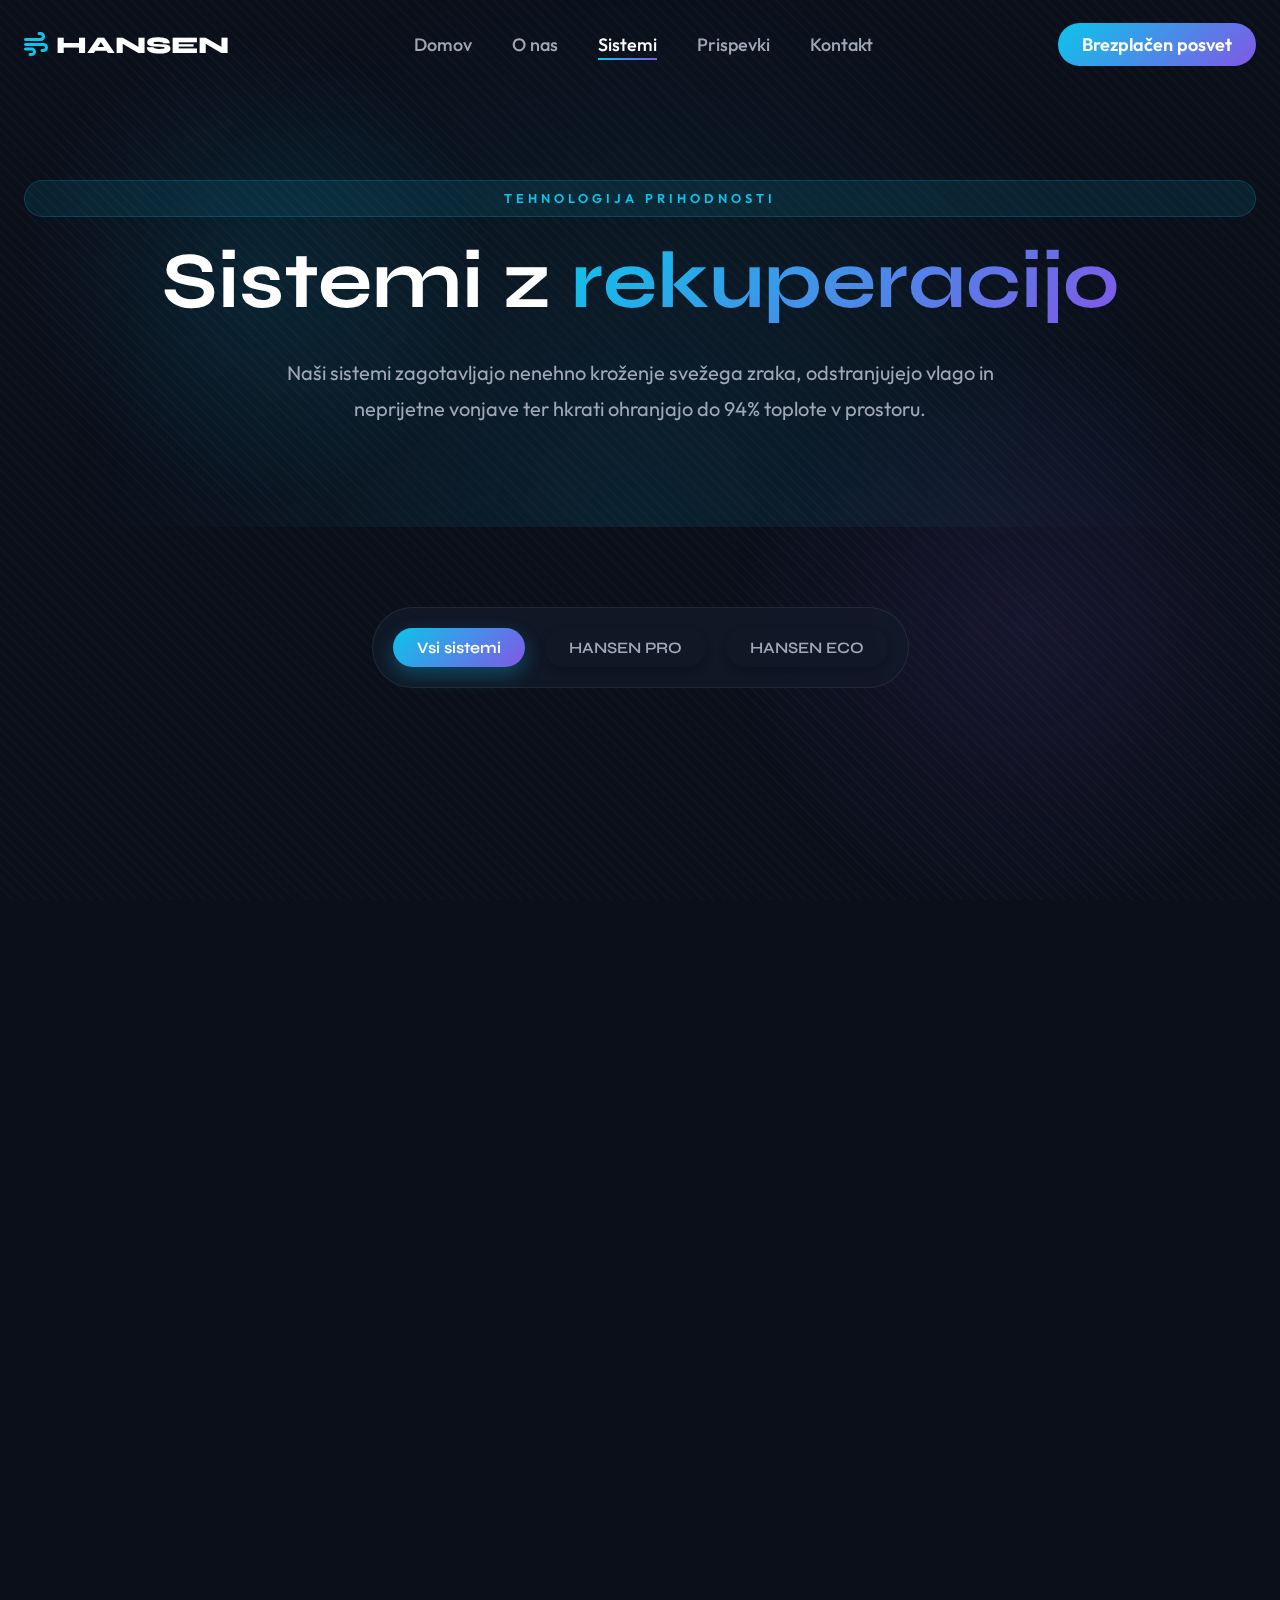
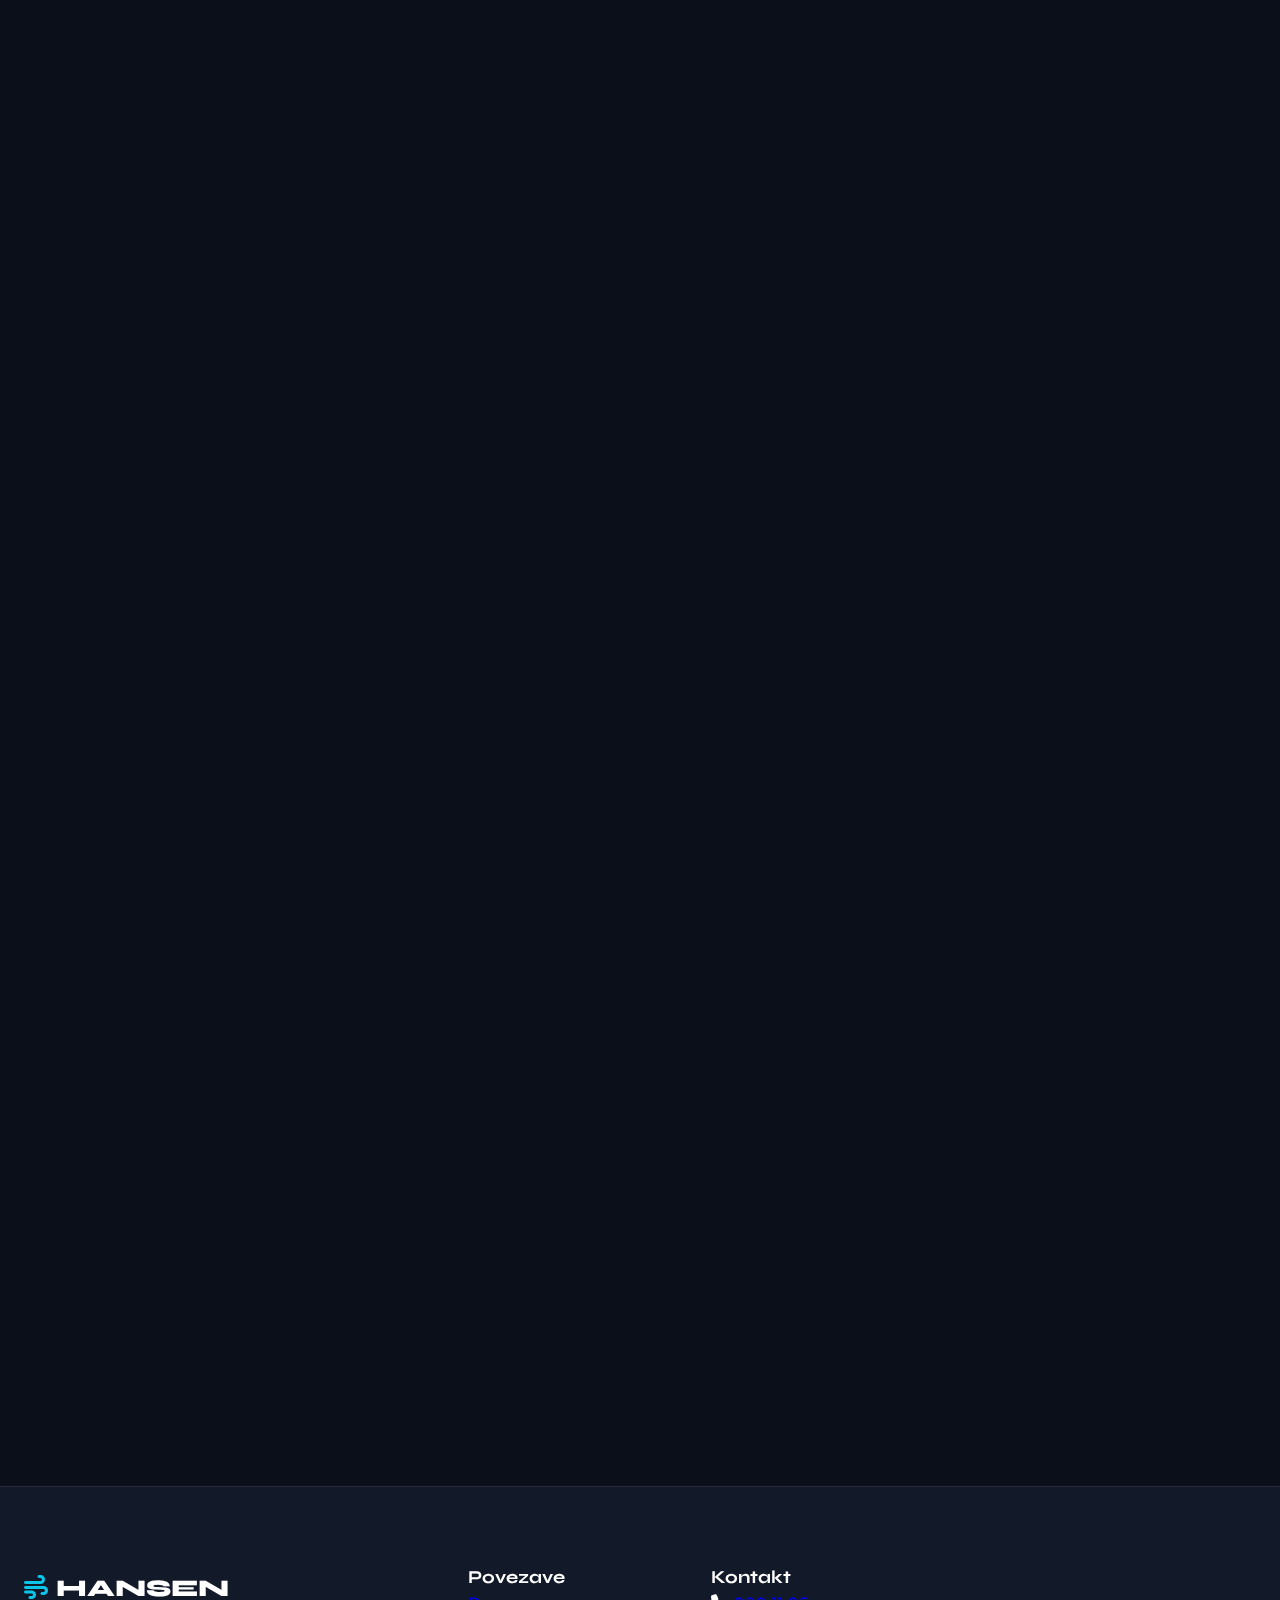
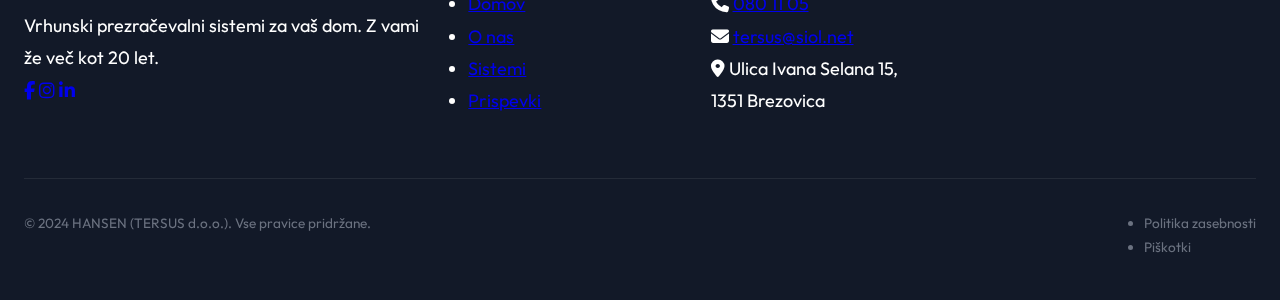
<file: rekuperacija.html>
<!DOCTYPE html>
<html lang="sl">

<head>
    <meta charset="UTF-8">
    <meta name="viewport" content="width=device-width, initial-scale=1.0">
    <meta name="description"
        content="Vrhunski prezračevalni sistemi HANSEN z rekuperacijo toplote. Zagotovite si svež in čist zrak v vašem domu z minimalnimi toplotnimi izgubami.">
    <title>Sistemi z rekuperacijo — HANSEN</title>

    <!-- Google Fonts - Syne & Outfit -->
    <link rel="preconnect" href="https://fonts.googleapis.com">
    <link rel="preconnect" href="https://fonts.gstatic.com" crossorigin>
    <link
        href="https://fonts.googleapis.com/css2?family=Syne:wght@400;500;600;700;800&family=Outfit:wght@300;400;500;600&display=swap"
        rel="stylesheet">

    <!-- Font Awesome Icons -->
    <link rel="stylesheet" href="https://cdnjs.cloudflare.com/ajax/libs/font-awesome/6.4.0/css/all.min.css">

    <!-- Custom CSS -->
    <link rel="stylesheet" href="styles.css">
</head>

<body>

    <!-- Page Transition Overlay -->
    <div id="page-transition"></div>

    <!-- Global Background -->
    <div class="global-bg-pattern"></div>

    <!-- Navigation -->
    <nav class="navbar" id="navbar">
        <div class="container">
            <a href="index.html" class="logo">
                <span class="logo-icon"><i class="fas fa-wind"></i></span>
                <span class="logo-text">HANSEN</span>
            </a>
            <ul class="nav-links">
                <li><a href="index.html">Domov</a></li>
                <li><a href="about.html">O nas</a></li>
                <li><a href="rekuperacija.html" class="active">Sistemi</a></li>
                <li><a href="prispevki.html">Prispevki</a></li>
                <li><a href="contact.html">Kontakt</a></li>
            </ul>
            <div class="nav-actions">
                <a href="contact.html" class="nav-cta">Brezplačen posvet</a>
                <button class="mobile-menu-toggle" id="mobileMenuToggle" aria-label="Meni">
                    <span></span>
                    <span></span>
                    <span></span>
                </button>
            </div>
        </div>
    </nav>

    <main>
        <!-- Inner Hero Section -->
        <section class="inner-hero">
            <div class="container">
                <span class="hero-tagline">Tehnologija prihodnosti</span>
                <h1 class="hero-title">Sistemi z <span class="gradient-text">rekuperacijo</span></h1>
                <p class="hero-description">
                    Naši sistemi zagotavljajo nenehno kroženje svežega zraka, odstranjujejo vlago in neprijetne vonjave
                    ter hkrati ohranjajo do 94% toplote v prostoru.
                </p>
            </div>
        </section>

        <!-- Product Filter Section -->
        <section class="products-section">
            <div class="container">
                <div class="filter-bar sticky-filter">
                    <button class="filter-btn active" data-filter="all">Vsi sistemi</button>
                    <button class="filter-btn" data-filter="pro">HANSEN PRO</button>
                    <button class="filter-btn" data-filter="eco">HANSEN ECO</button>
                </div>

                <div class="product-grid" id="productGrid">
                    <!-- HANSEN PRO 160 Wireless -->
                    <div class="product-card reveal" data-category="pro">
                        <div class="product-badge">PRO</div>
                        <div class="product-image">
                            <i class="fas fa-box-open product-placeholder-icon"></i>
                        </div>
                        <div class="product-info">
                            <h3>HANSEN PRO 160 Wireless</h3>
                            <p>Prezračevalni sistem s 94% izkoristkom, brezžično povezavo med enotami in izjemno tihim
                                delovanjem.</p>
                            <ul class="product-features">
                                <li><i class="fas fa-check"></i> 94% toplotni izkoristek</li>
                                <li><i class="fas fa-check"></i> Brezžična sinhronizacija</li>
                                <li><i class="fas fa-check"></i> Senzor vlage</li>
                            </ul>
                            <a href="contact.html" class="btn btn-sm btn-outline">Povpraševanje</a>
                        </div>
                    </div>

                    <!-- HANSEN PRO 160 Active -->
                    <div class="product-card reveal" data-category="pro">
                        <div class="product-badge">PRO</div>
                        <div class="product-image">
                            <i class="fas fa-box-open product-placeholder-icon"></i>
                        </div>
                        <div class="product-info">
                            <h3>HANSEN PRO 160 Active</h3>
                            <p>Rekuperator z žično povezavo med enotami, primeren za novogradnje in temeljite prenove.
                            </p>
                            <ul class="product-features">
                                <li><i class="fas fa-check"></i> Žična stabilnost</li>
                                <li><i class="fas fa-check"></i> Visok pretok zraka</li>
                                <li><i class="fas fa-check"></i> Integrirano krmiljenje</li>
                            </ul>
                            <a href="contact.html" class="btn btn-sm btn-outline">Povpraševanje</a>
                        </div>
                    </div>

                    <!-- HANSEN PRO 100 Wireless -->
                    <div class="product-card reveal" data-category="pro">
                        <div class="product-badge">PRO</div>
                        <div class="product-image">
                            <i class="fas fa-box-open product-placeholder-icon"></i>
                        </div>
                        <div class="product-info">
                            <h3>HANSEN PRO 100 Wireless</h3>
                            <p>Kompaktna rešitev za manjše bivalne prostore in kopalnice z vso napredno PRO tehnologijo.
                            </p>
                            <ul class="product-features">
                                <li><i class="fas fa-check"></i> Kompaktna oblika</li>
                                <li><i class="fas fa-check"></i> Visok izkoristek</li>
                                <li><i class="fas fa-check"></i> Enostavna vgradnja</li>
                            </ul>
                            <a href="contact.html" class="btn btn-sm btn-outline">Povpraševanje</a>
                        </div>
                    </div>

                    <!-- HANSEN Eco 150 Wireless -->
                    <div class="product-card reveal" data-category="eco">
                        <div class="product-badge badge-eco">ECO</div>
                        <div class="product-image">
                            <i class="fas fa-box-open product-placeholder-icon"></i>
                        </div>
                        <div class="product-info">
                            <h3>HANSEN Eco 150 Wireless</h3>
                            <p>Ekonomična rešitev z brezžično povezavo, primerna za optimalno razvlaževanje prostorov.
                            </p>
                            <ul class="product-features">
                                <li><i class="fas fa-check"></i> Regulacija razvlaževanja</li>
                                <li><i class="fas fa-check"></i> Nizka poraba energije</li>
                                <li><i class="fas fa-check"></i> Prehod skozi steno 160mm</li>
                            </ul>
                            <a href="contact.html" class="btn btn-sm btn-outline">Povpraševanje</a>
                        </div>
                    </div>

                    <!-- HANSEN Eco 150 Active -->
                    <div class="product-card reveal" data-category="eco">
                        <div class="product-badge badge-eco">ECO</div>
                        <div class="product-image">
                            <i class="fas fa-box-open product-placeholder-icon"></i>
                        </div>
                        <div class="product-info">
                            <h3>HANSEN Eco 150 Active</h3>
                            <p>Sistem z visokim toplotnim izkoristkom in enostavnim vzdrževanjem za proračunsko prijazno
                                prezračevanje.</p>
                            <ul class="product-features">
                                <li><i class="fas fa-check"></i> Enostavno čiščenje</li>
                                <li><i class="fas fa-check"></i> Tih nočni način</li>
                                <li><i class="fas fa-check"></i> Dolga življenjska doba</li>
                            </ul>
                            <a href="contact.html" class="btn btn-sm btn-outline">Povpraševanje</a>
                        </div>
                    </div>

                    <!-- HANSEN Eco 100 -->
                    <div class="product-card reveal" data-category="eco">
                        <div class="product-badge badge-eco">ECO</div>
                        <div class="product-image">
                            <i class="fas fa-box-open product-placeholder-icon"></i>
                        </div>
                        <div class="product-info">
                            <h3>HANSEN Eco 100</h3>
                            <p>Manjši rekuperacijski sistem, posebej zasnovan za specifične potrebe manjših prostorov.
                            </p>
                            <ul class="product-features">
                                <li><i class="fas fa-check"></i> Mini izvedba</li>
                                <li><i class="fas fa-check"></i> Stabilno delovanje</li>
                                <li><i class="fas fa-check"></i> Cenovno dostopno</li>
                            </ul>
                            <a href="contact.html" class="btn btn-sm btn-outline">Povpraševanje</a>
                        </div>
                    </div>
                </div>
            </div>
        </section>

        <!-- CTA Section -->
        <section class="cta-section">
            <div class="container reveal">
                <div class="cta-card">
                    <h2>Niste prepričani, kateri sistem je pravi?</h2>
                    <p>Naši strokovnjaki vam bodo pomagali izbrati optimalno rešitev za vaš dom ali poslovni prostor.
                    </p>
                    <a href="contact.html" class="btn btn-primary">Brezplačno svetovanje</a>
                </div>
            </div>
        </section>
    </main>

    <!-- Footer -->
    <footer class="footer">
        <div class="container">
            <div class="footer-grid">
                <div class="footer-brand">
                    <a href="index.html" class="logo">
                        <span class="logo-icon"><i class="fas fa-wind"></i></span>
                        <span class="logo-text">HANSEN</span>
                    </a>
                    <p>Vrhunski prezračevalni sistemi za vaš dom. Z vami že več kot 20 let.</p>
                    <div class="social-links">
                        <a href="#"><i class="fab fa-facebook-f"></i></a>
                        <a href="#"><i class="fab fa-instagram"></i></a>
                        <a href="#"><i class="fab fa-linkedin-in"></i></a>
                    </div>
                </div>
                <div class="footer-links">
                    <h4>Povezave</h4>
                    <ul>
                        <li><a href="index.html">Domov</a></li>
                        <li><a href="about.html">O nas</a></li>
                        <li><a href="rekuperacija.html">Sistemi</a></li>
                        <li><a href="prispevki.html">Prispevki</a></li>
                    </ul>
                </div>
                <div class="footer-contact">
                    <h4>Kontakt</h4>
                    <p><i class="fas fa-phone"></i> <a href="tel:0801105">080 11 05</a></p>
                    <p><i class="fas fa-envelope"></i> <a href="mailto:tersus@siol.net">tersus@siol.net</a></p>
                    <p><i class="fas fa-map-marker-alt"></i> Ulica Ivana Selana 15, 1351 Brezovica</p>
                </div>
            </div>
            <div class="footer-bottom">
                <p>&copy; 2024 HANSEN (TERSUS d.o.o.). Vse pravice pridržane.</p>
                <ul class="footer-legal">
                    <li><a href="politika-zasebnosti.html">Politika zasebnosti</a></li>
                    <li><a href="#">Piškotki</a></li>
                </ul>
            </div>
        </div>
    </footer>

    <!-- Custom JS -->
    <script src="script.js"></script>
</body>

</html>
</file>
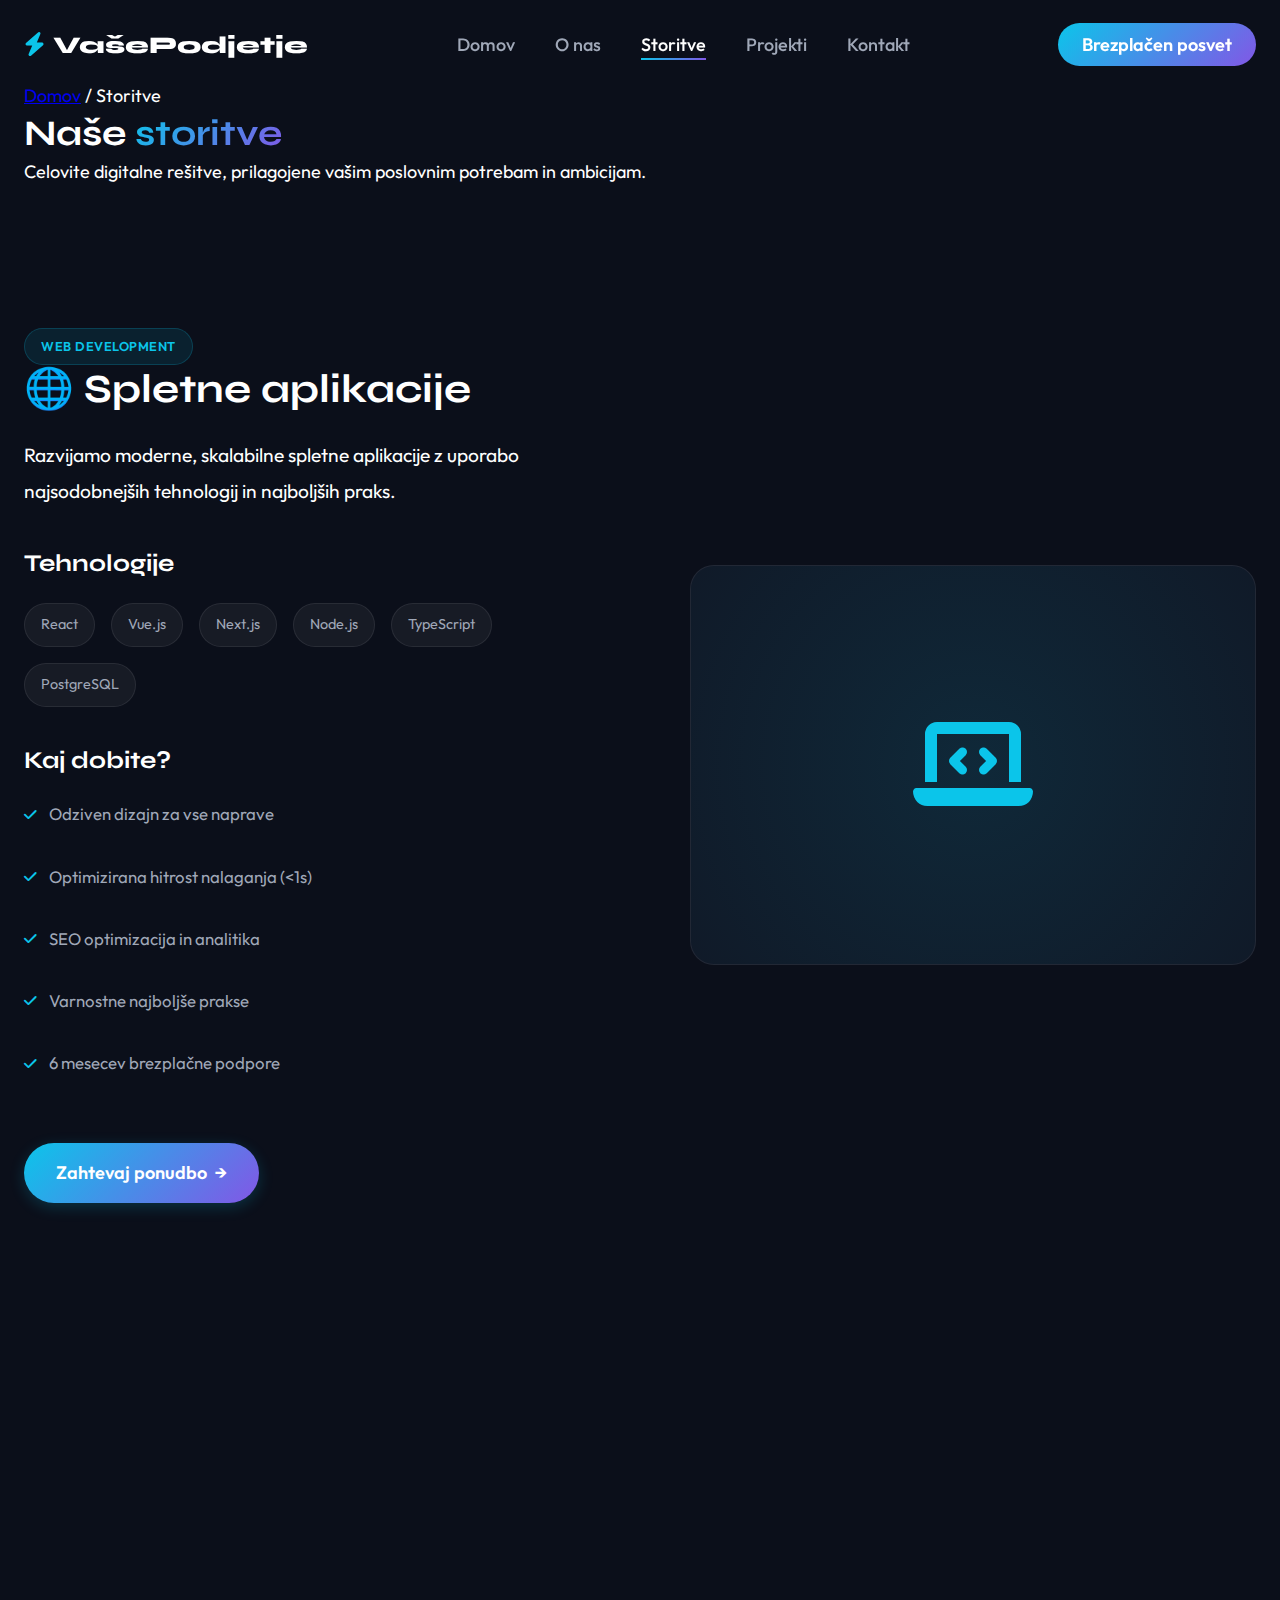
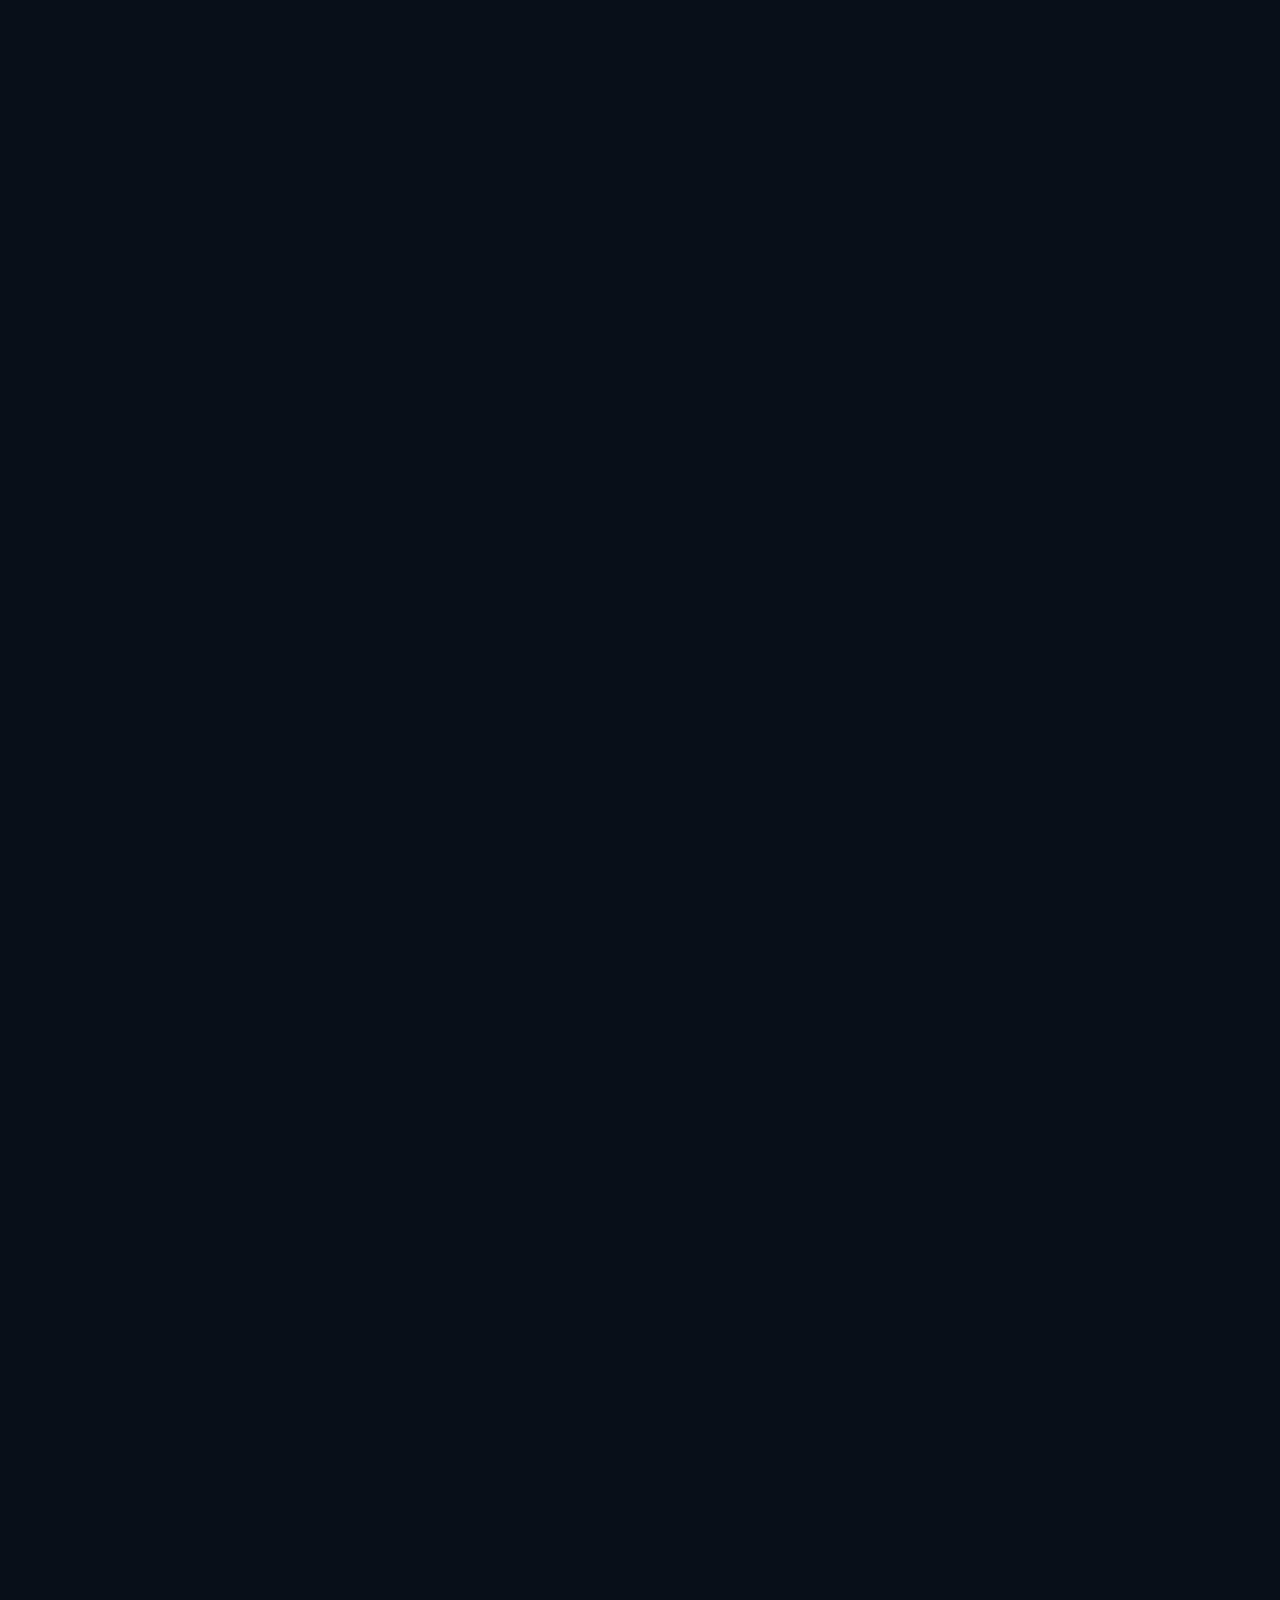
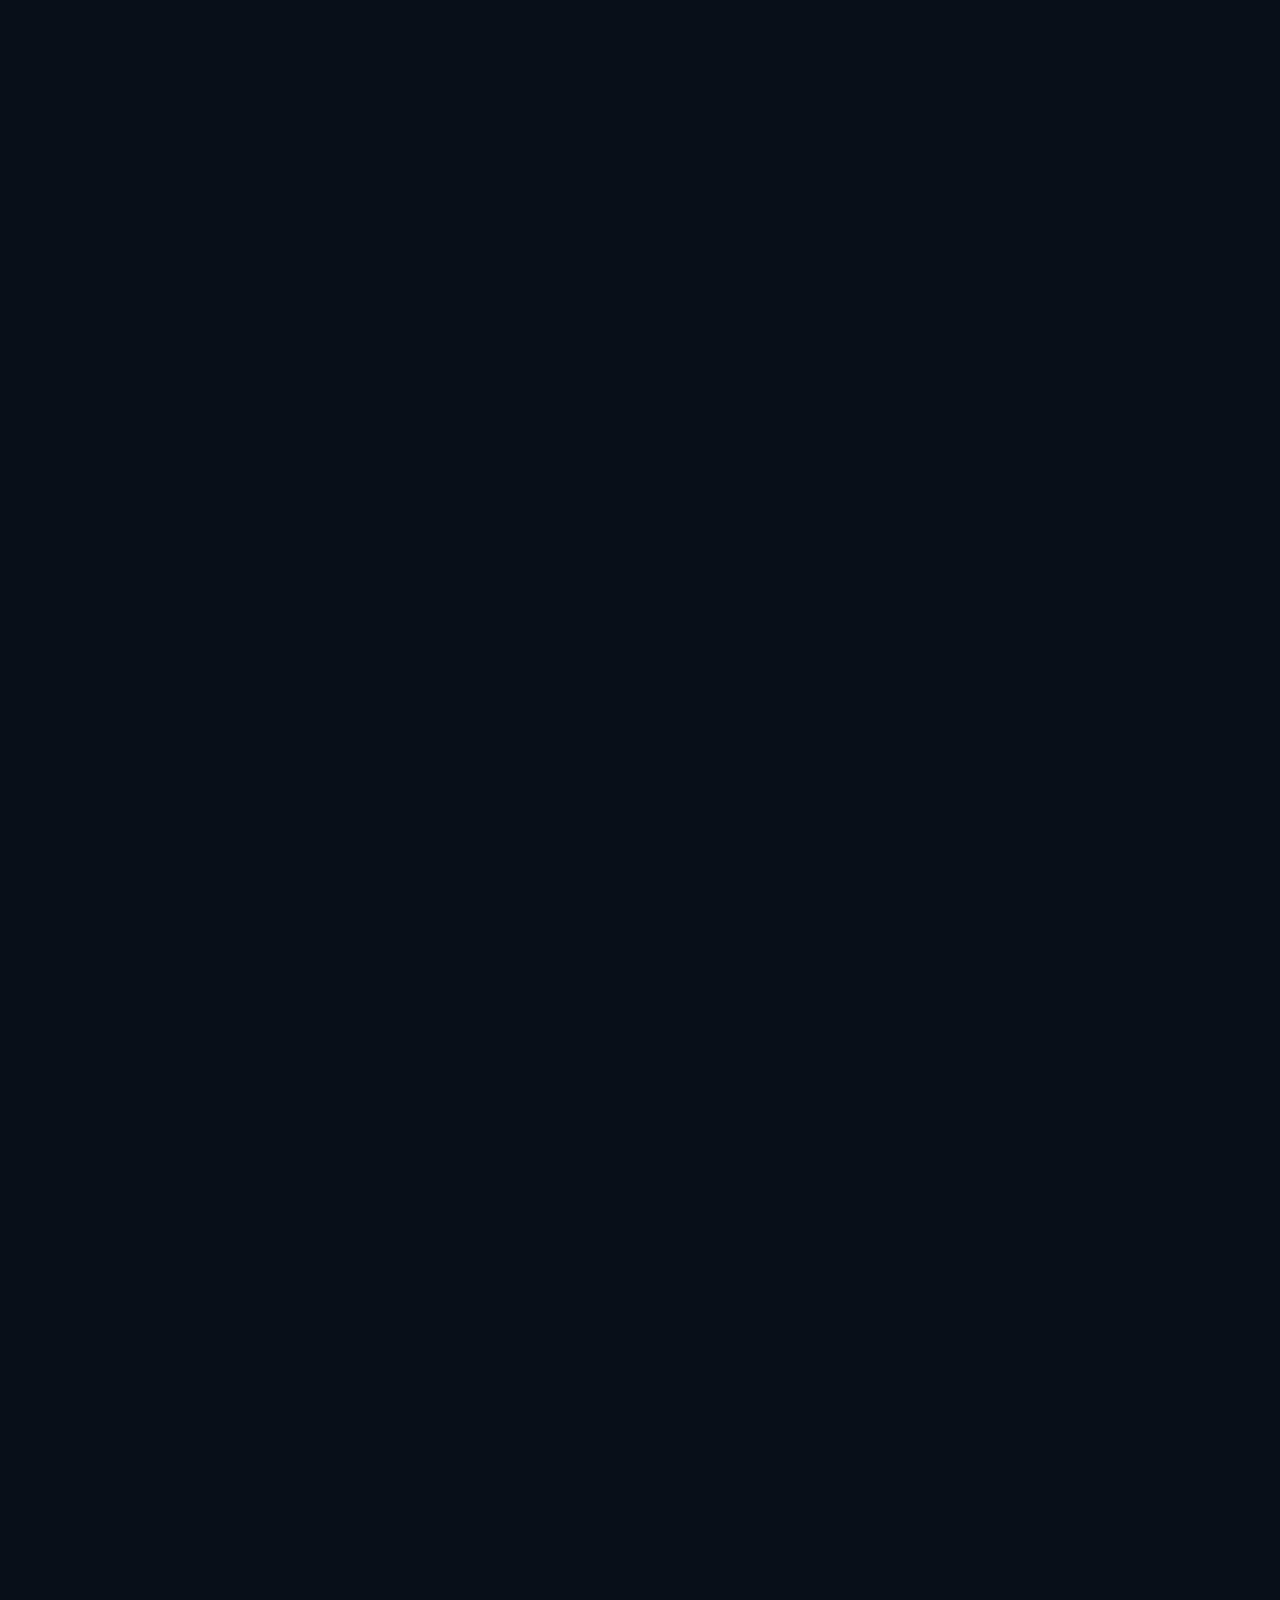
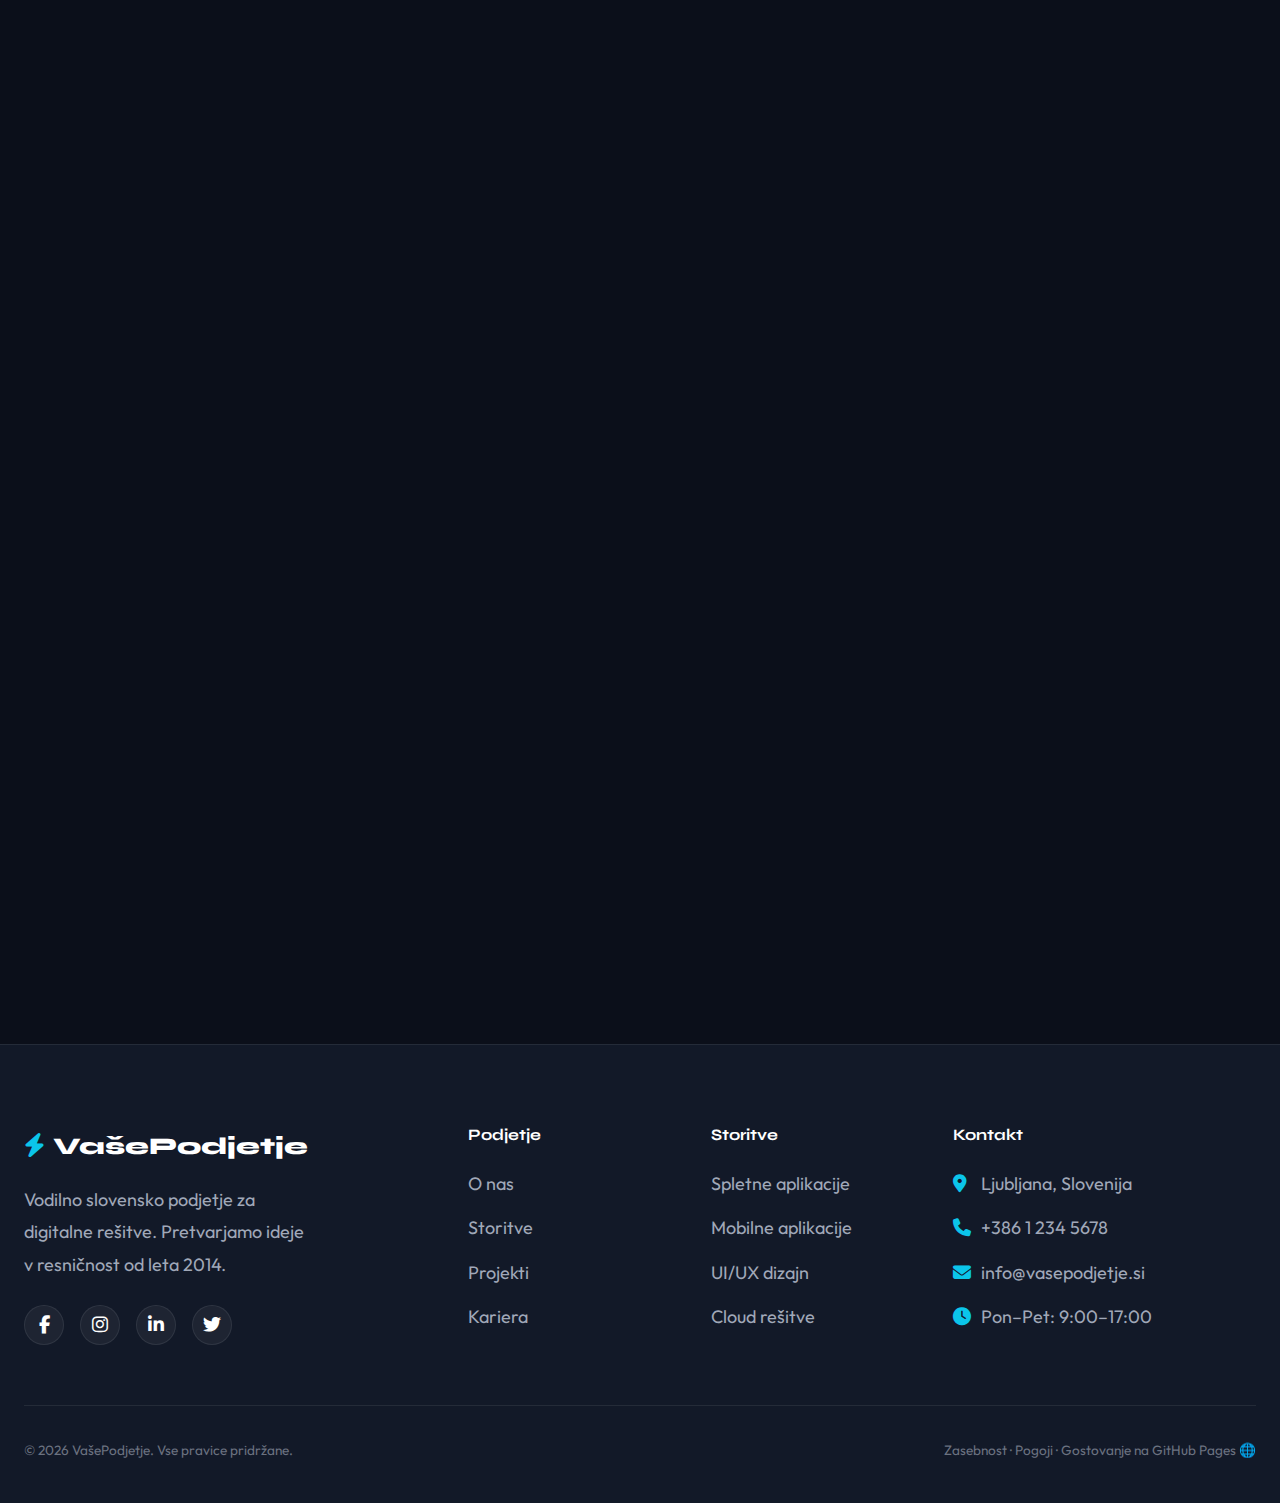
<file: services.html>
<!DOCTYPE html>
<html lang="sl">

<head>
    <meta charset="UTF-8">
    <meta name="viewport" content="width=device-width, initial-scale=1.0">
    <meta name="description" content="Naše digitalne storitve — spletne in mobilne aplikacije, UI/UX dizajn, cloud">
    <title>Storitve — VašePodjetje</title>
    <link rel="preconnect" href="https://fonts.googleapis.com">
    <link rel="preconnect" href="https://fonts.gstatic.com" crossorigin>
    <!-- Google Fonts - Syne & Outfit -->
    <link rel="preconnect" href="https://fonts.googleapis.com">
    <link rel="preconnect" href="https://fonts.gstatic.com" crossorigin>
    <link
        href="https://fonts.googleapis.com/css2?family=Syne:wght@400;500;600;700;800&family=Outfit:wght@300;400;500;600&display=swap"
        rel="stylesheet">

    <!-- Font Awesome Icons -->
    <link rel="stylesheet" href="https://cdnjs.cloudflare.com/ajax/libs/font-awesome/6.4.0/css/all.min.css">

    <!-- Your main stylesheet -->
    <link rel="stylesheet" href="styles.css">
</head>

<body>

    <div id="cursor-dot"></div>
    <div id="cursor-ring"></div>
    <!-- Page Transition Overlay -->
    <div id="page-transition"></div>

    <!-- Navigation -->
    <nav class="navbar" id="navbar">
        <div class="container">
            <a href="index.html" class="logo">
                <span class="logo-icon"><i class="fas fa-bolt"></i></span>
                <span class="logo-text">VašePodjetje</span>
            </a>
            <ul class="nav-links">
                <li><a href="index.html">Domov</a></li>
                <li><a href="about.html">O nas</a></li>
                <li><a href="services.html" class="active">Storitve</a></li>
                <li><a href="projects.html">Projekti</a></li>
                <li><a href="contact.html">Kontakt</a></li>
            </ul>
            <div class="nav-actions">
                <a href="contact.html" class="nav-cta">Brezplačen posvet</a>
                <button class="mobile-menu-toggle" id="mobileMenuToggle" aria-label="Meni">
                    <span></span>
                    <span></span>
                    <span></span>
                </button>
            </div>
        </div>
    </nav>

    <main>
        <section class="page-header">
            <div class="container">
                <span class="breadcrumb"><a href="index.html">Domov</a> / Storitve</span>
                <h1>Naše <span class="gradient-text">storitve</span></h1>
                <p>Celovite digitalne rešitve, prilagojene vašim poslovnim potrebam in ambicijam.</p>
            </div>
        </section>

        <section class="services-detail">
            <div class="container">

                <div class="service-detail-section reveal" id="web">
                    <div class="service-detail-text">
                        <span class="badge">Web Development</span>
                        <h2>🌐 Spletne aplikacije</h2>
                        <p class="lead">Razvijamo moderne, skalabilne spletne aplikacije z uporabo najsodobnejših
                            tehnologij
                            in najboljših praks.</p>
                        <h3>Tehnologije</h3>
                        <div class="tech-tags">
                            <span class="tech-tag">React</span>
                            <span class="tech-tag">Vue.js</span>
                            <span class="tech-tag">Next.js</span>
                            <span class="tech-tag">Node.js</span>
                            <span class="tech-tag">TypeScript</span>
                            <span class="tech-tag">PostgreSQL</span>
                        </div>
                        <h3>Kaj dobite?</h3>
                        <ul class="feature-check-list">
                            <li>Odziven dizajn za vse naprave</li>
                            <li>Optimizirana hitrost nalaganja (&lt;1s)</li>
                            <li>SEO optimizacija in analitika</li>
                            <li>Varnostne najboljše prakse</li>
                            <li>6 mesecev brezplačne podpore</li>
                        </ul>
                        <a href="contact.html" class="btn btn-primary">Zahtevaj ponudbo <span
                                class="btn-icon">→</span></a>
                    </div>
                    <div class="service-visual">
                        <div class="service-visual-icon"><i class="fas fa-laptop-code"></i></div>
                    </div>
                </div>

                <div class="service-detail-section reverse reveal" id="mobile">
                    <div class="service-detail-text">
                        <span class="badge badge-violet">Mobile Development</span>
                        <h2>📱 Mobilne aplikacije</h2>
                        <p class="lead">Native in cross-platform mobilne aplikacije za iOS in Android, ki delujejo
                            brezhibno
                            in hitro.</p>
                        <h3>Tehnologije</h3>
                        <div class="tech-tags">
                            <span class="tech-tag">React Native</span>
                            <span class="tech-tag">Flutter</span>
                            <span class="tech-tag">Swift</span>
                            <span class="tech-tag">Kotlin</span>
                            <span class="tech-tag">Firebase</span>
                        </div>
                        <h3>Kaj dobite?</h3>
                        <ul class="feature-check-list">
                            <li>Native performanse na iOS in Android</li>
                            <li>Offline funkcionalnost</li>
                            <li>Push notifikacije in deep linking</li>
                            <li>App Store & Google Play optimizacija</li>
                            <li>Redne posodobitve in vzdrževanje</li>
                        </ul>
                        <a href="contact.html" class="btn btn-primary">Zahtevaj ponudbo <span
                                class="btn-icon">→</span></a>
                    </div>
                    <div class="service-visual">
                        <div class="service-visual-icon"><i class="fas fa-mobile-alt"></i></div>
                    </div>
                </div>

                <div class="service-detail-section reveal" id="design">
                    <div class="service-detail-text">
                        <span class="badge badge-gold">Design</span>
                        <h2>🎨 UI/UX Oblikovanje</h2>
                        <p class="lead">Ustvarjamo privlačne in intuitivne uporabniške vmesnike, ki navdušujejo
                            uporabnike
                            in dvigujejo konverzije.</p>
                        <h3>Naše storitve</h3>
                        <ul class="feature-check-list">
                            <li>Raziskave uporabnikov in UX audit</li>
                            <li>Wireframing in interaktivni prototipi</li>
                            <li>Visual design in design sistemi</li>
                            <li>Brand identity in grafično oblikovanje</li>
                            <li>Usability testiranje in optimizacija</li>
                        </ul>
                        <a href="contact.html" class="btn btn-primary">Zahtevaj ponudbo <span
                                class="btn-icon">→</span></a>
                    </div>
                    <div class="service-visual">
                        <div class="service-visual-icon"><i class="fas fa-paint-brush"></i></div>
                    </div>
                </div>

                <div class="service-detail-section reverse reveal" id="cloud">
                    <div class="service-detail-text">
                        <span class="badge">Infrastructure</span>
                        <h2>☁️ Cloud rešitve</h2>
                        <p class="lead">Varno in skalabilno gostovanje vaših aplikacij v oblaku z najsodobnejšo
                            infrastrukturo.</p>
                        <h3>Platforme</h3>
                        <div class="tech-tags">
                            <span class="tech-tag">AWS</span>
                            <span class="tech-tag">Azure</span>
                            <span class="tech-tag">Google Cloud</span>
                            <span class="tech-tag">Docker</span>
                            <span class="tech-tag">Kubernetes</span>
                        </div>
                        <h3>Kaj dobite?</h3>
                        <ul class="feature-check-list">
                            <li>99.9% uptime garancija</li>
                            <li>Avtomatsko skaliranje ob obremenitvah</li>
                            <li>Dnevni backup in disaster recovery</li>
                            <li>24/7 monitoring in alarmiranje</li>
                            <li>SSL certifikati in DDoS zaščita</li>
                        </ul>
                        <a href="contact.html" class="btn btn-primary">Zahtevaj ponudbo <span
                                class="btn-icon">→</span></a>
                    </div>
                    <div class="service-visual">
                        <div class="service-visual-icon"><i class="fas fa-cloud"></i></div>
                    </div>
                </div>

                <div class="service-detail-section reveal" id="ai">
                    <div class="service-detail-text">
                        <span class="badge badge-violet">AI & Automation</span>
                        <h2>🤖 AI & Avtomatizacija</h2>
                        <p class="lead">Inteligentne rešitve, ki avtomatizirajo ponavljajoče procese in odkrivajo skrite
                            priložnosti v vaših podatkih.</p>
                        <h3>Kaj dobite?</h3>
                        <ul class="feature-check-list">
                            <li>Strojno učenje po meri</li>
                            <li>Chatboti in virtualni asistenti</li>
                            <li>Napredna analitika in napovedovanje</li>
                            <li>Avtomatizacija delovnih tokov (RPA)</li>
                            <li>Integracija z obstoječimi sistemi</li>
                        </ul>
                        <a href="contact.html" class="btn btn-primary">Zahtevaj ponudbo <span
                                class="btn-icon">→</span></a>
                    </div>
                    <div class="service-visual">
                        <div class="service-visual-icon"><i class="fas fa-brain"></i></div>
                    </div>
                </div>

            </div>
        </section>

        <section class="cta-section">
            <div class="container">
                <div class="cta-card reveal">
                    <span class="badge">Začnimo</span>
                    <h2>Pripravljeni začeti<br><span class="gradient-text">vaš projekt?</span></h2>
                    <p>Kontaktirajte nas za brezplačno posvetovanje in prilagojeno ponudbo.</p>
                    <div class="cta-buttons">
                        <a href="contact.html" class="btn btn-primary btn-large">Kontaktirajte nas <span
                                class="btn-icon"><i class="fas fa-arrow-right"></i></span></a>
                        <a href="projects.html" class="btn btn-outline btn-large">Oglejte si projekte</a>
                    </div>
                </div>
            </div>
        </section>
    </main>

    <footer class="footer">
        <div class="container">
            <div class="footer-grid">
                <div>
                    <div class="footer-logo">
                        <a href="index.html" class="logo">
                            <span class="logo-icon"><i class="fas fa-bolt"></i></span>
                            <span class="logo-text">VašePodjetje</span>
                        </a>
                    </div>
                    <p class="footer-about">Vodilno slovensko podjetje za digitalne rešitve. Pretvarjamo ideje v
                        resničnost od leta 2014.</p>
                    <div class="footer-social">
                        <a href="#" class="social-icon" aria-label="Facebook"><i class="fab fa-facebook-f"></i></a>
                        <a href="#" class="social-icon" aria-label="Instagram"><i class="fab fa-instagram"></i></a>
                        <a href="#" class="social-icon" aria-label="LinkedIn"><i class="fab fa-linkedin-in"></i></a>
                        <a href="#" class="social-icon" aria-label="Twitter"><i class="fab fa-twitter"></i></a>
                    </div>
                </div>
                <div class="footer-col">
                    <h4>Podjetje</h4>
                    <ul>
                        <li><a href="about.html">O nas</a></li>
                        <li><a href="services.html">Storitve</a></li>
                        <li><a href="projects.html">Projekti</a></li>
                        <li><a href="contact.html">Kariera</a></li>
                    </ul>
                </div>
                <div class="footer-col">
                    <h4>Storitve</h4>
                    <ul>
                        <li><a href="services.html#web">Spletne aplikacije</a></li>
                        <li><a href="services.html#mobile">Mobilne aplikacije</a></li>
                        <li><a href="services.html#design">UI/UX dizajn</a></li>
                        <li><a href="services.html#cloud">Cloud rešitve</a></li>
                    </ul>
                </div>
                <div class="footer-col">
                    <h4>Kontakt</h4>
                    <address>
                        <p><i class="fas fa-map-marker-alt"></i> Ljubljana, Slovenija</p>
                        <p><i class="fas fa-phone"></i> <a href="tel:+38612345678">+386 1 234 5678</a></p>
                        <p><i class="fas fa-envelope"></i> <a
                                href="mailto:info@vasepodjetje.si">info@vasepodjetje.si</a></p>
                        <p><i class="fas fa-clock"></i> Pon–Pet: 9:00–17:00</p>
                    </address>
                </div>
            </div>
            <div class="footer-bottom">
                <p>© 2026 VašePodjetje. Vse pravice pridržane.</p>
                <p><a href="#">Zasebnost</a> · <a href="#">Pogoji</a> · Gostovanje na GitHub Pages 🌐</p>
            </div>
        </div>
    </footer>

    <script src="script.js"></script>
</body>

</html>
</file>
<file: styles.css>
﻿/* ===================================
   PREMIUM REDESIGN - DARK LUXURY
   Fonts: Syne (Headings), Outfit (Body)
   Palette: Deep Navy (#0B0F1A), Cyan (#0BC5EA), Violet (#8257E6)
   =================================== */

/* ----- 1. CSS Variables & Reset ----- */
:root {
    --bg-deep: #0B0F1A;
    --bg-card: rgba(18, 25, 40, 0.8);
    --bg-card-solid: #121928;
    --border-light: rgba(255, 255, 255, 0.08);
    --border-glow: rgba(11, 197, 234, 0.2);

    --cyan: #0BC5EA;
    --cyan-dim: rgba(11, 197, 234, 0.1);
    --violet: #8257E6;
    --violet-dim: rgba(130, 87, 230, 0.1);
    --gold: #FBBF24;

    --text-primary: #FFFFFF;
    --text-secondary: #A0A8B8;
    --text-muted: #6B7280;

    --gradient-primary: linear-gradient(135deg, #0BC5EA, #8257E6);
    --gradient-gold: linear-gradient(135deg, #FBBF24, #F59E0B);

    --font-display: 'Syne', sans-serif;
    --font-body: 'Outfit', sans-serif;

    --radius-sm: 8px;
    --radius-md: 16px;
    --radius-lg: 24px;
    --radius-full: 9999px;

    --transition: 0.3s cubic-bezier(0.4, 0, 0.2, 1);
    --transition-slow: 0.6s cubic-bezier(0.4, 0, 0.2, 1);
}

* {
    margin: 0;
    padding: 0;
    box-sizing: border-box;
}

html {
    scroll-behavior: smooth;
}

body {
    font-family: var(--font-body);
    background-color: var(--bg-deep);
    color: var(--text-primary);
    line-height: 1.8;
    font-size: 1.125rem;
    /* Increased from default */
    overflow-x: hidden;
}

img {
    max-width: 100%;
    height: auto;
}

/* ----- 2. Page Transition Overlay ----- */
#page-transition {
    position: fixed;
    top: 0;
    left: 0;
    width: 100%;
    height: 100%;
    background-color: var(--bg-deep);
    z-index: 9999;
    pointer-events: none;
    opacity: 0;
    transition: opacity 0.5s ease;
}

#page-transition.active {
    opacity: 1;
}

/* ----- 3. Typography ----- */
h1,
h2,
h3,
h4,
h5,
h6 {
    font-family: var(--font-display);
    font-weight: 700;
    line-height: 1.2;
}

.gradient-text {
    background: var(--gradient-primary);
    -webkit-background-clip: text;
    -webkit-text-fill-color: transparent;
    background-clip: text;
}

/* ----- 4. Layout & Utilities ----- */
.container {
    max-width: 1280px;
    margin: 0 auto;
    padding: 0 24px;
}

section {
    padding: 80px 0;
    /* Reduced from 100px */
    position: relative;
}

.section-header {
    max-width: 600px;
    margin-bottom: 60px;
}

.section-header.center {
    text-align: center;
    margin-left: auto;
    margin-right: auto;
}

.section-header h2 {
    font-size: clamp(2rem, 4vw, 3rem);
    margin: 16px 0 20px;
}

.section-header p {
    color: var(--text-secondary);
    font-size: 1.1rem;
}

.badge {
    display: inline-block;
    padding: 6px 16px;
    background: var(--cyan-dim);
    border: 1px solid var(--border-glow);
    border-radius: var(--radius-full);
    color: var(--cyan);
    font-size: 0.8rem;
    font-weight: 600;
    letter-spacing: 0.5px;
    text-transform: uppercase;
}

.badge-violet {
    background: var(--violet-dim);
    border-color: rgba(130, 87, 230, 0.2);
    color: var(--violet);
}

.badge-gold {
    background: rgba(251, 191, 36, 0.1);
    border-color: rgba(251, 191, 36, 0.2);
    color: var(--gold);
}

.text-center {
    text-align: center;
}

.mt-3 {
    margin-top: 3rem;
}

/* ----- 5. Navigation ----- */
.navbar {
    position: fixed;
    top: 0;
    left: 0;
    width: 100%;
    z-index: 1000;
    padding: 24px 0;
    transition: var(--transition);
}

.navbar.scrolled {
    background: rgba(11, 15, 26, 0.9);
    backdrop-filter: blur(12px);
    border-bottom: 1px solid var(--border-light);
    padding: 16px 0;
}

.navbar .container {
    display: flex;
    align-items: center;
    justify-content: space-between;
}

.logo {
    display: flex;
    align-items: center;
    gap: 8px;
    font-size: 1.5rem;
    font-weight: 800;
    font-family: var(--font-display);
    color: white;
    text-decoration: none;
}

.logo-icon {
    color: var(--cyan);
}

.nav-links {
    display: flex;
    gap: 40px;
    list-style: none;
}

.nav-links a {
    color: var(--text-secondary);
    font-weight: 500;
    position: relative;
    padding: 4px 0;
    text-decoration: none;
    transition: var(--transition);
}

.nav-links a::after {
    content: '';
    position: absolute;
    bottom: 0;
    left: 0;
    width: 0;
    height: 2px;
    background: var(--gradient-primary);
    transition: var(--transition);
}

.nav-links a:hover,
.nav-links a.active {
    color: white;
}

.nav-links a:hover::after,
.nav-links a.active::after {
    width: 100%;
}

.nav-cta {
    background: var(--gradient-primary);
    color: white;
    padding: 10px 24px;
    border-radius: var(--radius-full);
    font-weight: 600;
    text-decoration: none;
    transition: var(--transition);
}

.nav-cta:hover {
    transform: translateY(-2px);
    box-shadow: 0 8px 20px rgba(11, 197, 234, 0.3);
}

.mobile-menu-toggle {
    display: none;
    flex-direction: column;
    gap: 6px;
    background: none;
    border: none;
    cursor: pointer;
    padding: 8px;
}

.mobile-menu-toggle span {
    width: 24px;
    height: 2px;
    background: white;
    transition: var(--transition);
}

/* ----- 6. Buttons ----- */
.btn {
    display: inline-flex;
    align-items: center;
    gap: 8px;
    padding: 14px 32px;
    border-radius: var(--radius-full);
    font-weight: 600;
    text-decoration: none;
    transition: var(--transition);
    border: none;
    cursor: pointer;
}

.btn-primary {
    background: var(--gradient-primary);
    color: white;
    box-shadow: 0 4px 15px rgba(11, 197, 234, 0.2);
}

.btn-primary:hover {
    transform: translateY(-2px);
    box-shadow: 0 8px 25px rgba(11, 197, 234, 0.4);
}

.btn-outline {
    background: transparent;
    border: 2px solid rgba(255, 255, 255, 0.15);
    color: white;
}

.btn-outline:hover {
    border-color: var(--cyan);
    background: var(--cyan-dim);
    transform: translateY(-2px);
}

.btn-large {
    padding: 16px 40px;
    font-size: 1.1rem;
}

.btn-icon {
    transition: transform 0.2s;
}

.btn:hover .btn-icon {
    transform: translateX(4px);
}

/* ----- 7. Hero Section with Pattern ----- */
.hero {
    min-height: 100vh;
    display: flex;
    align-items: center;
    padding-top: 80px;
    position: relative;
    overflow: hidden;
}

.hero-bg-pattern {
    position: absolute;
    top: 0;
    left: 0;
    width: 100%;
    height: 100%;
    background-image:
        radial-gradient(circle at 20% 30%, rgba(11, 197, 234, 0.1) 0%, transparent 20%),
        radial-gradient(circle at 80% 70%, rgba(130, 87, 230, 0.1) 0%, transparent 25%),
        repeating-linear-gradient(45deg, rgba(255, 255, 255, 0.02) 0px, rgba(255, 255, 255, 0.02) 2px, transparent 2px, transparent 8px);
    pointer-events: none;
    z-index: 0;
    animation: patternFloat 20s ease-in-out infinite;
}

@keyframes patternFloat {

    0%,
    100% {
        transform: scale(1);
    }

    50% {
        transform: scale(1.02);
    }
}

.hero-grid {
    display: grid;
    grid-template-columns: 1fr 1fr;
    gap: 60px;
    align-items: center;
    position: relative;
    z-index: 2;
}

.hero-tagline {
    display: inline-block;
    padding: 6px 16px;
    background: var(--cyan-dim);
    border: 1px solid var(--border-glow);
    border-radius: var(--radius-full);
    color: var(--cyan);
    font-size: 0.8rem;
    font-weight: 600;
    letter-spacing: 0.5px;
    margin-bottom: 24px;
}

.hero-title {
    font-size: clamp(2.5rem, 5vw, 4.5rem);
    margin-bottom: 24px;
    line-height: 1.1;
}

.hero-description {
    color: var(--text-secondary);
    font-size: 1.1rem;
    margin-bottom: 32px;
    max-width: 500px;
}

.hero-buttons {
    display: flex;
    gap: 16px;
    margin-bottom: 48px;
    flex-wrap: wrap;
}

.hero-stats {
    display: flex;
    gap: 40px;
}

.stat-item {
    display: flex;
    flex-direction: column;
}

.stat-number {
    font-family: var(--font-display);
    font-size: 2rem;
    font-weight: 700;
    background: var(--gradient-primary);
    -webkit-background-clip: text;
    -webkit-text-fill-color: transparent;
    background-clip: text;
    line-height: 1;
}

.stat-label {
    color: var(--text-secondary);
    font-size: 0.8rem;
    text-transform: uppercase;
    letter-spacing: 1px;
}

/* ----- Hero Visual Cards ----- */
.hero-visual {
    position: relative;
}

.card-stack {
    position: relative;
    height: 500px;
}

.card {
    position: absolute;
    background: var(--bg-card);
    backdrop-filter: blur(12px);
    border: 1px solid var(--border-light);
    border-radius: var(--radius-lg);
    padding: 24px;
    transition: var(--transition);
}

.card-large {
    top: 0;
    left: 0;
    right: 0;
    bottom: 0;
    display: flex;
    flex-direction: column;
    justify-content: space-between;
    overflow: hidden;
}

.card-large::before {
    content: '';
    position: absolute;
    top: 0;
    left: 0;
    width: 100%;
    height: 2px;
    background: var(--gradient-primary);
}

.card-float-1 {
    width: 200px;
    bottom: 20px;
    right: -30px;
    animation: float1 5s ease-in-out infinite;
    z-index: 3;
}

.card-float-2 {
    width: 180px;
    top: 40px;
    left: -40px;
    animation: float2 6s ease-in-out infinite;
    z-index: 3;
}

@keyframes float1 {

    0%,
    100% {
        transform: translateY(0) rotate(2deg);
    }

    50% {
        transform: translateY(-12px) rotate(2deg);
    }
}

@keyframes float2 {

    0%,
    100% {
        transform: translateY(0) rotate(-3deg);
    }

    50% {
        transform: translateY(-10px) rotate(-3deg);
    }
}

.card-header {
    display: flex;
    justify-content: space-between;
    align-items: center;
    margin-bottom: 8px;
}

.card-label {
    color: var(--text-secondary);
    font-size: 0.75rem;
    text-transform: uppercase;
    letter-spacing: 0.5px;
}

.card-value {
    font-family: var(--font-display);
    font-size: 1.3rem;
    font-weight: 700;
    color: var(--cyan);
}

.card-metric {
    color: var(--text-secondary);
    font-size: 0.8rem;
    margin-bottom: 16px;
}

.card-chart {
    display: flex;
    gap: 4px;
    align-items: flex-end;
    height: 50px;
}

.chart-bar {
    flex: 1;
    background: var(--gradient-primary);
    border-radius: 3px;
    opacity: 0.7;
    animation: barGrow 1.5s ease-out backwards;
}

@keyframes barGrow {
    from {
        transform: scaleY(0);
        transform-origin: bottom;
    }

    to {
        transform: scaleY(1);
    }
}

.project-list {
    display: flex;
    flex-direction: column;
    gap: 12px;
}

.project-item {
    display: flex;
    align-items: center;
    gap: 8px;
    font-size: 0.85rem;
}

.project-dot {
    width: 6px;
    height: 6px;
    border-radius: 50%;
}

.dot-cyan {
    background: var(--cyan);
}

.dot-violet {
    background: var(--violet);
}

.dot-gold {
    background: var(--gold);
}

.project-name {
    flex: 1;
    color: white;
}

.project-status {
    padding: 2px 8px;
    border-radius: var(--radius-sm);
    font-size: 0.7rem;
    font-weight: 600;
}

.status-live {
    background: rgba(16, 185, 129, 0.15);
    color: #10B981;
}

.status-progress {
    background: rgba(11, 197, 234, 0.15);
    color: var(--cyan);
}

.status-review {
    background: rgba(251, 191, 36, 0.15);
    color: var(--gold);
}

.card-rating {
    color: var(--gold);
    font-size: 0.8rem;
    margin-top: 4px;
    display: block;
}

/* ----- 8. Trusted By Section ----- */
.trusted-by {
    padding: 60px 0;
    border-top: 1px solid var(--border-light);
    border-bottom: 1px solid var(--border-light);
    background: rgba(18, 25, 40, 0.5);
}

.trusted-grid {
    display: flex;
    align-items: center;
    gap: 40px;
    flex-wrap: wrap;
}

.trusted-label {
    color: var(--text-secondary);
    font-size: 0.85rem;
    font-weight: 600;
    letter-spacing: 0.5px;
    text-transform: uppercase;
}

.trusted-logos {
    display: flex;
    gap: 40px;
    flex-wrap: wrap;
    flex: 1;
}

.logo-item {
    color: var(--text-secondary);
    font-weight: 600;
    font-size: 0.9rem;
    transition: var(--transition);
}

.logo-item:hover {
    color: white;
}

/* ----- 9. Services Section ----- */
.services {
    background: var(--bg-deep);
}

.services-grid {
    display: grid;
    grid-template-columns: repeat(3, 1fr);
    gap: 24px;
}

.service-card {
    background: var(--bg-card-solid);
    border: 1px solid var(--border-light);
    border-radius: var(--radius-md);
    padding: 32px;
    transition: var(--transition);
    position: relative;
    overflow: hidden;
}

.service-card::before {
    content: '';
    position: absolute;
    top: 0;
    left: 0;
    width: 100%;
    height: 0;
    background: var(--gradient-primary);
    opacity: 0;
    transition: var(--transition);
}

.service-card:hover {
    transform: translateY(-6px);
    border-color: rgba(11, 197, 234, 0.2);
    box-shadow: 0 20px 40px rgba(0, 0, 0, 0.4);
}

.service-card:hover::before {
    height: 2px;
    opacity: 1;
}

.service-icon {
    width: 56px;
    height: 56px;
    background: var(--cyan-dim);
    border: 1px solid var(--border-glow);
    border-radius: var(--radius-sm);
    display: flex;
    align-items: center;
    justify-content: center;
    font-size: 1.5rem;
    color: var(--cyan);
    margin-bottom: 24px;
    transition: var(--transition);
}

.service-card:hover .service-icon {
    transform: scale(1.1);
}

.service-card h3 {
    margin-bottom: 16px;
}

.service-card p {
    color: var(--text-secondary);
    font-size: 0.9rem;
    margin-bottom: 24px;
}

.service-link {
    display: inline-flex;
    align-items: center;
    gap: 8px;
    color: var(--cyan);
    font-weight: 600;
    text-decoration: none;
    transition: var(--transition);
}

.service-link:hover {
    gap: 12px;
}

/* ----- 10. Why Us Section ----- */
.why-us {
    background: var(--bg-card-solid);
    border-top: 1px solid var(--border-light);
    border-bottom: 1px solid var(--border-light);
}

.why-us-grid {
    display: grid;
    grid-template-columns: 1fr 1fr;
    gap: 60px;
    align-items: center;
}

.features-list {
    display: flex;
    flex-direction: column;
    gap: 24px;
    margin: 32px 0;
}

.feature-item {
    display: flex;
    gap: 16px;
    align-items: flex-start;
}

.feature-check {
    width: 28px;
    height: 28px;
    background: var(--cyan-dim);
    border: 1px solid var(--border-glow);
    border-radius: 50%;
    display: flex;
    align-items: center;
    justify-content: center;
    color: var(--cyan);
    font-size: 0.8rem;
    flex-shrink: 0;
    margin-top: 4px;
}

.feature-text h4 {
    margin-bottom: 4px;
}

.feature-text p {
    color: var(--text-secondary);
    font-size: 0.9rem;
}

/* ----- Performance Card ----- */
.performance-card {
    background: var(--bg-card);
    backdrop-filter: blur(12px);
    border: 1px solid var(--border-light);
    border-radius: var(--radius-lg);
    padding: 32px;
}

.performance-card .card-header {
    margin-bottom: 24px;
}

.performance-card h4 {
    font-size: 1.1rem;
    margin-bottom: 4px;
}

.card-subtitle {
    color: var(--text-secondary);
    font-size: 0.85rem;
}

.stats-mini-grid {
    display: grid;
    grid-template-columns: 1fr 1fr;
    gap: 16px;
    margin-bottom: 24px;
}

.mini-stat {
    background: rgba(0, 0, 0, 0.2);
    border: 1px solid var(--border-light);
    border-radius: var(--radius-sm);
    padding: 16px;
}

.mini-stat-value {
    display: block;
    font-family: var(--font-display);
    font-size: 1.5rem;
    font-weight: 700;
    background: var(--gradient-primary);
    -webkit-background-clip: text;
    -webkit-text-fill-color: transparent;
    background-clip: text;
}

.mini-stat-label {
    color: var(--text-secondary);
    font-size: 0.75rem;
    text-transform: uppercase;
    letter-spacing: 0.5px;
}

.progress-bars {
    margin-top: 24px;
}

.progress-item {
    display: flex;
    justify-content: space-between;
    color: var(--text-secondary);
    font-size: 0.9rem;
    margin-bottom: 4px;
}

.progress-value {
    color: var(--cyan);
    font-weight: 600;
}

.progress-bar-bg {
    height: 4px;
    background: rgba(255, 255, 255, 0.1);
    border-radius: 2px;
    overflow: hidden;
    margin-bottom: 16px;
}

.progress-fill {
    height: 100%;
    background: var(--gradient-primary);
    border-radius: 2px;
}

/* ----- 11. Projects Section ----- */
.projects {
    background: var(--bg-deep);
}

.projects-grid-home {
    display: grid;
    grid-template-columns: repeat(3, 1fr);
    gap: 24px;
    margin-bottom: 40px;
}

.project-card {
    background: var(--bg-card-solid);
    border: 1px solid var(--border-light);
    border-radius: var(--radius-md);
    overflow: hidden;
    transition: var(--transition);
}

.project-card:hover {
    transform: translateY(-6px);
    border-color: rgba(11, 197, 234, 0.2);
    box-shadow: 0 20px 40px rgba(0, 0, 0, 0.4);
}

.project-thumb {
    height: 180px;
    background: linear-gradient(135deg, #1A1F2F, #2A2F45);
    display: flex;
    align-items: center;
    justify-content: center;
    font-size: 4rem;
    color: rgba(11, 197, 234, 0.2);
}

.project-body {
    padding: 24px;
}

.project-category {
    color: var(--cyan);
    font-size: 0.75rem;
    font-weight: 600;
    text-transform: uppercase;
    letter-spacing: 1px;
    margin-bottom: 8px;
}

.project-body h3 {
    margin-bottom: 12px;
}

.project-body p {
    color: var(--text-secondary);
    font-size: 0.9rem;
    margin-bottom: 16px;
}

.project-tags {
    display: flex;
    gap: 8px;
    flex-wrap: wrap;
}

.tag {
    padding: 4px 12px;
    background: rgba(255, 255, 255, 0.05);
    border: 1px solid var(--border-light);
    border-radius: var(--radius-full);
    color: var(--text-secondary);
    font-size: 0.7rem;
    font-weight: 500;
}

/* ----- 12. Testimonials Section ----- */
.testimonials {
    background: var(--bg-card-solid);
    border-top: 1px solid var(--border-light);
    border-bottom: 1px solid var(--border-light);
}

.testimonials-grid {
    display: grid;
    grid-template-columns: repeat(3, 1fr);
    gap: 24px;
}

.testimonial-card {
    background: var(--bg-card);
    backdrop-filter: blur(12px);
    border: 1px solid var(--border-light);
    border-radius: var(--radius-md);
    padding: 32px;
    transition: var(--transition);
    position: relative;
}

.testimonial-card:hover {
    transform: translateY(-4px);
    border-color: rgba(130, 87, 230, 0.2);
}

.testimonial-card::before {
    content: '"';
    position: absolute;
    top: 20px;
    right: 24px;
    font-size: 6rem;
    font-family: var(--font-display);
    color: rgba(11, 197, 234, 0.05);
    line-height: 1;
}

.stars {
    color: var(--gold);
    margin-bottom: 16px;
}

.testimonial-text {
    color: var(--text-secondary);
    font-style: italic;
    margin-bottom: 24px;
}

.testimonial-author {
    display: flex;
    gap: 16px;
    align-items: center;
}

.author-avatar {
    width: 48px;
    height: 48px;
    background: var(--gradient-primary);
    border-radius: 50%;
    display: flex;
    align-items: center;
    justify-content: center;
    font-weight: 600;
    color: white;
}

.author-name {
    font-weight: 600;
}

.author-role {
    color: var(--text-secondary);
    font-size: 0.8rem;
}

/* ----- 13. CTA Section ----- */
.cta {
    text-align: center;
}

.cta-card {
    background: var(--bg-card);
    backdrop-filter: blur(12px);
    border: 1px solid var(--border-light);
    border-radius: var(--radius-lg);
    padding: 80px 40px;
    max-width: 800px;
    margin: 0 auto;
}

.cta-card h2 {
    margin: 24px 0 16px;
}

.cta-card p {
    color: var(--text-secondary);
    max-width: 500px;
    margin: 0 auto 32px;
}

.cta-buttons {
    display: flex;
    gap: 16px;
    justify-content: center;
    flex-wrap: wrap;
}

/* ----- 14. Footer ----- */
.footer {
    background: var(--bg-card-solid);
    border-top: 1px solid var(--border-light);
    padding: 80px 0 40px;
}

.footer-grid {
    display: grid;
    grid-template-columns: 2fr 1fr 1fr 1.5fr;
    gap: 40px;
    margin-bottom: 60px;
}

.footer-logo {
    margin-bottom: 16px;
}

.footer-about {
    color: var(--text-secondary);
    margin-bottom: 24px;
    max-width: 280px;
}

.footer-social {
    display: flex;
    gap: 16px;
}

.social-icon {
    width: 40px;
    height: 40px;
    background: rgba(255, 255, 255, 0.05);
    border: 1px solid var(--border-light);
    border-radius: 50%;
    display: flex;
    align-items: center;
    justify-content: center;
    color: white;
    text-decoration: none;
    transition: var(--transition);
}

.social-icon:hover {
    background: var(--cyan-dim);
    border-color: var(--cyan);
    transform: translateY(-3px);
}

.footer-col h4 {
    margin-bottom: 24px;
    font-size: 1rem;
}

.footer-col ul {
    list-style: none;
}

.footer-col li {
    margin-bottom: 12px;
}

.footer-col a {
    color: var(--text-secondary);
    text-decoration: none;
    transition: var(--transition);
}

.footer-col a:hover {
    color: white;
}

.footer-col address {
    font-style: normal;
    color: var(--text-secondary);
}

.footer-col address p {
    margin-bottom: 12px;
    display: flex;
    align-items: center;
    gap: 8px;
}

.footer-col address i {
    color: var(--cyan);
    width: 20px;
}

.footer-bottom {
    border-top: 1px solid var(--border-light);
    padding-top: 32px;
    display: flex;
    justify-content: space-between;
    flex-wrap: wrap;
    gap: 16px;
    color: var(--text-muted);
    font-size: 0.85rem;
}

.footer-bottom a {
    color: var(--text-muted);
    text-decoration: none;
    transition: var(--transition);
}

.footer-bottom a:hover {
    color: white;
}

/* ----- 15. Animation Utilities ----- */
.reveal {
    opacity: 0;
    transform: translateY(30px);
    transition: opacity 0.8s ease, transform 0.8s ease;
}

.reveal.visible {
    opacity: 1;
    transform: translateY(0);
}

.reveal-delay-1 {
    transition-delay: 0.1s;
}

.reveal-delay-2 {
    transition-delay: 0.2s;
}

.reveal-delay-3 {
    transition-delay: 0.3s;
}

/* ----- 16. Responsive Design ----- */
@media (max-width: 1024px) {

    .services-grid,
    .projects-grid-home,
    .testimonials-grid {
        grid-template-columns: repeat(2, 1fr);
    }

    .footer-grid {
        grid-template-columns: 1fr 1fr;
    }

    .hero-grid {
        grid-template-columns: 1fr;
        gap: 40px;
        text-align: center;
        /* Center align for better mobile look */
    }

    .hero-buttons {
        justify-content: center;
        /* Center buttons */
    }

    .hero-visual {
        height: auto;
        /* Let it adapt */
        margin-top: 40px;
    }

    .card-stack {
        height: auto;
        /* Remove fixed height */
        max-width: 500px;
        /* Limit width */
        margin: 0 auto;
    }

    .card-large {
        position: relative;
        /* Reset position */
        height: auto;
        min-height: 400px;
    }

    /* Hide floating decorative cards on tablet/mobile to scale properly */
    .card-float-1,
    .card-float-2 {
        display: none;
    }
}

@media (max-width: 768px) {
    .nav-links {
        display: none;
    }

    .mobile-menu-toggle {
        display: flex;
    }

    .services-grid,
    .projects-grid-home,
    .testimonials-grid {
        grid-template-columns: 1fr;
    }

    .footer-grid {
        grid-template-columns: 1fr;
        gap: 30px;
    }

    .hero-stats {
        gap: 20px;
    }

    .trusted-grid {
        flex-direction: column;
        align-items: flex-start;
    }

    .cta-card {
        padding: 40px 20px;
    }
}

@media (max-width: 480px) {
    .hero-buttons {
        flex-direction: column;
    }

    .btn {
        width: 100%;
        justify-content: center;
    }
}

/* ===================================
   REFINEMENTS & NEW COMPONENTS
   =================================== */

/* ----- 17. Forms & Inputs (Contact Page) ----- */
.form-group {
    margin-bottom: 24px;
}

label {
    display: block;
    margin-bottom: 8px;
    font-weight: 500;
    color: var(--text-secondary);
    font-size: 0.95rem;
}

input[type="text"],
input[type="email"],
input[type="tel"],
textarea,
select {
    width: 100%;
    padding: 16px 20px;
    background-color: #121928 !important;
    /* Force dark background */
    border: 1px solid var(--border-light);
    border-radius: var(--radius-sm);
    color: white !important;
    font-family: var(--font-body);
    font-size: 1rem;
    transition: var(--transition);
    outline: none;
    appearance: none;
    -webkit-appearance: none;
}

input:focus,
textarea:focus,
select:focus {
    border-color: var(--cyan);
    box-shadow: 0 0 0 4px var(--cyan-dim);
    background: var(--bg-card-solid);
}

::placeholder {
    color: var(--text-muted);
}

/* Custom Select Arrow */
select {
    background-image: url("data:image/svg+xml,%3Csvg xmlns='http://www.w3.org/2000/svg' width='24' height='24' viewBox='0 0 24 24' fill='none' stroke='%23A0A8B8' stroke-width='2' stroke-linecap='round' stroke-linejoin='round'%3E%3Cpolyline points='6 9 12 15 18 9'%3E%3C/polyline%3E%3C/svg%3E");
    background-repeat: no-repeat;
    background-position: right 16px center;
    background-size: 16px;
    padding-right: 48px;
}

/* Checkbox Style */
.checkbox-group {
    display: flex;
    align-items: flex-start;
    gap: 12px;
}

input[type="checkbox"] {
    width: 20px;
    height: 20px;
    margin-top: 4px;
    accent-color: var(--cyan);
    background: var(--bg-card);
    border: 1px solid var(--border-light);
    cursor: pointer;
}

.checkbox-group label {
    margin-bottom: 0;
    font-size: 0.9rem;
    line-height: 1.5;
}

.checkbox-group a {
    color: var(--cyan);
    text-decoration: none;
}

/* ----- 18. Projects Filter Buttons ----- */
.filter-bar {
    display: flex;
    justify-content: center;
    gap: 16px;
    margin-bottom: 80px;
    /* Increased space */
    flex-wrap: wrap;
}

.filter-btn {
    background: var(--bg-card-solid);
    border: 1px solid var(--border-light);
    padding: 14px 32px;
    border-radius: var(--radius-full);
    color: var(--text-secondary);
    cursor: pointer;
    transition: var(--transition);
    font-weight: 600;
    font-size: 1rem;
    box-shadow: 0 4px 10px rgba(0, 0, 0, 0.2);
    /* Added shadow */
}

.filter-btn:hover {
    background: var(--bg-card);
    color: white;
    transform: translateY(-3px);
    border-color: var(--cyan);
}

.filter-btn.active {
    background: var(--gradient-primary);
    color: white;
    border-color: transparent;
    box-shadow: 0 8px 20px rgba(11, 197, 234, 0.3);
}

/* ----- 19. FAQ Section ----- */
.faq-grid {
    display: grid;
    grid-template-columns: 1fr 1fr;
    gap: 80px;
    /* Increased from 40px */
}

.faq-card {
    background: var(--bg-card-solid);
    border: 1px solid var(--border-light);
    border-radius: var(--radius-md);
    padding: 40px;
    transition: var(--transition);
}

.faq-card:hover {
    border-color: var(--violet);
    transform: translateY(-5px);
    box-shadow: 0 10px 30px rgba(0, 0, 0, 0.3);
}

.faq-card h3 {
    margin-bottom: 16px;
    color: white;
    font-size: 1.25rem;
}

.faq-card p {
    color: var(--text-secondary);
    font-size: 1.05rem;
}

/* ----- 20. Inner Page Content Refinements ----- */

/* About Page */
.about-story {
    padding-top: 40px;
}

.story-grid {
    display: grid;
    grid-template-columns: 1.2fr 0.8fr;
    gap: 80px;
    align-items: center;
}

.stats-box-grid {
    display: grid;
    grid-template-columns: 1fr 1fr;
    gap: 24px;
}

.stat-box {
    background: var(--bg-card);
    border: 1px solid var(--border-light);
    border-radius: var(--radius-md);
    padding: 32px 24px;
    text-align: center;
    transition: var(--transition);
}

.stat-box:hover {
    background: var(--bg-card-solid);
    border-color: var(--cyan);
    transform: translateY(-5px);
}

.stat-box-num {
    font-family: var(--font-display);
    font-size: 2.5rem;
    font-weight: 700;
    color: var(--cyan);
    margin-bottom: 8px;
    line-height: 1;
}

.stat-box-label {
    color: var(--text-secondary);
    font-size: 0.9rem;
    text-transform: uppercase;
    letter-spacing: 1px;
}

/* Services Detail */
.services-detail {
    padding-top: 60px;
}

.service-detail-section {
    display: grid;
    grid-template-columns: 1fr 1fr;
    gap: 100px;
    /* Increased gap */
    align-items: center;
    margin-bottom: 160px;
    /* Increased separation */
}

.service-detail-section.reverse {
    direction: rtl;
    /* Simple way to swap columns visually */
}

.service-detail-section.reverse .service-detail-text {
    direction: ltr;
    /* Reset text direction */
}

/* Spacing fixes for Service Text */
.service-detail-text h2 {
    margin-bottom: 24px;
    font-size: 2.5rem;
}

.service-detail-text p.lead {
    margin-bottom: 40px;
    line-height: 1.9;
    font-size: 1.2rem;
}

.service-detail-text h3 {
    margin-top: 40px;
    margin-bottom: 24px;
    font-size: 1.5rem;
    color: white;
}

.service-visual {
    height: 400px;
    background: var(--bg-card);
    border-radius: var(--radius-lg);
    border: 1px solid var(--border-light);
    display: flex;
    align-items: center;
    justify-content: center;
    font-size: 6rem;
    color: var(--cyan);
    position: relative;
    overflow: hidden;
}

.service-visual::before {
    content: '';
    position: absolute;
    top: 50%;
    left: 50%;
    transform: translate(-50%, -50%);
    width: 200%;
    height: 200%;
    background: radial-gradient(circle, rgba(11, 197, 234, 0.1) 0%, transparent 60%);
    z-index: 0;
}

.tech-tags {
    display: flex;
    flex-wrap: wrap;
    gap: 16px;
    margin: 24px 0 40px;
}

.tech-tag {
    background: rgba(255, 255, 255, 0.05);
    border: 1px solid var(--border-light);
    padding: 8px 16px;
    border-radius: var(--radius-full);
    font-size: 0.9rem;
    color: var(--text-secondary);
}

.feature-check-list {
    list-style: none;
    margin: 24px 0 48px;
    gap: 16px;
    display: flex;
    flex-direction: column;
}

.feature-check-list li {
    display: flex;
    align-items: center;
    gap: 12px;
    margin-bottom: 16px;
    /* Explicit spacing */
    font-size: 1.05rem;
    color: var(--text-secondary);
}

.feature-check-list li::before {
    content: '\f00c';
    font-family: 'Font Awesome 6 Free';
    font-weight: 900;
    color: var(--cyan);
    font-size: 0.9rem;
}

/* ----- 21. Global Background Pattern ----- */
.global-bg-pattern {
    position: fixed;
    /* Fixed to viewport */
    top: 0;
    left: 0;
    width: 100vw;
    height: 100vh;
    background-image:
        radial-gradient(circle at 20% 30%, rgba(11, 197, 234, 0.1) 0%, transparent 20%),
        radial-gradient(circle at 80% 70%, rgba(130, 87, 230, 0.1) 0%, transparent 25%),
        repeating-linear-gradient(45deg, rgba(255, 255, 255, 0.02) 0px, rgba(255, 255, 255, 0.02) 2px, transparent 2px, transparent 8px);
    pointer-events: none;
    z-index: -1;
    /* Behind everything */
    animation: patternFloat 20s ease-in-out infinite;
}

@media (max-width: 1024px) {

    .faq-grid,
    .story-grid,
    .service-detail-section {
        grid-template-columns: 1fr;
        gap: 40px;
        direction: ltr !important;
        /* Reset reverse on mobile */
    }

    .service-detail-section {
        margin-bottom: 80px;
    }

    .service-visual {
        height: 300px;
        order: -1;
        /* visual first on mobile */
    }
}

/* --- MOBILE MENU FIX --- */
@media (max-width: 1024px) {
    .navbar {
        padding: 15px 0 !important;
    }

    .navbar .container {
        display: flex !important;
        justify-content: space-between !important;
        align-items: center !important;
    }

    /* Hide hamburger menu as per user request */
    .mobile-menu-toggle {
        display: none !important;
    }

    .nav-links {
        display: none !important;
    }

    .nav-actions {
        display: flex;
        align-items: center;
    }

    .nav-cta {
        padding: 8px 16px !important;
        font-size: 0.85rem !important;
        margin: 0 !important;
        white-space: nowrap;
    }

    .logo-text {
        font-size: 1.1rem !important;
    }

    .hero-grid {
        grid-template-columns: 1fr;
        text-align: center;
    }

    .hero-title {
        font-size: 2.5rem;
    }

    .hero-visual {
        display: none;
    }

    .services-grid {
        grid-template-columns: 1fr;
    }
}

/* ===================================
   SYSTEMS & FILTERING (rekuperacija.html)
   =================================== */

.inner-hero {
    padding: 180px 0 100px;
    background: radial-gradient(circle at 50% 100%, var(--cyan-dim), transparent 70%);
    text-align: center;
}

.inner-hero .hero-tagline {
    display: block;
    font-family: var(--font-body);
    font-weight: 600;
    text-transform: uppercase;
    letter-spacing: 4px;
    color: var(--cyan);
    margin-bottom: 20px;
}

.inner-hero .hero-title {
    font-size: clamp(3rem, 8vw, 5rem);
    margin-bottom: 30px;
}

.inner-hero .hero-description {
    max-width: 800px;
    margin: 0 auto;
    color: var(--text-secondary);
    font-size: 1.25rem;
}

/* Filter Bar */
.filter-bar {
    display: flex;
    justify-content: center;
    gap: 20px;
    margin-bottom: 60px;
    padding: 20px;
    background: var(--bg-card);
    backdrop-filter: blur(10px);
    border-radius: var(--radius-full);
    border: 1px solid var(--border-light);
    width: fit-content;
    margin-left: auto;
    margin-right: auto;
}

.sticky-filter {
    position: sticky;
    top: 100px;
    z-index: 100;
}

.filter-btn {
    background: transparent;
    border: none;
    color: var(--text-secondary);
    font-family: var(--font-display);
    font-weight: 600;
    padding: 10px 24px;
    cursor: pointer;
    transition: var(--transition);
    border-radius: var(--radius-full);
}

.filter-btn:hover {
    color: var(--text-primary);
}

.filter-btn.active {
    background: var(--gradient-primary);
    color: white;
}

/* Product Grid */
.product-grid {
    display: grid;
    grid-template-columns: repeat(auto-fill, minmax(360px, 1fr));
    gap: 40px;
}

.product-card {
    background: var(--bg-card);
    border: 1px solid var(--border-light);
    border-radius: var(--radius-lg);
    padding: 40px;
    position: relative;
    transition: var(--transition-slow);
    overflow: hidden;
}

.product-card:hover {
    transform: translateY(-10px);
    border-color: var(--cyan);
    box-shadow: 0 20px 40px rgba(0, 0, 0, 0.4), 0 0 20px var(--border-glow);
}

.product-card::before {
    content: '';
    position: absolute;
    top: 0;
    left: 0;
    width: 100%;
    height: 100%;
    background: linear-gradient(135deg, var(--cyan-dim) 0%, transparent 40%);
    opacity: 0;
    transition: var(--transition);
}

.product-card:hover::before {
    opacity: 1;
}

.product-badge {
    position: absolute;
    top: 20px;
    right: 20px;
    padding: 6px 14px;
    background: var(--cyan);
    color: var(--bg-deep);
    font-weight: 800;
    font-size: 0.75rem;
    border-radius: 4px;
    letter-spacing: 1px;
}

.product-badge.badge-eco {
    background: var(--gold);
}

.product-image {
    height: 240px;
    background: rgba(255, 255, 255, 0.02);
    border-radius: var(--radius-md);
    display: flex;
    align-items: center;
    justify-content: center;
    margin-bottom: 30px;
    border: 1px solid var(--border-light);
}

.product-placeholder-icon {
    font-size: 5rem;
    color: var(--text-muted);
    opacity: 0.2;
}

.product-info h3 {
    font-size: 1.75rem;
    margin-bottom: 15px;
}

.product-info p {
    color: var(--text-secondary);
    margin-bottom: 25px;
    font-size: 1rem;
}

.product-features {
    list-style: none;
    margin-bottom: 30px;
}

.product-features li {
    display: flex;
    align-items: center;
    gap: 12px;
    color: var(--text-secondary);
    margin-bottom: 10px;
    font-size: 0.95rem;
}

.product-features li i {
    color: var(--cyan);
    font-size: 0.8rem;
}

/* CTA Section */
.cta-section {
    padding: 120px 0;
}

.cta-card {
    background: var(--gradient-primary);
    padding: 80px;
    border-radius: var(--radius-lg);
    text-align: center;
    color: white;
    position: relative;
    overflow: hidden;
}

.cta-card h2 {
    font-size: 3rem;
    margin-bottom: 20px;
    position: relative;
    z-index: 1;
}

.cta-card p {
    font-size: 1.25rem;
    margin-bottom: 40px;
    opacity: 0.9;
    position: relative;
    z-index: 1;
}

.cta-card .btn {
    background: white;
    color: var(--bg-deep);
    border: none;
    position: relative;
    z-index: 1;
}

.cta-card .btn:hover {
    transform: scale(1.05);
    box-shadow: 0 10px 20px rgba(0, 0, 0, 0.2);
}

@media (max-width: 768px) {
    .filter-bar {
        width: 100%;
        flex-wrap: wrap;
        border-radius: var(--radius-md);
    }

    .cta-card {
        padding: 40px 20px;
    }

    .cta-card h2 {
        font-size: 2rem;
    }
}

/* ===================================
   BLOG & ARTICLES (prispevki.html)
   =================================== */

.blog-controls {
    display: flex;
    justify-content: space-between;
    align-items: center;
    gap: 40px;
    margin-bottom: 60px;
    padding: 20px 40px;
    background: var(--bg-card);
    backdrop-filter: blur(10px);
    border-radius: var(--radius-full);
    border: 1px solid var(--border-light);
    position: sticky;
    top: 100px;
    z-index: 100;
}

.search-box {
    position: relative;
    flex: 1;
    max-width: 400px;
}

.search-box i {
    position: absolute;
    left: 20px;
    top: 50%;
    transform: translateY(-50%);
    color: var(--text-muted);
}

.search-box input {
    width: 100%;
    background: rgba(255, 255, 255, 0.05);
    border: 1px solid var(--border-light);
    padding: 12px 20px 12px 50px;
    border-radius: var(--radius-full);
    color: white;
    font-family: var(--font-body);
    transition: var(--transition);
}

.search-box input:focus {
    outline: none;
    border-color: var(--cyan);
    background: rgba(255, 255, 255, 0.1);
}

.filter-bar.no-margin {
    margin: 0;
    background: transparent;
    border: none;
    padding: 0;
}

.blog-grid {
    display: grid;
    grid-template-columns: repeat(auto-fill, minmax(380px, 1fr));
    gap: 40px;
}

.blog-card {
    background: var(--bg-card);
    border: 1px solid var(--border-light);
    border-radius: var(--radius-lg);
    overflow: hidden;
    transition: var(--transition-slow);
    display: flex;
    flex-direction: column;
}

.blog-card:hover {
    transform: translateY(-10px);
    border-color: var(--cyan);
    box-shadow: 0 20px 40px rgba(0, 0, 0, 0.4);
}

.blog-image {
    height: 240px;
    background: rgba(255, 255, 255, 0.02);
    display: flex;
    align-items: center;
    justify-content: center;
    border-bottom: 1px solid var(--border-light);
}

.blog-placeholder-icon {
    font-size: 4rem;
    color: var(--cyan);
    opacity: 0.3;
}

.blog-content {
    padding: 30px;
    flex: 1;
    display: flex;
    flex-direction: column;
}

.blog-meta {
    display: flex;
    gap: 20px;
    margin-bottom: 15px;
    font-size: 0.85rem;
    color: var(--text-muted);
}

.blog-content h3 {
    font-size: 1.5rem;
    margin-bottom: 15px;
    line-height: 1.3;
    transition: var(--transition);
}

.blog-card:hover h3 {
    color: var(--cyan);
}

.blog-content p {
    color: var(--text-secondary);
    font-size: 1rem;
    margin-bottom: 25px;
    display: -webkit-box;
    -webkit-line-clamp: 3;
    line-clamp: 3;
    -webkit-box-orient: vertical;
    overflow: hidden;
}

.read-more {
    margin-top: auto;
    color: var(--cyan);
    text-decoration: none;
    font-weight: 600;
    display: flex;
    align-items: center;
    gap: 10px;
    font-size: 0.9rem;
    transition: var(--transition);
}

.read-more:hover {
    gap: 15px;
}

/* Newsletter Section */
.newsletter-section {
    padding: 120px 0;
}

.newsletter-card {
    background: var(--bg-card-solid);
    border: 1px solid var(--border-light);
    border-radius: var(--radius-lg);
    padding: 80px;
    text-align: center;
    position: relative;
    overflow: hidden;
}

.newsletter-card::after {
    content: '';
    position: absolute;
    bottom: -100px;
    right: -100px;
    width: 300px;
    height: 300px;
    background: radial-gradient(circle, var(--cyan-dim), transparent 70%);
    z-index: 0;
}

.newsletter-card h2 {
    font-size: 2.5rem;
    margin-bottom: 20px;
}

.newsletter-card p {
    color: var(--text-secondary);
    margin-bottom: 40px;
    max-width: 600px;
    margin-left: auto;
    margin-right: auto;
}

.newsletter-form {
    display: flex;
    gap: 15px;
    max-width: 600px;
    margin: 0 auto;
    position: relative;
    z-index: 1;
}

.newsletter-form input {
    flex: 1;
    background: rgba(255, 255, 255, 0.05);
    border: 1px solid var(--border-light);
    padding: 15px 25px;
    border-radius: var(--radius-md);
    color: white;
}

@media (max-width: 1024px) {
    .blog-controls {
        flex-direction: column;
        border-radius: var(--radius-md);
        padding: 30px;
        gap: 20px;
    }

    .search-box {
        max-width: 100%;
        width: 100%;
    }
}

@media (max-width: 768px) {
    .blog-grid {
        grid-template-columns: 1fr;
    }

    .newsletter-card {
        padding: 40px 20px;
    }

    .newsletter-form {
        flex-direction: column;
    }

}

/* --- Business Partnership Page --- */
.benefits-section {
    padding: 120px 0;
    position: relative;
    z-index: 1;
}

.section-header {
    max-width: 800px;
    margin: 0 auto 60px;
}

.benefits-grid {
    display: grid;
    grid-template-columns: repeat(auto-fit, minmax(280px, 1fr));
    gap: 30px;
}

.benefit-card {
    background: var(--bg-card-solid);
    border: 1px solid var(--border-light);
    padding: 40px;
    border-radius: var(--radius-lg);
    transition: all 0.4s cubic-bezier(0.4, 0, 0.2, 1);
    position: relative;
    overflow: hidden;
    height: 100%;
}

.benefit-card:hover {
    transform: translateY(-10px);
    border-color: var(--cyan);
    box-shadow: 0 20px 40px rgba(0, 0, 0, 0.3);
}

.benefit-icon {
    width: 60px;
    height: 60px;
    background: linear-gradient(135deg, var(--cyan), #00c6ff);
    border-radius: 16px;
    display: flex;
    align-items: center;
    justify-content: center;
    font-size: 1.5rem;
    color: var(--bg-main);
    margin-bottom: 25px;
    box-shadow: 0 10px 20px rgba(100, 255, 218, 0.2);
}

.benefit-card h3 {
    font-size: 1.5rem;
    margin-bottom: 15px;
    font-weight: 700;
}

.benefit-card p {
    color: var(--text-secondary);
    line-height: 1.7;
}

.partner-form-section {
    padding: 120px 0;
    background: rgba(17, 34, 64, 0.3);
    border-top: 1px solid var(--border-light);
}

.form-grid {
    display: grid;
    grid-template-columns: 1fr 1fr;
    gap: 80px;
    align-items: center;
}

.contact-info-list {
    margin-top: 50px;
}

.info-item {
    display: flex;
    align-items: flex-start;
    gap: 20px;
    margin-bottom: 30px;
}

.info-item i {
    font-size: 1.2rem;
    color: var(--cyan);
    margin-top: 5px;
}

.info-item h4 {
    font-size: 1.1rem;
    font-weight: 600;
    margin-bottom: 5px;
}

.info-item p {
    color: var(--text-secondary);
}

.form-container-card {
    background: var(--bg-card-solid);
    padding: 50px;
    border-radius: 32px;
    border: 1px solid var(--border-light);
    box-shadow: 0 30px 60px rgba(0, 0, 0, 0.4);
}

.partner-form .form-group {
    margin-bottom: 25px;
}

.partner-form label {
    display: block;
    margin-bottom: 10px;
    font-size: 0.9rem;
    font-weight: 500;
    color: var(--text-secondary);
}

.partner-form input,
.partner-form textarea {
    width: 100%;
    background: rgba(10, 25, 47, 0.5);
    border: 1px solid var(--border-light);
    padding: 15px 20px;
    border-radius: 12px;
    color: white;
    font-family: inherit;
    transition: all 0.3s ease;
}

.partner-form input:focus,
.partner-form textarea:focus {
    outline: none;
    border-color: var(--cyan);
    background: rgba(10, 25, 47, 0.8);
    box-shadow: 0 0 0 4px rgba(100, 255, 218, 0.1);
}

/* --- Contact Page --- */
.contact-page-section {
    padding: 120px 0;
}

.contact-grid {
    display: grid;
    grid-template-columns: 400px 1fr;
    gap: 60px;
}

.contact-info-cards {
    display: flex;
    flex-direction: column;
    gap: 20px;
}

.info-card {
    background: var(--bg-card-solid);
    border: 1px solid var(--border-light);
    padding: 30px;
    border-radius: var(--radius-md);
    display: flex;
    gap: 20px;
    transition: var(--transition);
}

.info-card:hover {
    border-color: var(--cyan);
    transform: translateX(10px);
}

.card-icon {
    width: 50px;
    height: 50px;
    background: var(--cyan-dim);
    border-radius: 12px;
    display: flex;
    align-items: center;
    justify-content: center;
    color: var(--cyan);
    font-size: 1.2rem;
    flex-shrink: 0;
}

.card-text h3 {
    font-size: 1.1rem;
    margin-bottom: 5px;
}

.card-text p {
    font-size: 0.85rem;
    color: var(--text-secondary);
    margin-bottom: 5px;
}

.info-link,
.card-text address,
.card-text span {
    font-size: 1.1rem;
    font-weight: 600;
    color: white;
    text-decoration: none;
    font-style: normal;
}

.contact-form-container {
    background: var(--bg-card-solid);
    padding: 60px;
    border-radius: var(--radius-lg);
    border: 1px solid var(--border-light);
}

.form-row {
    display: grid;
    grid-template-columns: 1fr 1fr;
    gap: 20px;
}

.floating-group {
    position: relative;
    margin-bottom: 30px;
}

.floating-group input,
.floating-group select,
.floating-group textarea {
    width: 100%;
    background: transparent;
    border: none;
    border-bottom: 1px solid var(--border-light);
    padding: 15px 0;
    color: white;
    font-family: inherit;
    font-size: 1rem;
    transition: all 0.3s ease;
}

.floating-group label {
    position: absolute;
    top: 15px;
    left: 0;
    color: var(--text-secondary);
    pointer-events: none;
    transition: all 0.3s ease;
}

.floating-group input:focus~label,
.floating-group input:not(:placeholder-shown)~label,
.floating-group textarea:focus~label,
.floating-group textarea:not(:placeholder-shown)~label,
.floating-group select:focus~label,
.floating-group select:valid~label {
    top: -10px;
    font-size: 0.8rem;
    color: var(--cyan);
}

.focus-border {
    position: absolute;
    bottom: 0;
    left: 0;
    width: 0;
    height: 2px;
    background: var(--cyan);
    transition: width 0.4s ease;
}

.floating-group input:focus~.focus-border,
.floating-group select:focus~.focus-border,
.floating-group textarea:focus~.focus-border {
    width: 100%;
}

.map-section {
    height: 500px;
    margin-top: 60px;
}

.map-placeholder {
    width: 100%;
    height: 100%;
    background: #0f172a;
    background-image: radial-gradient(var(--border-light) 1px, transparent 1px);
    background-size: 40px 40px;
    position: relative;
    display: flex;
    align-items: center;
    justify-content: center;
}

.map-overlay {
    background: rgba(10, 25, 47, 0.9);
    backdrop-filter: blur(10px);
    padding: 40px;
    border-radius: 24px;
    border: 1px solid var(--border-light);
    text-align: center;
}

.location-badge {
    display: inline-flex;
    align-items: center;
    gap: 10px;
    background: var(--cyan-dim);
    color: var(--cyan);
    padding: 10px 20px;
    border-radius: 100px;
    font-weight: 600;
    margin-bottom: 20px;
}

/* --- Privacy Page --- */
.privacy-section {
    padding: 120px 0;
}

.accordion-container {
    max-width: 900px;
    margin: 0 auto;
}

.accordion-item {
    background: var(--bg-card-solid);
    border: 1px solid var(--border-light);
    border-radius: var(--radius-md);
    margin-bottom: 20px;
    overflow: hidden;
    transition: var(--transition);
}

.accordion-item.active {
    border-color: var(--cyan);
}

.accordion-header {
    padding: 25px 40px;
    display: flex;
    justify-content: space-between;
    align-items: center;
    cursor: pointer;
}

.accordion-header h3 {
    font-size: 1.2rem;
    margin: 0;
}

.accordion-toggle {
    background: transparent;
    border: none;
    color: var(--cyan);
    font-size: 1.2rem;
}

.accordion-content {
    padding: 0 40px;
    max-height: 0;
    opacity: 0;
    transition: all 0.4s cubic-bezier(0.4, 0, 0.2, 1);
}

.accordion-item.active .accordion-content {
    padding: 0 40px 40px;
    max-height: 1000px;
    opacity: 1;
}

.accordion-content p {
    color: var(--text-secondary);
    line-height: 1.7;
    margin-bottom: 20px;
}

.accordion-content ul {
    list-style: none;
    padding: 0;
}

.accordion-content ul li {
    position: relative;
    padding-left: 25px;
    margin-bottom: 12px;
    color: var(--text-secondary);
}

.accordion-content ul li::before {
    content: '\f00c';
    font-family: 'Font Awesome 6 Free';
    font-weight: 900;
    position: absolute;
    left: 0;
    color: var(--cyan);
    font-size: 0.8rem;
}

@media (max-width: 992px) {
    .contact-grid {
        grid-template-columns: 1fr;
    }

    .form-grid {
        grid-template-columns: 1fr;
        gap: 60px;
    }
}

@media (max-width: 768px) {
    .form-row {
        grid-template-columns: 1fr;
    }

    .contact-form-container {
        padding: 40px 20px;
    }
}
</file>
<file: test2/styles.css>
:root {
    --bg-black: #050505;
    --bg-dark: #0a0a0a;
    --accent-green: #CCFF00;
    --accent-pink: #FF0099;
    --text-white: #f0f0f0;
    --text-gray: #888888;

    --font-heading: 'Oswald', sans-serif;
    --font-mono: 'Space Mono', monospace;

    --border-color: #333;
    --grid-line: rgba(255, 255, 255, 0.05);
}

* {
    margin: 0;
    padding: 0;
    box-sizing: border-box;
    cursor: none;
    /* Custom cursor everywhere */
}

body {
    background-color: var(--bg-black);
    color: var(--text-white);
    font-family: var(--font-mono);
    overflow-x: hidden;
}

/* ----- CUSTOM CURSOR ----- */
.cursor-dot {
    width: 6px;
    height: 6px;
    background-color: var(--accent-green);
    position: fixed;
    top: 0;
    left: 0;
    border-radius: 50%;
    z-index: 9999;
    pointer-events: none;
    transform: translate(-50%, -50%);
}

.cursor-circle {
    width: 40px;
    height: 40px;
    border: 1px solid var(--accent-green);
    position: fixed;
    top: 0;
    left: 0;
    border-radius: 50%;
    z-index: 9998;
    pointer-events: none;
    transform: translate(-50%, -50%);
    transition: width 0.2s, height 0.2s;
}

/* ----- BACKGROUND FX ----- */
.grid-overlay {
    position: fixed;
    top: 0;
    left: 0;
    width: 100%;
    height: 100%;
    background-image:
        linear-gradient(var(--grid-line) 1px, transparent 1px),
        linear-gradient(90deg, var(--grid-line) 1px, transparent 1px);
    background-size: 50px 50px;
    pointer-events: none;
    z-index: -1;
}

.noise-overlay {
    position: fixed;
    top: 0;
    left: 0;
    width: 100%;
    height: 100%;
    opacity: 0.03;
    background: url('data:image/svg+xml;utf8,%3Csvg viewBox="0 0 200 200" xmlns="http://www.w3.org/2000/svg"%3E%3Cfilter id="noiseFilter"%3E%3CfeTurbulence type="fractalNoise" baseFrequency="0.65" numOctaves="3" stitchTiles="stitch"/%3E%3C/filter%3E%3Crect width="100%25" height="100%25" filter="url(%23noiseFilter)"/%3E%3C/svg%3E');
    pointer-events: none;
    z-index: 9990;
}

/* ----- LAYOUT ----- */
.sidebar {
    position: fixed;
    top: 0;
    left: 0;
    width: 80px;
    height: 100vh;
    background: var(--bg-dark);
    border-right: 1px solid var(--border-color);
    display: flex;
    flex-direction: column;
    justify-content: space-between;
    align-items: center;
    padding: 40px 0;
    z-index: 100;
}

.content-wrapper {
    margin-left: 80px;
    padding: 0;
}

/* ----- SIDEBAR ITEMS ----- */
.logo {
    writing-mode: vertical-rl;
    transform: rotate(180deg);
    font-family: var(--font-heading);
    font-weight: 700;
    font-size: 1.5rem;
    letter-spacing: 2px;
}

.glitch {
    position: relative;
    color: var(--text-white);
}

.logo-sub {
    font-family: var(--font-mono);
    font-size: 0.7rem;
    color: var(--accent-green);
    margin-top: 5px;
}

.nav-links {
    list-style: none;
    display: flex;
    flex-direction: column;
    gap: 40px;
}

.nav-item {
    display: flex;
    flex-direction: column;
    align-items: center;
    text-decoration: none;
    color: var(--text-gray);
    transition: 0.3s;
    font-size: 0.8rem;
}

.nav-item.active,
.nav-item:hover {
    color: var(--accent-pink);
}

.nav-num {
    font-size: 0.7rem;
    margin-bottom: 5px;
}

.nav-text {
    writing-mode: vertical-rl;
    text-orientation: mixed;
    transform: rotate(180deg);
    letter-spacing: 2px;
}

.socials {
    display: flex;
    flex-direction: column;
    gap: 20px;
}

.socials a {
    color: var(--text-gray);
    font-size: 1.2rem;
    transition: 0.3s;
}

.socials a:hover {
    color: var(--accent-green);
    transform: scale(1.2);
}

.status-indicator {
    writing-mode: vertical-rl;
    transform: rotate(180deg);
    font-size: 0.6rem;
    color: var(--accent-green);
    display: flex;
    align-items: center;
    gap: 5px;
    margin-top: 20px;
}

.status-dot {
    width: 6px;
    height: 6px;
    background: var(--accent-green);
    border-radius: 50%;
    margin-bottom: 5px;
    box-shadow: 0 0 5px var(--accent-green);
}

/* ----- HERO SECTION ----- */
.hero-section {
    height: 100vh;
    display: flex;
    align-items: center;
    justify-content: space-between;
    padding: 0 10%;
    position: relative;
    overflow: hidden;
}

.hero-label {
    color: var(--accent-green);
    font-size: 0.9rem;
    margin-bottom: 20px;
}

.hero-title {
    font-family: var(--font-heading);
    font-size: 5rem;
    line-height: 1;
    text-transform: uppercase;
    margin-bottom: 30px;
}

.hero-title .highlight {
    color: transparent;
    -webkit-text-stroke: 2px var(--text-white);
    position: relative;
}

.hero-title .highlight::before {
    content: 'INŽENIRING';
    position: absolute;
    top: 0;
    left: 0;
    color: var(--accent-green);
    width: 0%;
    overflow: hidden;
    white-space: nowrap;
    border-right: 4px solid var(--accent-green);
    animation: typeReveal 4s steps(10) infinite;
    -webkit-text-stroke: 0;
}

@keyframes typeReveal {

    0%,
    100% {
        width: 0%;
    }

    50% {
        width: 100%;
    }
}

.hero-desc {
    max-width: 500px;
    color: var(--text-gray);
    margin-bottom: 50px;
    line-height: 1.6;
    border-left: 2px solid var(--accent-pink);
    padding-left: 20px;
}

.hero-actions {
    display: flex;
    gap: 20px;
}

.cyber-btn {
    position: relative;
    display: inline-block;
    padding: 15px 30px;
    text-decoration: none;
    text-transform: uppercase;
    font-weight: 700;
    letter-spacing: 1px;
    border: 1px solid var(--accent-green);
    color: var(--text-white);
    background: transparent;
    overflow: hidden;
    transition: 0.3s;
}

.cyber-btn::before {
    content: '';
    position: absolute;
    top: 0;
    left: -100%;
    width: 100%;
    height: 100%;
    background: var(--accent-green);
    transition: 0.4s;
    z-index: -1;
}

.cyber-btn:hover::before {
    left: 0;
}

.cyber-btn:hover {
    color: var(--bg-black);
    box-shadow: 0 0 20px rgba(204, 255, 0, 0.4);
}

.secondary-btn {
    border-color: var(--text-gray);
    color: var(--text-gray);
}

.secondary-btn:hover {
    border-color: var(--text-white);
    color: var(--bg-black);
}

.secondary-btn::before {
    background: var(--text-white);
}

/* 3D CUBE ANIMATION */
.hero-graphic {
    perspective: 1000px;
}

.cyber-cube {
    width: 200px;
    height: 200px;
    position: relative;
    transform-style: preserve-3d;
    animation: rotateCube 10s infinite linear;
}

.cube-face {
    position: absolute;
    width: 200px;
    height: 200px;
    background: rgba(5, 5, 5, 0.8);
    border: 2px solid var(--accent-pink);
    display: flex;
    align-items: center;
    justify-content: center;
    font-size: 1.5rem;
    color: var(--accent-pink);
    font-weight: bold;
    box-shadow: 0 0 20px rgba(255, 0, 153, 0.2);
}

.front {
    transform: rotateY(0deg) translateZ(100px);
}

.back {
    transform: rotateY(180deg) translateZ(100px);
}

.right {
    transform: rotateY(90deg) translateZ(100px);
}

.left {
    transform: rotateY(-90deg) translateZ(100px);
}

.top {
    transform: rotateX(90deg) translateZ(100px);
}

.bottom {
    transform: rotateX(-90deg) translateZ(100px);
}

@keyframes rotateCube {
    from {
        transform: rotateX(0deg) rotateY(0deg);
    }

    to {
        transform: rotateX(360deg) rotateY(360deg);
    }
}

.scroll-indicator {
    position: absolute;
    bottom: 40px;
    left: 50%;
    transform: translateX(-50%);
    display: flex;
    flex-direction: column;
    align-items: center;
    gap: 10px;
    font-size: 0.7rem;
    color: var(--text-gray);
}

.scroll-indicator .line {
    width: 1px;
    height: 60px;
    background: var(--text-gray);
    position: relative;
    overflow: hidden;
}

.scroll-indicator .line::after {
    content: '';
    position: absolute;
    top: 0;
    left: 0;
    width: 100%;
    height: 20px;
    background: var(--accent-green);
    animation: scrollLine 2s infinite;
}

@keyframes scrollLine {
    0% {
        transform: translateY(-100%);
    }

    100% {
        transform: translateY(300%);
    }
}

/* ----- MARQUEE ----- */
.marquee-container {
    background: var(--accent-green);
    color: var(--bg-black);
    padding: 15px 0;
    overflow: hidden;
    white-space: nowrap;
    border-top: 1px solid var(--border-color);
    border-bottom: 1px solid var(--border-color);
}

.marquee-content {
    display: inline-block;
    animation: marquee 20s linear infinite;
    font-weight: 700;
    font-size: 1.2rem;
}

.separator {
    color: var(--accent-pink);
    margin: 0 20px;
}

@keyframes marquee {
    0% {
        transform: translateX(0);
    }

    100% {
        transform: translateX(-50%);
    }
}

/* ----- SECTIONS GENERAL ----- */
.section {
    padding: 100px 10%;
    border-bottom: 1px solid var(--border-color);
}

.section-header {
    display: flex;
    align-items: center;
    gap: 20px;
    margin-bottom: 60px;
}

.section-num {
    font-family: var(--font-heading);
    font-size: 4rem;
    color: transparent;
    -webkit-text-stroke: 1px var(--text-gray);
    opacity: 0.3;
}

.section-title {
    font-family: var(--font-heading);
    font-size: 3rem;
    text-transform: uppercase;
    position: relative;
}

.section-title::after {
    content: '';
    display: block;
    width: 60px;
    height: 4px;
    background: var(--accent-pink);
    margin-top: 10px;
}

/* ----- SERVICES (BENTO GRID) ----- */
.bento-grid {
    display: grid;
    grid-template-columns: repeat(3, 1fr);
    grid-auto-rows: 250px;
    gap: 20px;
}

.bento-card {
    background: var(--bg-dark);
    border: 1px solid var(--border-color);
    padding: 30px;
    position: relative;
    transition: 0.3s;
    overflow: hidden;
}

.bento-card:hover {
    border-color: var(--accent-green);
    transform: translateY(-5px);
}

.card-large {
    grid-column: span 1;
    grid-row: span 2;
}

.card-wide {
    grid-column: span 2;
}

.card-icon {
    font-size: 2rem;
    color: var(--accent-green);
    margin-bottom: 20px;
}

.bento-card h3 {
    font-family: var(--font-heading);
    font-size: 1.5rem;
    margin-bottom: 15px;
}

.bento-card p {
    color: var(--text-gray);
    font-size: 0.9rem;
    line-height: 1.5;
}

.card-content-row {
    display: flex;
    gap: 20px;
    align-items: flex-start;
}

.tech-list {
    list-style: none;
    margin-top: 20px;
}

.tech-list li {
    display: inline-block;
    padding: 5px 10px;
    border: 1px solid var(--text-gray);
    font-size: 0.8rem;
    margin-right: 5px;
    margin-bottom: 5px;
}

/* ----- PROJECTS (LIST REVEAL) ----- */
.project-list {
    display: flex;
    flex-direction: column;
}

.project-row {
    display: flex;
    align-items: center;
    justify-content: space-between;
    padding: 40px 0;
    border-bottom: 1px solid var(--border-color);
    position: relative;
    transition: 0.3s;
}

.project-row:hover {
    padding-left: 20px;
    background: rgba(255, 255, 255, 0.02);
}

.project-info {
    z-index: 2;
}

.proj-cat {
    display: block;
    font-size: 0.8rem;
    color: var(--accent-green);
    margin-bottom: 5px;
}

.proj-title {
    font-family: var(--font-heading);
    font-size: 2.5rem;
    color: var(--text-white);
}

.proj-link {
    color: var(--text-white);
    font-size: 1.5rem;
    border: 1px solid var(--text-white);
    width: 50px;
    height: 50px;
    display: flex;
    align-items: center;
    justify-content: center;
    border-radius: 50%;
    transition: 0.3s;
}

.project-row:hover .proj-link {
    background: var(--accent-pink);
    border-color: var(--accent-pink);
    transform: rotate(-45deg);
}

/* Hover Reveal Image */
.project-reveal-img {
    position: absolute;
    left: 40%;
    top: 50%;
    transform: translate(-50%, -50%) scale(0);
    width: 300px;
    height: 200px;
    z-index: 10;
    transition: 0.4s cubic-bezier(0.175, 0.885, 0.32, 1.275);
    pointer-events: none;
    opacity: 0;
}

.project-row:hover .project-reveal-img {
    transform: translate(-50%, -50%) scale(1) rotate(-5deg);
    opacity: 1;
}

.proj-placeholder {
    width: 100%;
    height: 100%;
    border: 2px solid var(--accent-green);
    display: flex;
    align-items: center;
    justify-content: center;
    font-size: 3rem;
    color: var(--accent-green);
}

.status-bar-container {
    display: flex;
    gap: 30px;
    margin-bottom: 40px;
    border-bottom: 1px solid var(--border-color);
    padding-bottom: 20px;
}

.status-bar-item {
    cursor: pointer;
    opacity: 0.5;
    transition: 0.3s;
}

.status-bar-item:hover,
.status-bar-item.active {
    opacity: 1;
    color: var(--accent-green);
    text-shadow: 0 0 10px rgba(204, 255, 0, 0.5);
}

/* ----- CONTACT (TERMINAL) ----- */
.contact-wrapper {
    display: grid;
    grid-template-columns: 1.5fr 1fr;
    gap: 60px;
}

.contact-terminal {
    background: #000;
    border: 1px solid var(--text-gray);
    border-radius: 5px;
    overflow: hidden;
    font-family: 'Courier New', monospace;
}

.terminal-header {
    background: #222;
    padding: 10px;
    display: flex;
    align-items: center;
    gap: 15px;
}

.terminal-dots {
    display: flex;
    gap: 5px;
}

.dot {
    width: 12px;
    height: 12px;
    border-radius: 50%;
}

.red {
    background: #ff5f56;
}

.yellow {
    background: #ffbd2e;
}

.green {
    background: #27c93f;
}

.terminal-title {
    color: #888;
    font-size: 0.8rem;
}

.terminal-body {
    padding: 30px;
    color: var(--accent-green);
}

.terminal-line {
    margin-bottom: 15px;
}

.prompt {
    color: var(--accent-pink);
    margin-right: 10px;
}

.cyber-form {
    margin-top: 30px;
}

.form-row {
    margin-bottom: 20px;
    border-bottom: 1px dashed var(--text-gray);
    padding-bottom: 10px;
}

.form-row label {
    display: block;
    font-size: 0.8rem;
    color: var(--text-gray);
    margin-bottom: 5px;
}

.form-row input,
.form-row textarea {
    width: 100%;
    background: transparent;
    border: none;
    color: var(--text-white);
    font-family: var(--font-mono);
    font-size: 1rem;
    outline: none;
}

.cyber-submit {
    background: var(--accent-green);
    color: #000;
    border: none;
    padding: 15px 30px;
    font-weight: bold;
    font-family: var(--font-mono);
    margin-top: 20px;
    display: flex;
    align-items: center;
    gap: 5px;
}

.cyber-submit:hover {
    background: var(--accent-pink);
    color: #fff;
}

.cursor-blink {
    animation: blink 1s infinite;
}

@keyframes blink {

    0%,
    100% {
        opacity: 1;
    }

    50% {
        opacity: 0;
    }
}

.contact-info h3 {
    font-family: var(--font-heading);
    font-size: 2rem;
    margin-bottom: 20px;
}

.info-list {
    list-style: none;
    margin-top: 30px;
}

.info-list li {
    display: flex;
    align-items: center;
    gap: 15px;
    margin-bottom: 20px;
    font-size: 1.1rem;
}

.info-list i {
    color: var(--accent-pink);
}

.cyber-footer {
    margin-top: 100px;
}

.footer-line {
    height: 1px;
    background: linear-gradient(90deg, transparent, var(--accent-green), transparent);
    margin-bottom: 20px;
}

.footer-content {
    display: flex;
    justify-content: space-between;
    font-size: 0.8rem;
    color: var(--text-gray);
}

/* ----- RESPONSIVE ----- */
@media (max-width: 1024px) {
    .bento-grid {
        grid-template-columns: repeat(2, 1fr);
    }

    .contact-wrapper {
        grid-template-columns: 1fr;
    }

    .hero-title {
        font-size: 4rem;
    }
}

@media (max-width: 768px) {
    .sidebar {
        width: 100%;
        height: 60px;
        flex-direction: row;
        padding: 0 20px;
        bottom: 0;
        top: auto;
        border-right: none;
        border-top: 1px solid var(--border-color);
        justify-content: space-between;
    }

    .nav-links,
    .socials,
    .status-indicator {
        display: none;
    }

    .content-wrapper {
        margin-left: 0;
        margin-bottom: 60px;
        /* Space for mobile nav */
    }

    .hero-section {
        flex-direction: column;
        justify-content: center;
        text-align: center;
        padding-top: 80px;
    }

    .hero-actions {
        justify-content: center;
    }

    .hero-graphic {
        margin-top: 60px;
        transform: scale(0.8);
    }

    .bento-grid {
        grid-template-columns: 1fr;
    }

    .card-large,
    .card-wide {
        grid-column: span 1;
        grid-row: span 1;
    }

    .project-reveal-img {
        display: none;
        /* Hide hover effect on mobile */
    }
}
</file>
